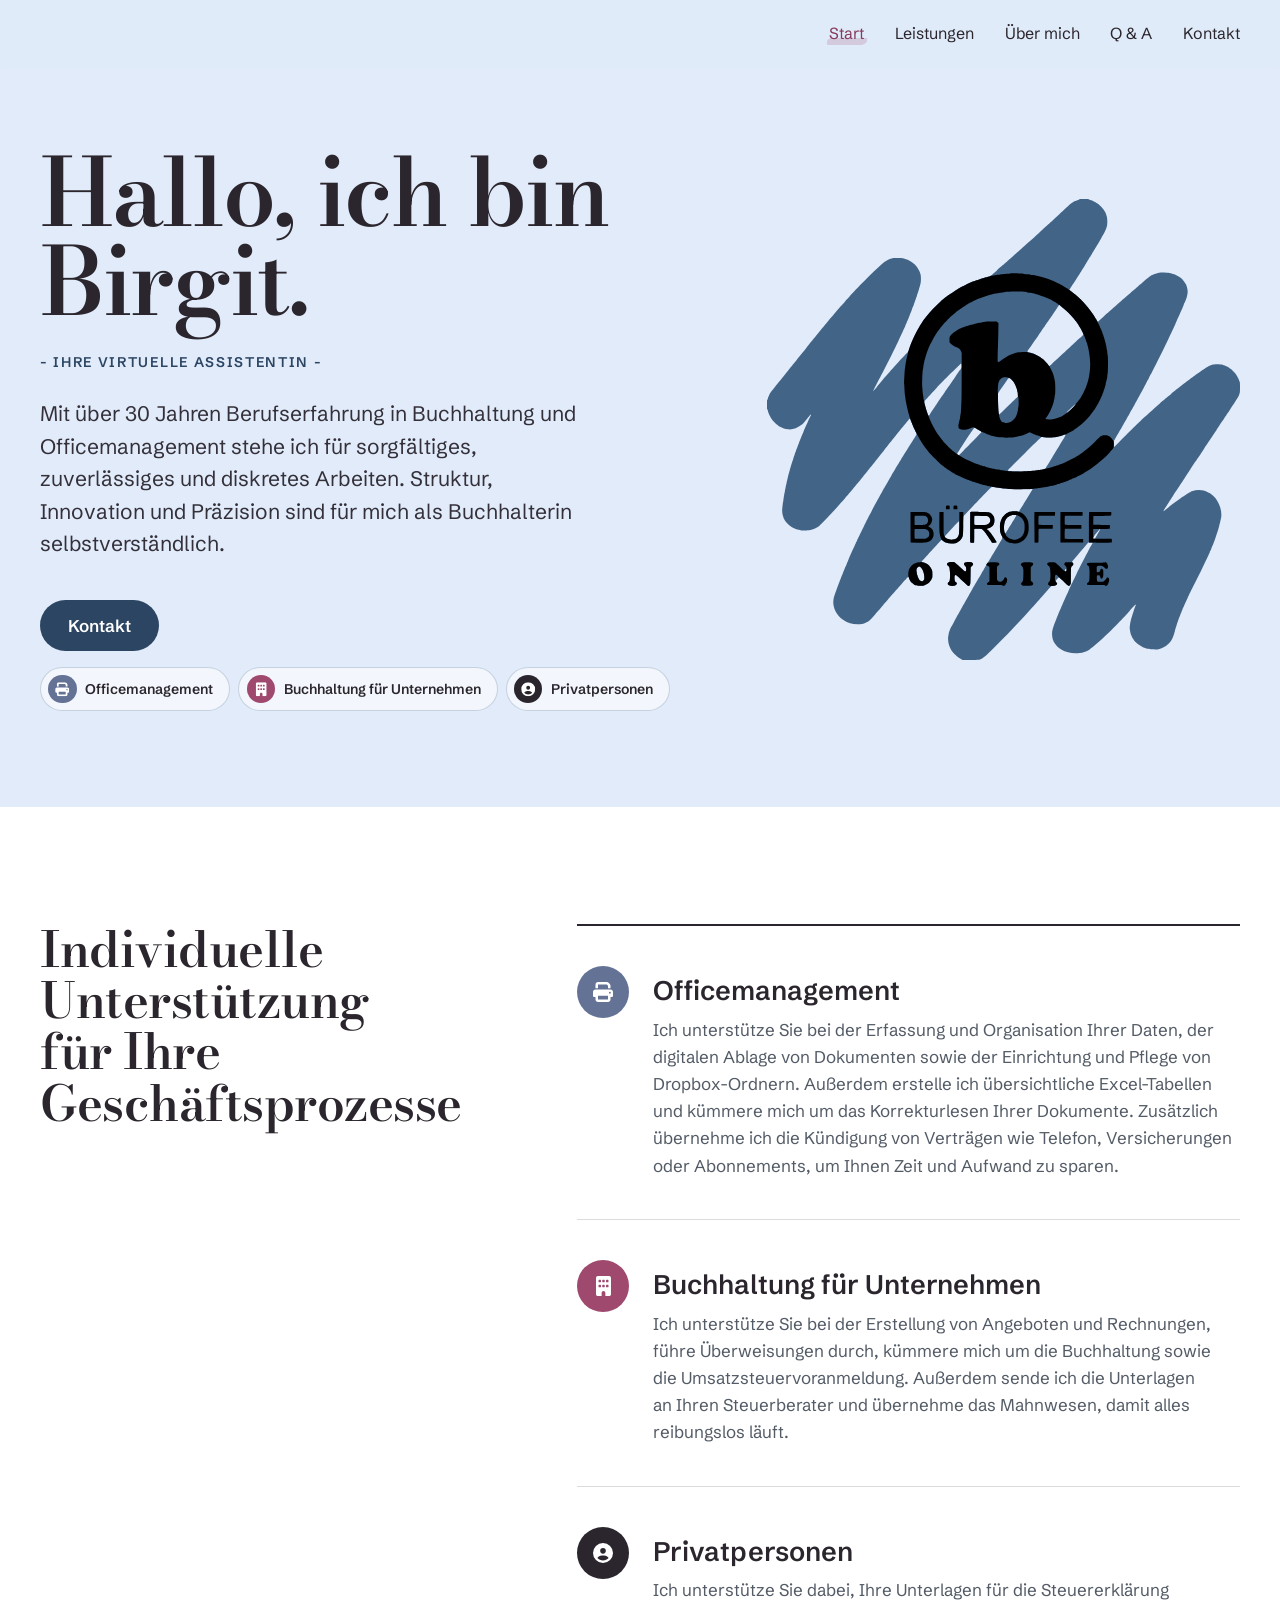
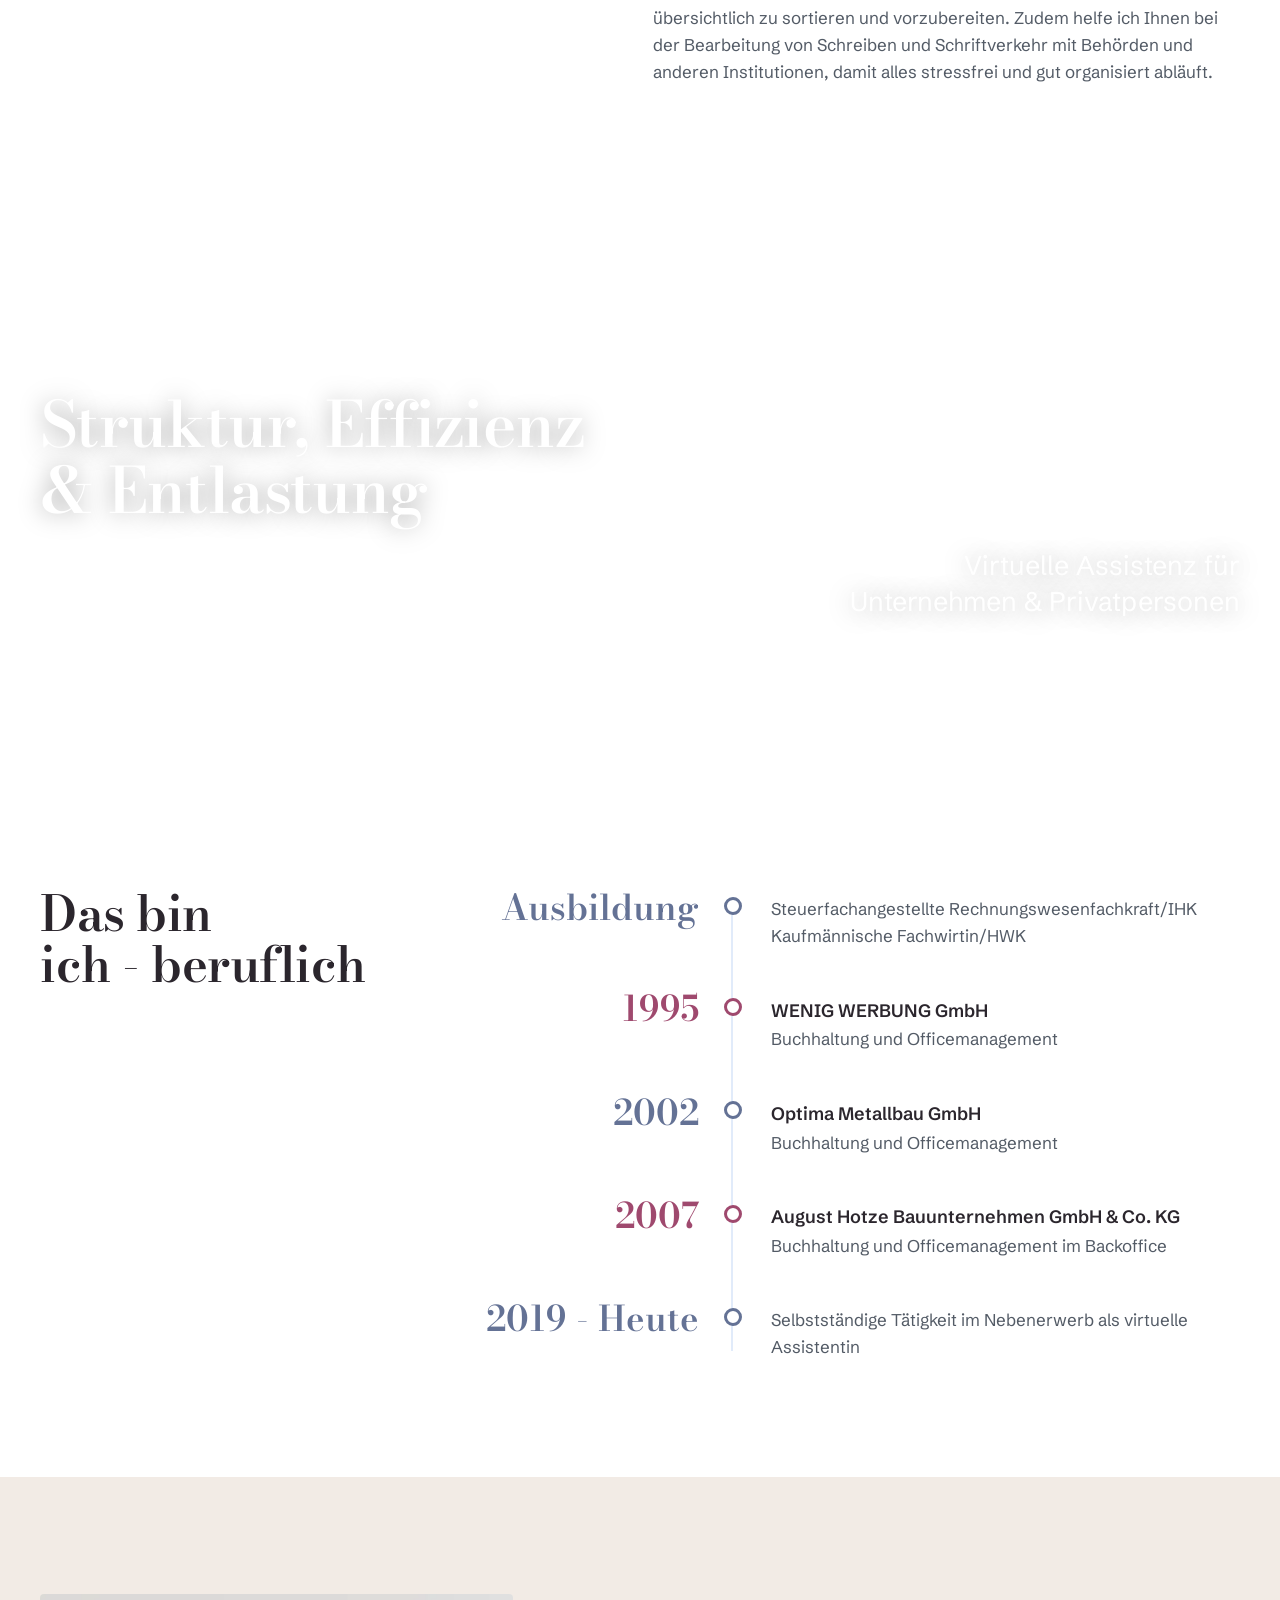
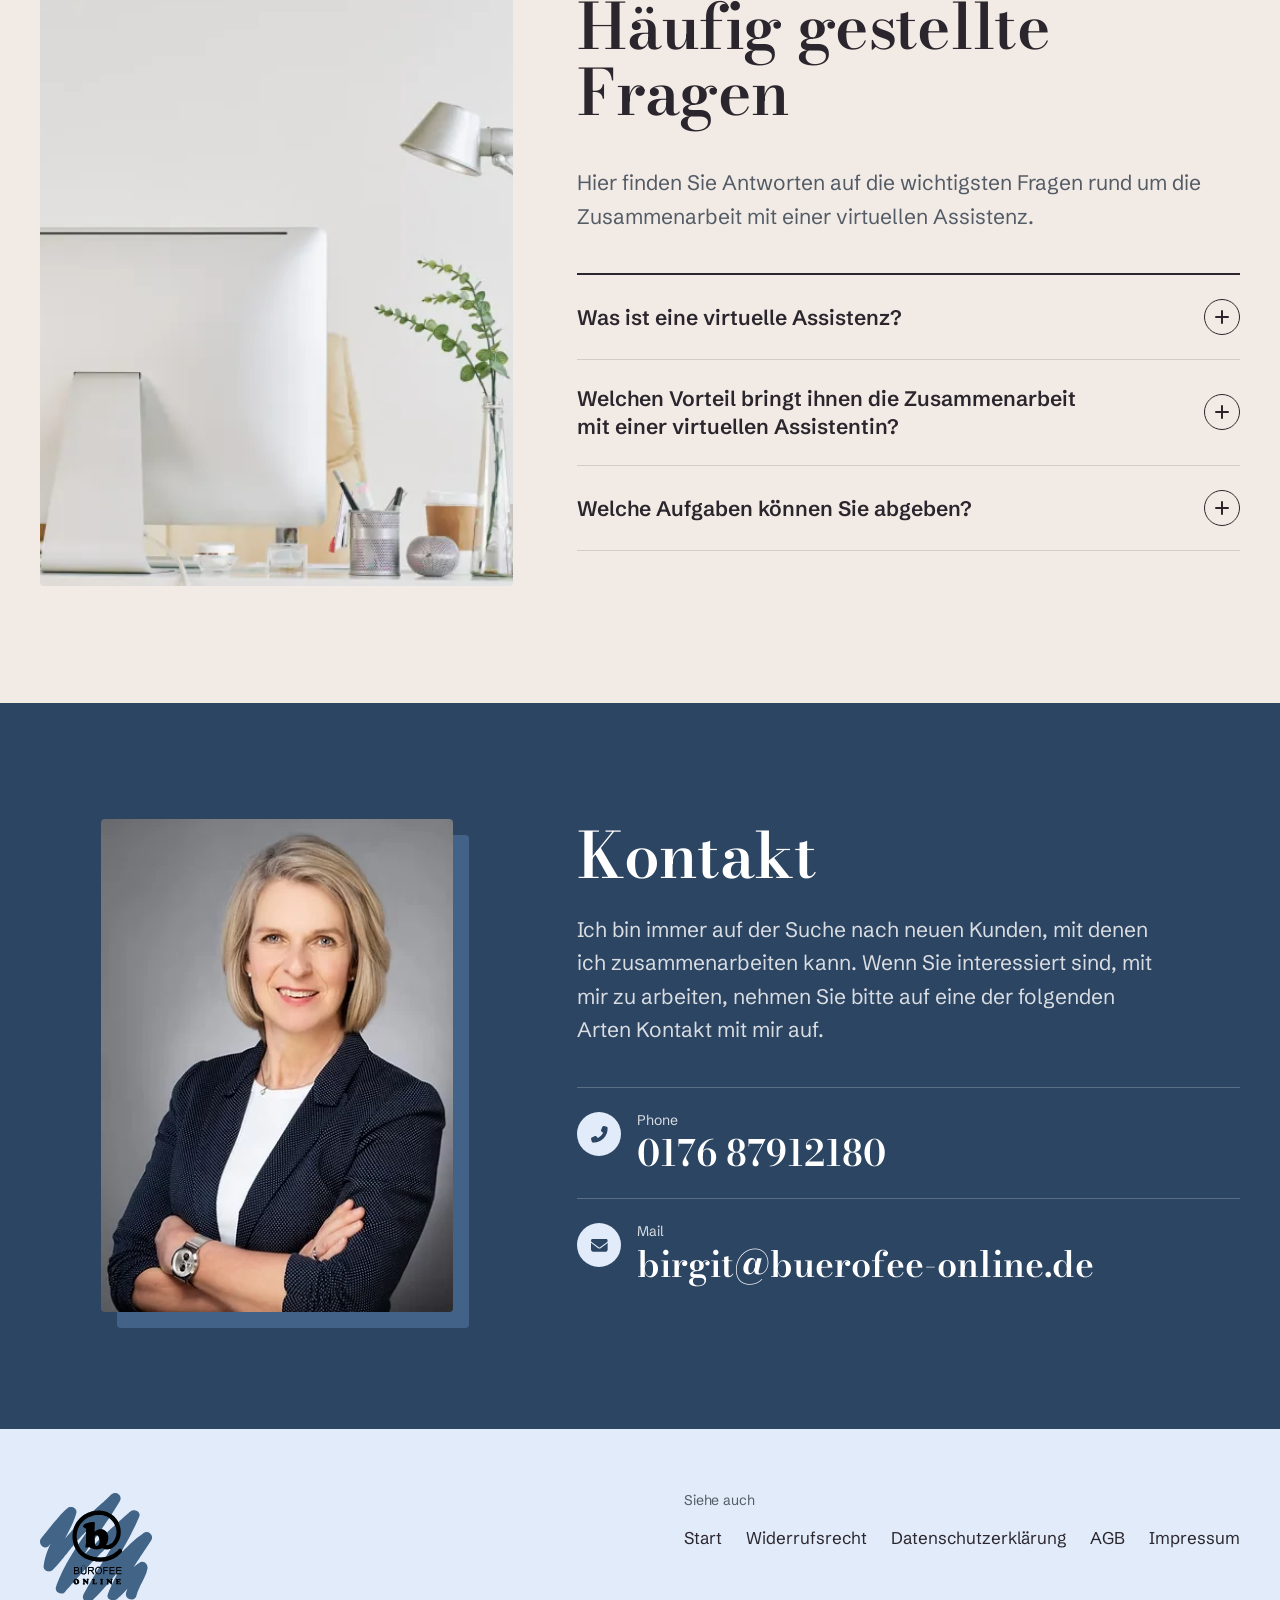
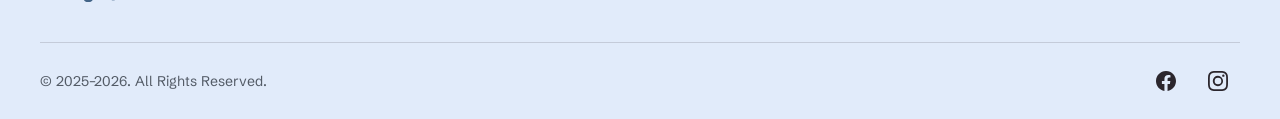
<file: index.html>
<!DOCTYPE html>
<html lang="de">
<head>
  <meta charset="utf-8">
  <meta name="viewport" content="width=device-width, initial-scale=1">
  <title>BÜROFEE - ONLINE</title>
  <meta name="description" content="bürofee online – Ihre virtuelle Assistenz für Büroorganisation, E-Mail-Management, Terminplanung und mehr. Effizient, zuverlässig und digital. Lassen Sie sich entlasten und gewinnen Sie wertvolle Zeit zurück!">
  <meta name="keywords" content="buerofee, bürofee, buerofee-online, bürofee-online, birgit zager, Oldenburg, Officemanagement, Buchhaltung, Privatpersonen, Struktur, Virtuelle Assistenz, Entlastung, Steuererklärung, Korrekturlesen, Einrichtung, Datenerfassung, Ablage, Steuerberater, Mahnwesen, Umsatzsteuervoranmeldung">
  <meta name="robots" content="index, follow">
  <meta name="author" content="Nicolas Preen">
  <meta name="theme-color" content="#e1ebfa">
  <link rel="canonical" href="https://buerofee-online.de/">
  <meta property="og:type" content="website">
  <meta property="og:locale" content="de_DE">
  <meta property="og:title" content="BÜROFEE - ONLINE">
  <meta property="og:description" content="bürofee online – Ihre virtuelle Assistenz für Büroorganisation, E-Mail-Management, Terminplanung und mehr. Effizient, zuverlässig und digital. Lassen Sie sich entlasten und gewinnen Sie wertvolle Zeit zurück!">
  <meta property="og:url" content="https://buerofee-online.de/">
  <meta property="og:image" content="https://buerofee-online.de/assets/img/logo-581.webp">
  <meta name="twitter:card" content="summary">
  <link rel="icon" href="ico/favicon.ico" sizes="any">
  <link rel="icon" type="image/png" sizes="32x32" href="ico/favicon-32x32.png">
  <link rel="icon" type="image/png" sizes="16x16" href="ico/favicon-16x16.png">
  <link rel="apple-touch-icon" sizes="180x180" href="ico/apple-touch-icon.png">
  <link rel="manifest" href="manifest.webmanifest">
  <link rel="stylesheet" href="css/main.css?v=413f9b0a">
  <script src="js/main.js?v=50b15113" defer></script>
  <script type="application/ld+json">{"@context":"https://schema.org","@type":"ProfessionalService","name":"Bürofee-Online","url":"https://buerofee-online.de/","image":"https://buerofee-online.de/assets/img/logo-581.webp","description":"Virtuelle Assistenz für Büroorganisation, E-Mail-Management, Terminplanung und mehr.","founder":{"@type":"Person","name":"Birgit Zager"},"email":"birgit@buerofee-online.de","telephone":"+49 176 87912180","address":{"@type":"PostalAddress","streetAddress":"Azaleenweg 4","postalCode":"26188","addressLocality":"Edewecht/Friedrichsfehn","addressCountry":"DE"},"sameAs":["https://www.facebook.com/buerofeeonline","https://www.instagram.com/buerofeeonline"]}</script>
</head>
<body class="page-home">
  <svg class="sprite" xmlns="http://www.w3.org/2000/svg" aria-hidden="true" focusable="false"><!-- Icons: Font Awesome Free 6.7.2 (CC BY 4.0, fontawesome.com/license/free); Facebook/Instagram: Bootstrap Icons (MIT) --><symbol id="i-bars" viewBox="0 0 448 512"><path d="M0 96C0 78.3 14.3 64 32 64l384 0c17.7 0 32 14.3 32 32s-14.3 32-32 32L32 128C14.3 128 0 113.7 0 96zM0 256c0-17.7 14.3-32 32-32l384 0c17.7 0 32 14.3 32 32s-14.3 32-32 32L32 288c-17.7 0-32-14.3-32-32zM448 416c0 17.7-14.3 32-32 32L32 448c-17.7 0-32-14.3-32-32s14.3-32 32-32l384 0c17.7 0 32 14.3 32 32z"/></symbol><symbol id="i-print" viewBox="0 0 512 512"><path d="M128 0C92.7 0 64 28.7 64 64l0 96 64 0 0-96 226.7 0L384 93.3l0 66.7 64 0 0-66.7c0-17-6.7-33.3-18.7-45.3L400 18.7C388 6.7 371.7 0 354.7 0L128 0zM384 352l0 32 0 64-256 0 0-64 0-16 0-16 256 0zm64 32l32 0c17.7 0 32-14.3 32-32l0-96c0-35.3-28.7-64-64-64L64 192c-35.3 0-64 28.7-64 64l0 96c0 17.7 14.3 32 32 32l32 0 0 64c0 35.3 28.7 64 64 64l256 0c35.3 0 64-28.7 64-64l0-64zM432 248a24 24 0 1 1 0 48 24 24 0 1 1 0-48z"/></symbol><symbol id="i-building" viewBox="0 0 384 512"><path d="M48 0C21.5 0 0 21.5 0 48L0 464c0 26.5 21.5 48 48 48l96 0 0-80c0-26.5 21.5-48 48-48s48 21.5 48 48l0 80 96 0c26.5 0 48-21.5 48-48l0-416c0-26.5-21.5-48-48-48L48 0zM64 240c0-8.8 7.2-16 16-16l32 0c8.8 0 16 7.2 16 16l0 32c0 8.8-7.2 16-16 16l-32 0c-8.8 0-16-7.2-16-16l0-32zm112-16l32 0c8.8 0 16 7.2 16 16l0 32c0 8.8-7.2 16-16 16l-32 0c-8.8 0-16-7.2-16-16l0-32c0-8.8 7.2-16 16-16zm80 16c0-8.8 7.2-16 16-16l32 0c8.8 0 16 7.2 16 16l0 32c0 8.8-7.2 16-16 16l-32 0c-8.8 0-16-7.2-16-16l0-32zM80 96l32 0c8.8 0 16 7.2 16 16l0 32c0 8.8-7.2 16-16 16l-32 0c-8.8 0-16-7.2-16-16l0-32c0-8.8 7.2-16 16-16zm80 16c0-8.8 7.2-16 16-16l32 0c8.8 0 16 7.2 16 16l0 32c0 8.8-7.2 16-16 16l-32 0c-8.8 0-16-7.2-16-16l0-32zM272 96l32 0c8.8 0 16 7.2 16 16l0 32c0 8.8-7.2 16-16 16l-32 0c-8.8 0-16-7.2-16-16l0-32c0-8.8 7.2-16 16-16z"/></symbol><symbol id="i-circle-user" viewBox="0 0 512 512"><path d="M399 384.2C376.9 345.8 335.4 320 288 320l-64 0c-47.4 0-88.9 25.8-111 64.2c35.2 39.2 86.2 63.8 143 63.8s107.8-24.7 143-63.8zM0 256a256 256 0 1 1 512 0A256 256 0 1 1 0 256zm256 16a72 72 0 1 0 0-144 72 72 0 1 0 0 144z"/></symbol><symbol id="i-phone-flip" viewBox="0 0 512 512"><path d="M347.1 24.6c7.7-18.6 28-28.5 47.4-23.2l88 24C499.9 30.2 512 46 512 64c0 247.4-200.6 448-448 448c-18 0-33.8-12.1-38.6-29.5l-24-88c-5.3-19.4 4.6-39.7 23.2-47.4l96-40c16.3-6.8 35.2-2.1 46.3 11.6L207.3 368c70.4-33.3 127.4-90.3 160.7-160.7L318.7 167c-13.7-11.2-18.4-30-11.6-46.3l40-96z"/></symbol><symbol id="i-envelope" viewBox="0 0 512 512"><path d="M48 64C21.5 64 0 85.5 0 112c0 15.1 7.1 29.3 19.2 38.4L236.8 313.6c11.4 8.5 27 8.5 38.4 0L492.8 150.4c12.1-9.1 19.2-23.3 19.2-38.4c0-26.5-21.5-48-48-48L48 64zM0 176L0 384c0 35.3 28.7 64 64 64l384 0c35.3 0 64-28.7 64-64l0-208L294.4 339.2c-22.8 17.1-54 17.1-76.8 0L0 176z"/></symbol><symbol id="i-angle-up" viewBox="0 0 448 512"><path d="M201.4 137.4c12.5-12.5 32.8-12.5 45.3 0l160 160c12.5 12.5 12.5 32.8 0 45.3s-32.8 12.5-45.3 0L224 205.3 86.6 342.6c-12.5 12.5-32.8 12.5-45.3 0s-12.5-32.8 0-45.3l160-160z"/></symbol><symbol id="i-facebook" viewBox="0 0 16 16"><path d="M16 8.049c0-4.446-3.582-8.05-8-8.05C3.58 0-.002 3.603-.002 8.05c0 4.017 2.926 7.347 6.75 7.951v-5.625h-2.03V8.05H6.75V6.275c0-2.017 1.195-3.131 3.022-3.131.876 0 1.791.157 1.791.157v1.98h-1.009c-.993 0-1.303.621-1.303 1.258v1.51h2.218l-.354 2.326H9.25V16c3.824-.604 6.75-3.934 6.75-7.951z"/></symbol><symbol id="i-instagram" viewBox="0 0 16 16"><path d="M8 0C5.829 0 5.556.01 4.703.048 3.85.088 3.269.222 2.76.42a3.917 3.917 0 0 0-1.417.923A3.927 3.927 0 0 0 .42 2.76C.222 3.268.087 3.85.048 4.7.01 5.555 0 5.827 0 8.001c0 2.172.01 2.444.048 3.297.04.852.174 1.433.372 1.942.205.526.478.972.923 1.417.444.445.89.719 1.416.923.51.198 1.09.333 1.942.372C5.555 15.99 5.827 16 8 16s2.444-.01 3.298-.048c.851-.04 1.434-.174 1.943-.372a3.916 3.916 0 0 0 1.416-.923c.445-.445.718-.891.923-1.417.197-.509.332-1.09.372-1.942C15.99 10.445 16 10.173 16 8s-.01-2.445-.048-3.299c-.04-.851-.175-1.433-.372-1.941a3.926 3.926 0 0 0-.923-1.417A3.911 3.911 0 0 0 13.24.42c-.51-.198-1.092-.333-1.943-.372C10.443.01 10.172 0 7.998 0h.003zm-.717 1.442h.718c2.136 0 2.389.007 3.232.046.78.035 1.204.166 1.486.275.373.145.64.319.92.599.28.28.453.546.598.92.11.281.24.705.275 1.485.039.843.047 1.096.047 3.231s-.008 2.389-.047 3.232c-.035.78-.166 1.203-.275 1.485a2.47 2.47 0 0 1-.599.919c-.28.28-.546.453-.92.598-.28.11-.704.24-1.485.276-.843.038-1.096.047-3.232.047s-2.39-.009-3.233-.047c-.78-.036-1.203-.166-1.485-.276a2.478 2.478 0 0 1-.92-.598 2.48 2.48 0 0 1-.6-.92c-.109-.281-.24-.705-.275-1.485-.038-.843-.046-1.096-.046-3.233 0-2.136.008-2.388.046-3.231.036-.78.166-1.204.276-1.486.145-.373.319-.64.599-.92.28-.28.546-.453.92-.598.282-.11.705-.24 1.485-.276.738-.034 1.024-.044 2.515-.045v.002zm4.988 1.328a.96.96 0 1 0 0 1.92.96.96 0 0 0 0-1.92zm-4.27 1.122a4.109 4.109 0 1 0 0 8.217 4.109 4.109 0 0 0 0-8.217zm0 1.441a2.667 2.667 0 1 1 0 5.334 2.667 2.667 0 0 1 0-5.334z"/></symbol></svg>
  <a class="skip-link" href="#main">Zum Inhalt springen</a>
  <button type="button" id="scrollToTopButton" class="to-top" aria-label="Nach oben"><svg class="icon icon--angle-up" aria-hidden="true" focusable="false"><use href="#i-angle-up"></use></svg></button>
  <header class="site-header" id="topbar">
    <div class="wrap site-header__inner">
      <a class="brand" href="index.html"><img class="brand__logo" src="assets/img/logo.svg" width="581" height="566" alt="Logo von buerofee-online" fetchpriority="low" decoding="async"></a>
      <nav class="navbar" aria-label="Hauptnavigation">
        <button class="navbar__toggler" type="button" data-offcanvas-open aria-controls="offcanvasNavbar" aria-expanded="false" aria-label="Menü öffnen"><svg class="icon icon--bars" aria-hidden="true" focusable="false"><use href="#i-bars"></use></svg></button>
        <div class="offcanvas" id="offcanvasNavbar">
          <div class="offcanvas__header">
            <p class="offcanvas__title" id="offcanvasNavbarLabel">Menü</p>
            <button type="button" class="offcanvas__close" data-offcanvas-close aria-label="Schließen"></button>
          </div>
          <div class="offcanvas__body">
            <ul class="nav-list">
              <li><a class="nav-list__link is-active" href="#heroSection">Start</a></li>
              <li><a class="nav-list__link" href="#servicesSection">Leistungen</a></li>
              <li><a class="nav-list__link" href="#timelineSection">Über mich</a></li>
              <li><a class="nav-list__link" href="#questionsSection">Q &amp; A</a></li>
              <li><a class="nav-list__link" href="#contactSection">Kontakt</a></li>
            </ul>
          </div>
        </div>
      </nav>
    </div>
  </header>
  <main id="main">
    <section id="heroSection" class="hero" tabindex="-1">
      <div class="wrap hero__grid">
        <div class="hero__text">
          <h1 class="hero__title"><span class="hero__line"><span class="tw-word"><span class="tw tw-0">H</span><span class="tw tw-1">a</span><span class="tw tw-2">l</span><span class="tw tw-3">l</span><span class="tw tw-4">o</span><span class="tw tw-5">,</span></span> <span class="tw-word"><span class="tw tw-6">i</span><span class="tw tw-7">c</span><span class="tw tw-8">h</span></span> <span class="tw-word"><span class="tw tw-9">b</span><span class="tw tw-10">i</span><span class="tw tw-11">n</span></span></span> <span class="hero__line"><span class="tw-word"><span class="tw tw-12">B</span><span class="tw tw-13">i</span><span class="tw tw-14">r</span><span class="tw tw-15">g</span><span class="tw tw-16">i</span><span class="tw tw-17">t</span><span class="tw tw-18">.</span></span></span></h1>
          <p class="hero__lead">- IHRE VIRTUELLE ASSISTENTIN -</p>
          <p class="hero__intro">
            Mit über 30 Jahren Berufserfahrung in Buchhaltung und Officemanagement
            stehe ich für sorgfältiges, zuverlässiges und diskretes Arbeiten.
            Struktur, Innovation und Präzision sind für mich als Buchhalterin
            selbstverständlich.
          </p>
          <div class="hero__actions">
            <a class="button" href="#contactSection">Kontakt</a>
            <ul class="overview" aria-label="Leistungen">
              <li><a class="overview__link overview__link--slate" href="#leistung-office"><svg class="icon icon--print" aria-hidden="true" focusable="false"><use href="#i-print"></use></svg><span>Officemanagement</span></a></li>
              <li><a class="overview__link overview__link--plum" href="#leistung-buchhaltung"><svg class="icon icon--building" aria-hidden="true" focusable="false"><use href="#i-building"></use></svg><span>Buchhaltung für Unternehmen</span></a></li>
              <li><a class="overview__link overview__link--ink" href="#leistung-privat"><svg class="icon icon--circle-user" aria-hidden="true" focusable="false"><use href="#i-circle-user"></use></svg><span>Privatpersonen</span></a></li>
            </ul>
          </div>
        </div>
        <div class="hero__media">
          <img class="hero__logo" src="assets/img/logo.svg" width="581" height="566" alt="Logo von buerofee-online" fetchpriority="high">
        </div>
      </div>
    </section>
    <section id="servicesSection" class="services" tabindex="-1">
      <div class="wrap services__grid">
        <h2 class="section-title services__title hyphens" lang="de" data-reveal>
          Individuelle Unterstützung für Ihre Geschäftsprozesse
        </h2>
        <div class="ledger">
          <article class="ledger__row" id="leistung-office" tabindex="-1" data-reveal>
            <div class="ledger__icon ledger__icon--slate"><svg class="icon icon--print" aria-hidden="true" focusable="false"><use href="#i-print"></use></svg></div>
            <h3 class="ledger__title">Officemanagement</h3>
            <p class="ledger__text">
              Ich unterstütze Sie bei der Erfassung und Organisation Ihrer Daten, der digitalen Ablage von
Dokumenten sowie der Einrichtung und Pflege von Dropbox-Ordnern. Außerdem erstelle ich
übersichtliche Excel-Tabellen und kümmere mich um das Korrekturlesen Ihrer Dokumente.
Zusätzlich übernehme ich die Kündigung von Verträgen wie Telefon, Versicherungen oder
Abonnements, um Ihnen Zeit und Aufwand zu sparen.
            </p>
          </article>
          <article class="ledger__row" id="leistung-buchhaltung" tabindex="-1" data-reveal>
            <div class="ledger__icon ledger__icon--plum"><svg class="icon icon--building" aria-hidden="true" focusable="false"><use href="#i-building"></use></svg></div>
            <h3 class="ledger__title">Buchhaltung für Unternehmen</h3>
            <p class="ledger__text">
              Ich unterstütze Sie bei der Erstellung von Angeboten und Rechnungen, führe
Überweisungen durch, kümmere mich um die Buchhaltung sowie die
Umsatzsteuervoranmeldung. Außerdem sende ich die Unterlagen an Ihren
Steuerberater und übernehme das Mahnwesen, damit alles reibungslos läuft.
            </p>
          </article>
          <article class="ledger__row" id="leistung-privat" tabindex="-1" data-reveal>
            <div class="ledger__icon ledger__icon--ink"><svg class="icon icon--circle-user" aria-hidden="true" focusable="false"><use href="#i-circle-user"></use></svg></div>
            <h3 class="ledger__title">Privatpersonen</h3>
            <p class="ledger__text">
              Ich unterstütze Sie dabei, Ihre Unterlagen für die Steuererklärung übersichtlich zu
sortieren und vorzubereiten. Zudem helfe ich Ihnen bei der Bearbeitung von
Schreiben und Schriftverkehr mit Behörden und anderen Institutionen, damit alles
stressfrei und gut organisiert abläuft.
            </p>
          </article>
        </div>
      </div>
    </section>
    <section class="band">
      <div class="wrap band__inner">
        <h2 class="band__title" data-reveal>
          Struktur, Effizienz &amp; Entlastung
        </h2>
        <h2 class="band__title band__title--sub" data-reveal>
          Virtuelle Assistenz für
          Unternehmen &amp; Privatpersonen
        </h2>
      </div>
    </section>
    <section id="timelineSection" class="about" tabindex="-1">
      <div class="wrap about__grid">
        <h2 class="section-title about__title hyphens" lang="de" data-reveal>
          Das bin ich&nbsp;- beruflich
        </h2>
        <ul class="timeline" data-reveal="line">
        <li class="timeline__item timeline__item--slate" data-reveal>
          <div class="timeline__date">Ausbildung</div>
          <div class="timeline__content">
            <div class="timeline__descr">
              Steuerfachangestellte Rechnungswesenfachkraft/IHK<br>
              Kaufmännische Fachwirtin/HWK
            </div>
          </div>
        </li>
        <li class="timeline__item timeline__item--plum" data-reveal>
          <div class="timeline__date">1995</div>
          <div class="timeline__content">
            <div class="timeline__title">WENIG WERBUNG GmbH</div>
            <div class="timeline__descr">
              Buchhaltung und Officemanagement
            </div>
          </div>
        </li>
        <li class="timeline__item timeline__item--slate" data-reveal>
          <div class="timeline__date">2002</div>
          <div class="timeline__content">
            <div class="timeline__title">Optima Metallbau GmbH</div>
            <div class="timeline__descr">
              Buchhaltung und Officemanagement
            </div>
          </div>
        </li>
        <li class="timeline__item timeline__item--plum" data-reveal>
          <div class="timeline__date">2007</div>
          <div class="timeline__content">
            <div class="timeline__title">August Hotze Bauunternehmen GmbH &amp; Co. KG</div>
            <div class="timeline__descr">
              Buchhaltung und Officemanagement im Backoffice
            </div>
          </div>
        </li>
        <li class="timeline__item timeline__item--slate" data-reveal>
          <div class="timeline__date">2019 - Heute</div>
          <div class="timeline__content">
            <div class="timeline__descr">
              Selbstständige Tätigkeit im Nebenerwerb als virtuelle Assistentin
            </div>
          </div>
        </li>
        </ul>
      </div>
    </section>
    <section id="questionsSection" class="faq" tabindex="-1">
      <div class="wrap faq__grid">
        <figure class="faq__media" data-reveal>
          <img class="faq__img" src="assets/img/desk-1600.webp" srcset="assets/img/desk-480.webp 480w, assets/img/desk-800.webp 800w, assets/img/desk-1200.webp 1200w, assets/img/desk-1600.webp 1600w" sizes="(min-width: 992px) 38vw, calc(100vw - 2rem)" width="2418" height="1614" alt="Schreibtisch Stock Image" loading="lazy" decoding="async">
        </figure>
        <div class="faq__body">
          <h2 class="section-title">
            Häufig gestellte Fragen
          </h2>
          <p class="faq__lead">
            Hier finden Sie Antworten auf die wichtigsten Fragen rund um
            die Zusammenarbeit mit einer virtuellen Assistenz.
          </p>
          <div class="accordion" data-accordion>
            <div class="accordion__item">
              <h3 class="accordion__header">
                <button class="accordion__button" type="button" data-accordion-button aria-expanded="false" aria-controls="collapseOne">
                  <span class="accordion__q">Was ist eine virtuelle Assistenz?</span><span class="accordion__sign" aria-hidden="true"></span>
                </button>
              </h3>
              <div id="collapseOne" class="accordion__panel">
                <div class="accordion__body">
                  <p>
                    Meine Zusammenarbeit mit Kunden findet vollständig online statt. Als Ihre persönliche
Assistentin biete ich Ihnen flexible und effiziente Unterstützung, indem ich moderne Tools
wie Dropbox für den Dokumentenaustausch, FaceTime oder Skype für Meetings sowie E-
Mail für eine schnelle Kommunikation nutze. Besonders im Bereich der Finanzbuchführung
und des Officemanagements kann ich Ihnen viel Arbeit abnehmen und Sie gezielt entlasten.
Durch den Einsatz digitaler Lösungen bleibt unsere Zusammenarbeit stets flexibel und
unabhängig vom Standort.
                  </p>
                </div>
              </div>
            </div>
            <div class="accordion__item">
              <h3 class="accordion__header">
                <button class="accordion__button" type="button" data-accordion-button aria-expanded="false" aria-controls="collapseTwo">
                  <span class="accordion__q">Welchen Vorteil bringt ihnen die Zusammenarbeit mit
                  einer virtuellen Assistentin?</span><span class="accordion__sign" aria-hidden="true"></span>
                </button>
              </h3>
              <div id="collapseTwo" class="accordion__panel">
                <div class="accordion__body">
                  <p>
                    Wenn Ihre To-Do-Liste immer länger wird und Sie das
                    Gefühl haben, nie wirklich fertig zu werden, ist es
                    Zeit, Aufgaben gezielt zu delegieren. Die
                    Zusammenarbeit mit einer virtuellen Assistentin
                    bietet Ihnen zahlreiche Vorteile: Sie gewinnen
                    wertvolle Zeit zurück, können sich auf Ihr
                    Kerngeschäft konzentrieren und profitieren von
                    flexibler, bedarfsgerechter Unterstützung – ganz
                    ohne feste Verträge oder zusätzliche Personalkosten.
                    Ich übernehme zeitintensive administrative Aufgaben,
                    damit Sie sich wieder auf das Wesentliche
                    fokussieren können.
                  </p>
                </div>
              </div>
            </div>
            <div class="accordion__item">
              <h3 class="accordion__header">
                <button class="accordion__button" type="button" data-accordion-button aria-expanded="false" aria-controls="collapseThree">
                  <span class="accordion__q">Welche Aufgaben können Sie abgeben?</span><span class="accordion__sign" aria-hidden="true"></span>
                </button>
              </h3>
              <div id="collapseThree" class="accordion__panel">
                <div class="accordion__body">
                  <p>
                    Eine einfache Methode ist, eine Liste aller
                    täglichen Aufgaben zu erstellen und gezielt jene
                    auszuwählen, die Sie delegieren können – vor allem
                    die, die Ihnen keinen Spaß machen und unnötig Zeit
                    sowie Energie kosten. Genau hier komme ich ins
                    Spiel. Ich übernehme für Sie zeitintensive Aufgaben
                    wie den Rechnungsversand, die Belegbuchung oder die
                    Überprüfung von Zahlungseingängen. So gewinnen Sie
                    wertvolle Stunden für Ihr Kerngeschäft – sei es die
                    Kundenbetreuung oder die Neukundengewinnung.
                  </p>
                </div>
              </div>
            </div>
          </div>
        </div>
      </div>
    </section>
    <section id="contactSection" class="contact" tabindex="-1">
      <div class="wrap contact__grid">
        <div class="contact__image" aria-hidden="true" data-reveal></div>
        <div class="contact__body" data-reveal>
          <h2 class="section-title contact__title">Kontakt</h2>
          <p class="contact__text">
            Ich bin immer auf der Suche nach neuen Kunden, mit denen ich zusammenarbeiten kann. Wenn Sie interessiert
            sind, mit mir zu arbeiten, nehmen Sie bitte auf eine der folgenden Arten Kontakt mit mir auf.
          </p>
          <div class="contact__item">
            <div class="contact__icon"><svg class="icon icon--phone-flip" aria-hidden="true" focusable="false"><use href="#i-phone-flip"></use></svg></div>
            <div>
              <h3 class="contact__label">Phone</h3>
              <a class="contact__link" href="tel:017687912180">0176 87912180</a>
            </div>
          </div>
          <div class="contact__item">
            <div class="contact__icon"><svg class="icon icon--envelope" aria-hidden="true" focusable="false"><use href="#i-envelope"></use></svg></div>
            <div>
              <h3 class="contact__label">Mail</h3>
              <a class="contact__link contact__link--mail"
                href="mailto:birgit@buerofee-online.de?subject=Anfrage%20Virtuelle%20Assistenz&amp;body=Guten%20Tag,%0D%0A%0D%0Aich%20interessiere%20mich%20für%20Ihre%20Dienstleistungen%20als%20virtuelle%20Assistentin.%20Bitte%20kontaktieren%20Sie%20mich%20für%20weitere%20Details.%0D%0A%0D%0AMit%20freundlichen%20Grüßen,%0D%0A[Ihr%20Name]">birgit@buerofee-online.de</a>
            </div>
          </div>
        </div>
      </div>
    </section>
  </main>
  <footer class="site-footer">
    <div class="wrap footer__main">
      <a class="footer__logo-link" href="index.html"><img class="footer__logo" src="assets/img/logo.svg" width="581" height="566" alt="Logo von buerofee-online" loading="lazy" decoding="async"></a>
      <div class="footer__nav">
        <h2 class="footer__title">Siehe auch</h2>
        <ul class="footer__list">
            <li><a href="index.html" class="footer__link">Start</a></li>
            <li><a href="widerrufsrecht.html" class="footer__link">Widerrufsrecht</a></li>
            <li><a href="datenschutz.html" class="footer__link">Datenschutzerklärung</a></li>
            <li><a href="agb.html" class="footer__link">AGB</a></li>
            <li><a href="impressum.html" class="footer__link">Impressum</a></li>
        </ul>
      </div>
    </div>
    <div class="wrap footer__bar">
      <p class="footer__copy">© 2025–2026. All Rights Reserved.</p>
      <ul class="social">
        <li><a class="social__link" href="https://www.facebook.com/buerofeeonline" target="_blank" rel="noopener noreferrer" aria-label="Facebook"><svg class="icon icon--social" aria-hidden="true" focusable="false"><use href="#i-facebook"></use></svg></a></li>
        <li><a class="social__link" href="https://www.instagram.com/buerofeeonline" target="_blank" rel="noopener noreferrer" aria-label="Instagram"><svg class="icon icon--social" aria-hidden="true" focusable="false"><use href="#i-instagram"></use></svg></a></li>
      </ul>
    </div>
  </footer>
</body>
</html>
</file>
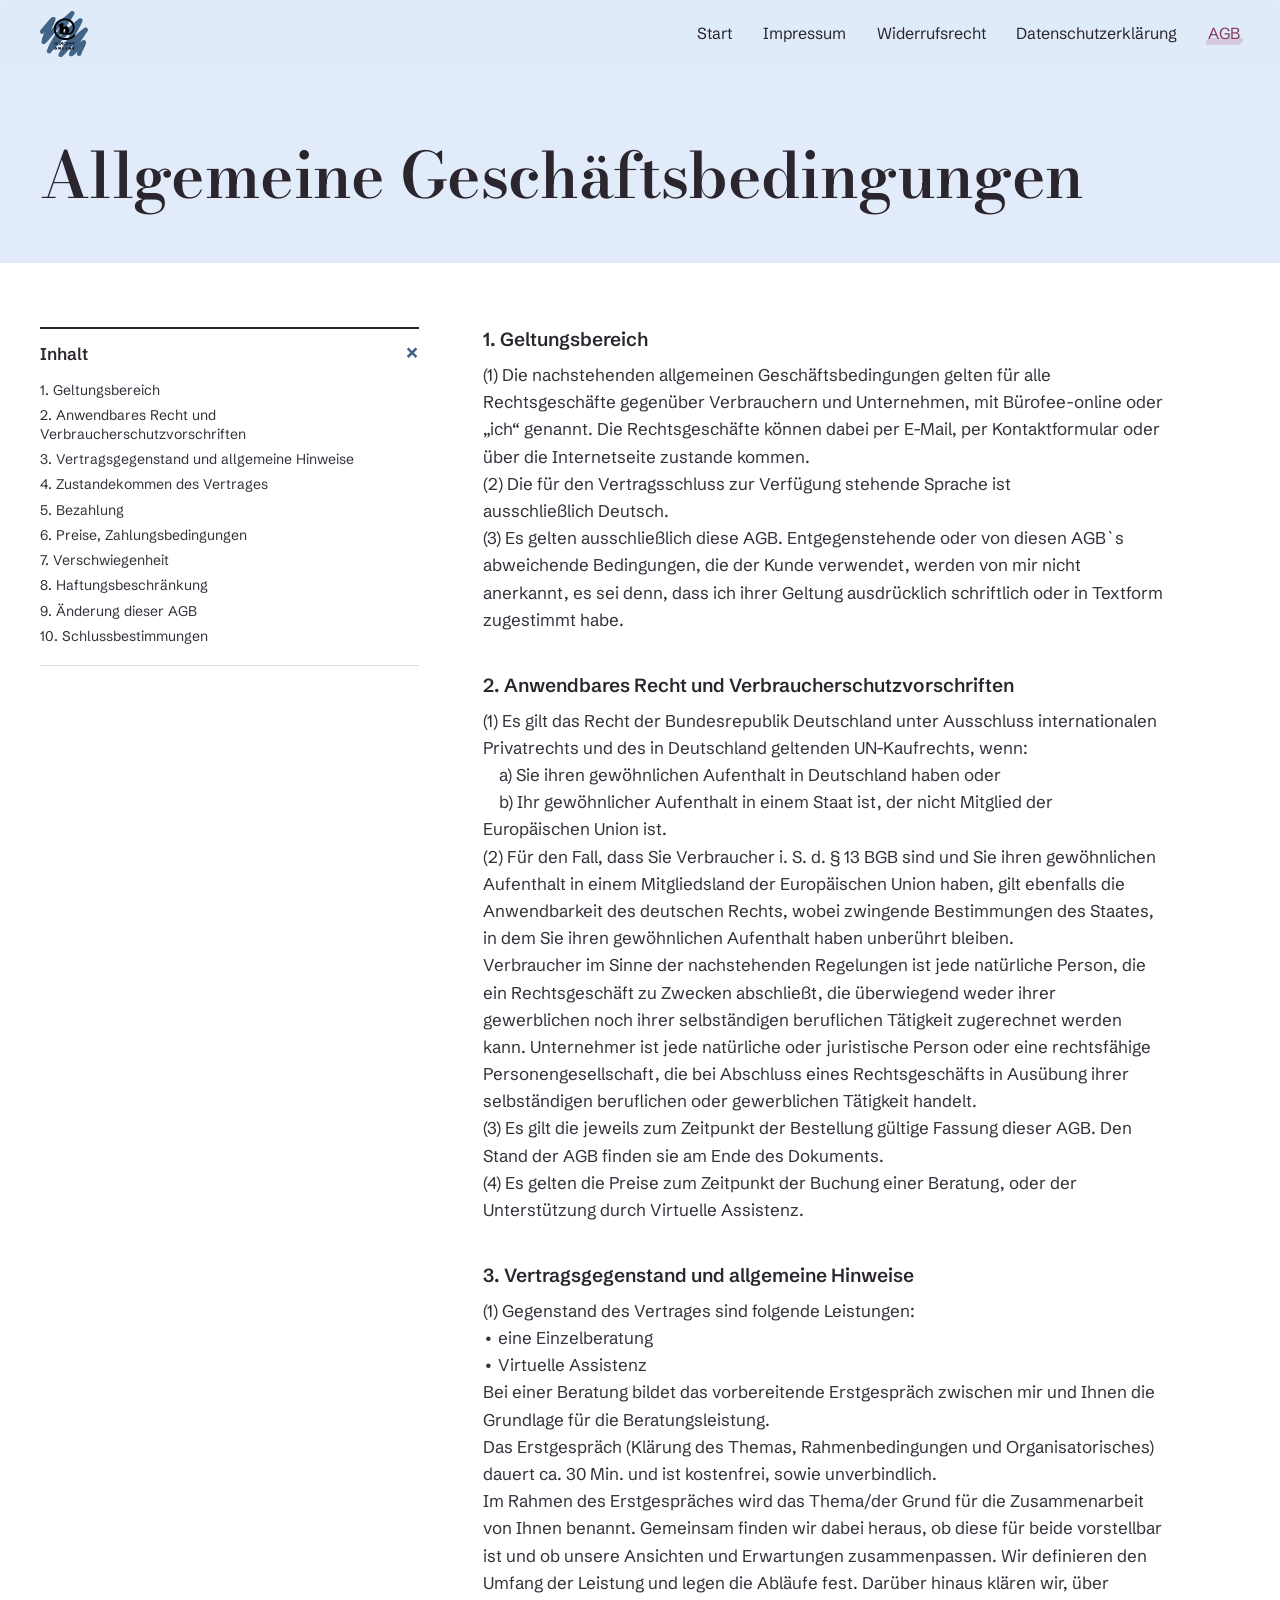
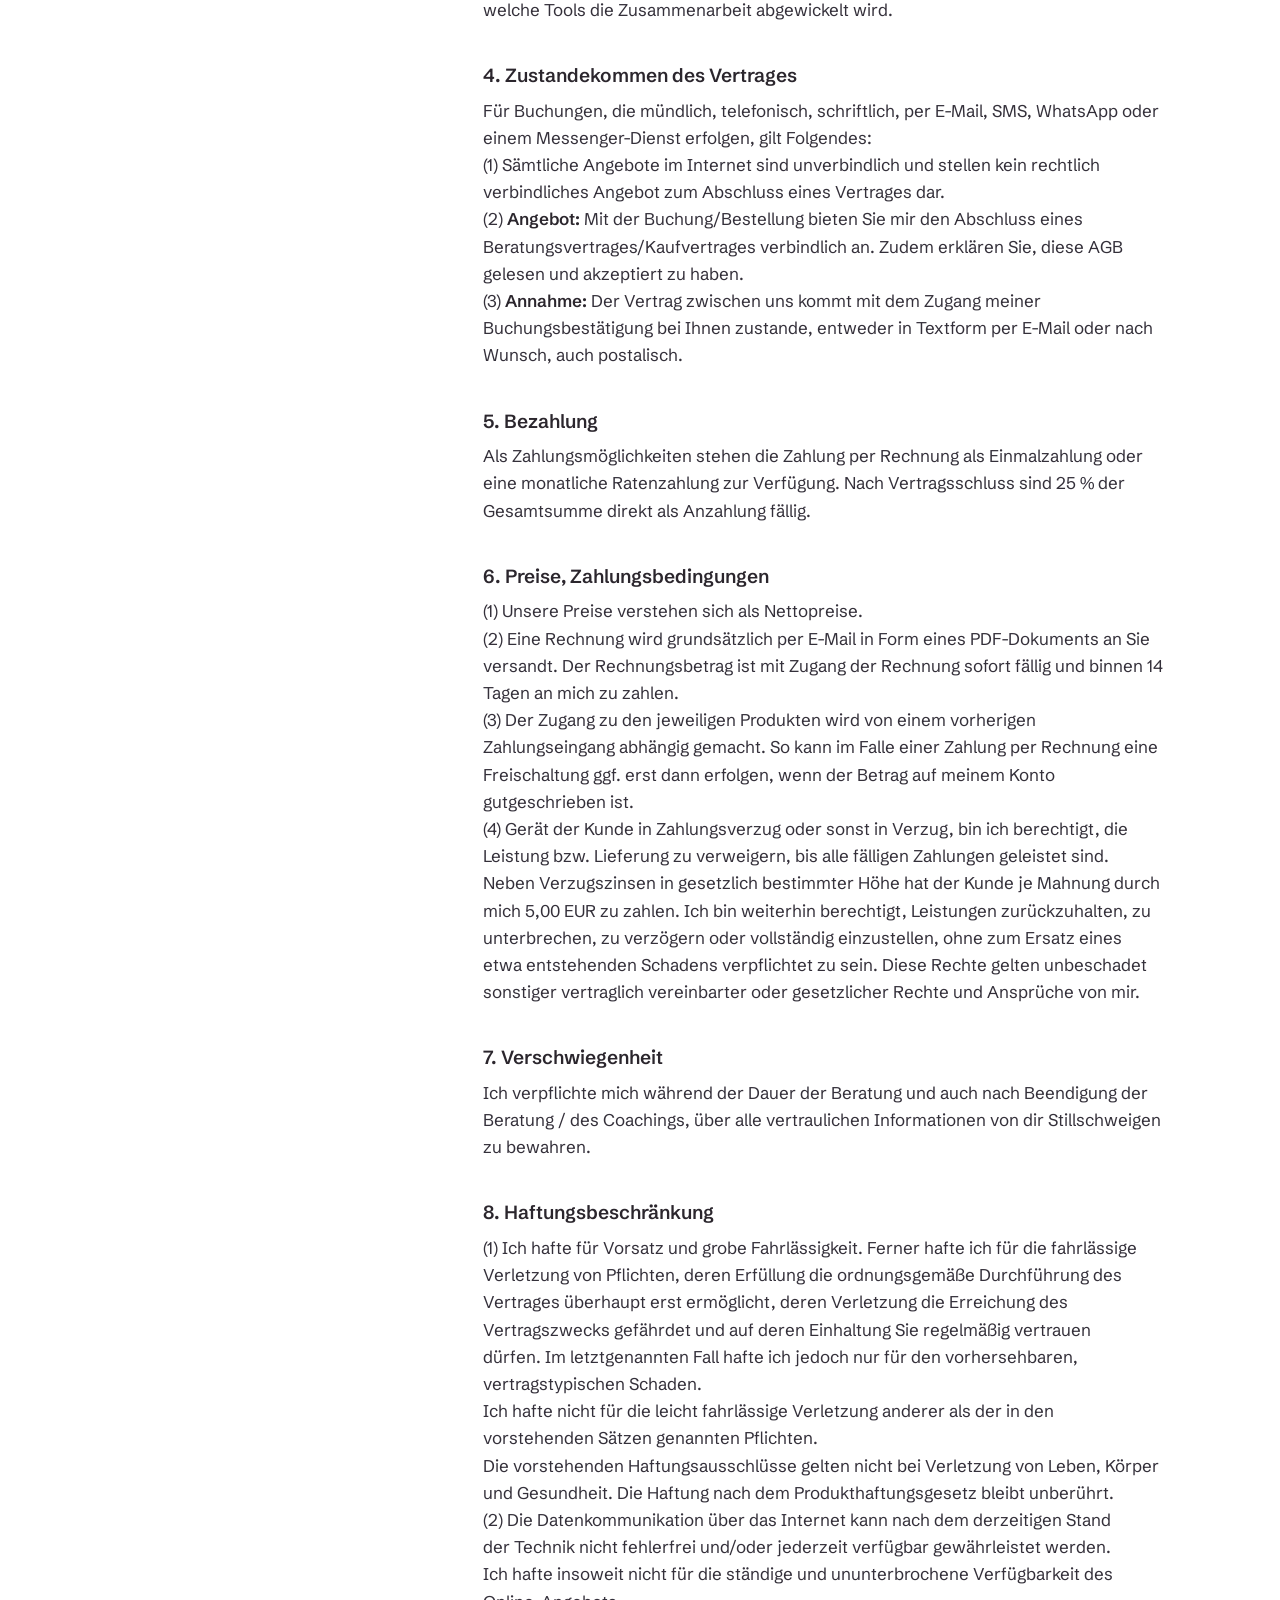
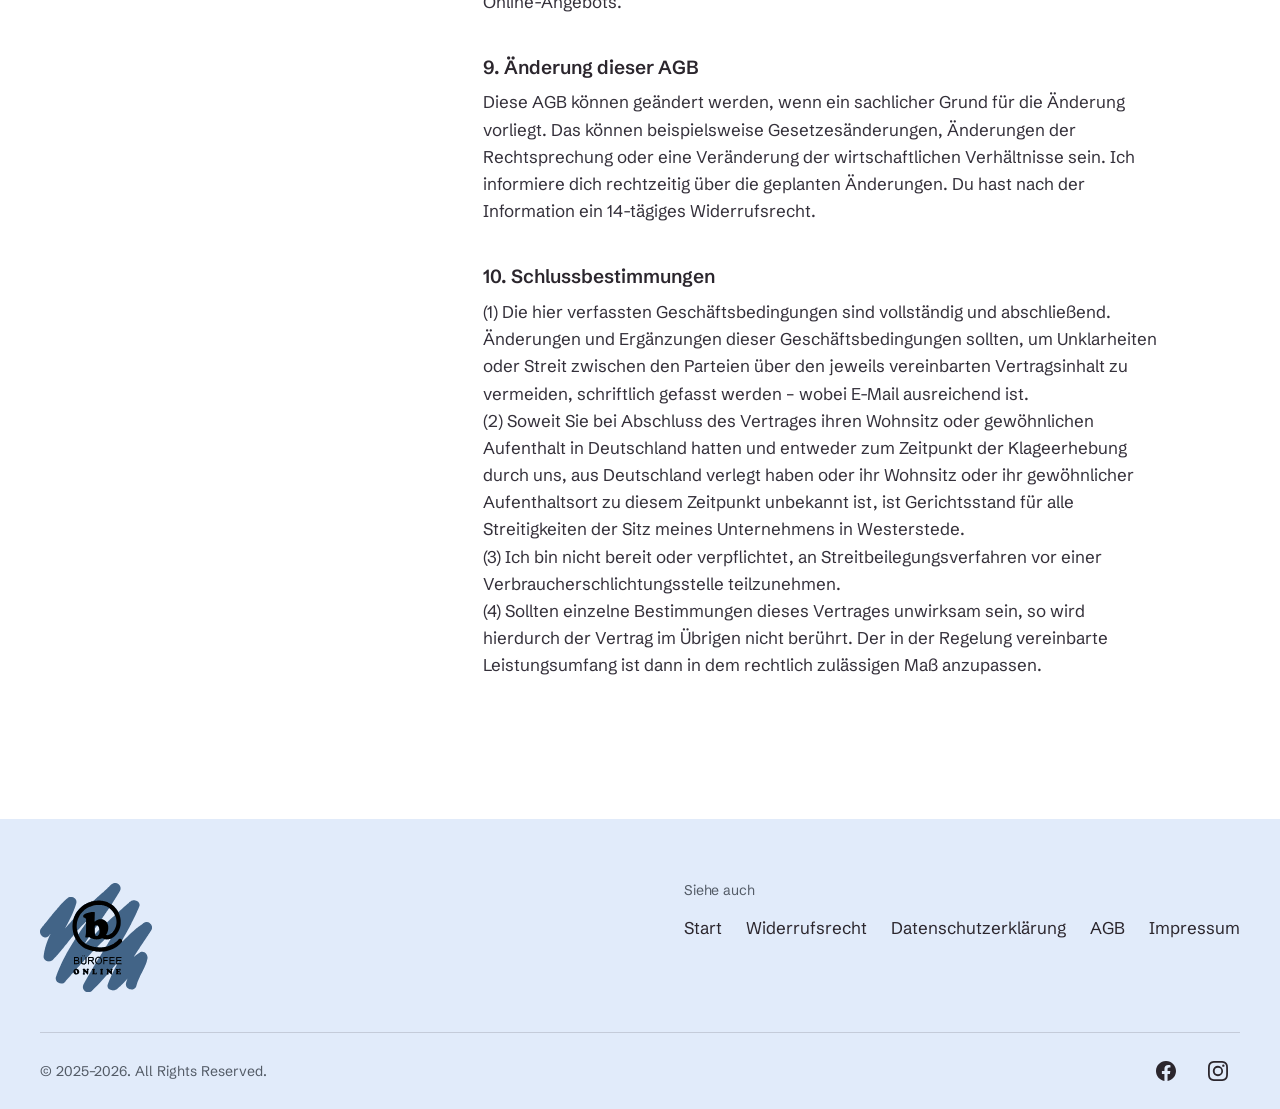
<file: agb.html>
<!DOCTYPE html>
<html lang="de">
<head>
  <meta charset="utf-8">
  <meta name="viewport" content="width=device-width, initial-scale=1">
  <title>BÜROFEE - ONLINE</title>
  <meta name="description" content="bürofee online – Ihre virtuelle Assistenz für Büroorganisation, E-Mail-Management, Terminplanung und mehr. Effizient, zuverlässig und digital. Lassen Sie sich entlasten und gewinnen Sie wertvolle Zeit zurück!">
  <meta name="keywords" content="buerofee, bürofee, buerofee-online, bürofee-online, birgit zager, Oldenburg, Officemanagement, Buchhaltung, Privatpersonen, Struktur, Virtuelle Assistenz, Entlastung, Steuererklärung, Korrekturlesen, Einrichtung, Datenerfassung, Ablage, Steuerberater, Mahnwesen, Umsatzsteuervoranmeldung">
  <meta name="robots" content="index, follow">
  <meta name="author" content="Nicolas Preen">
  <meta name="theme-color" content="#e1ebfa">
  <link rel="canonical" href="https://buerofee-online.de/agb.html">
  <meta property="og:type" content="website">
  <meta property="og:locale" content="de_DE">
  <meta property="og:title" content="BÜROFEE - ONLINE">
  <meta property="og:description" content="bürofee online – Ihre virtuelle Assistenz für Büroorganisation, E-Mail-Management, Terminplanung und mehr. Effizient, zuverlässig und digital. Lassen Sie sich entlasten und gewinnen Sie wertvolle Zeit zurück!">
  <meta property="og:url" content="https://buerofee-online.de/agb.html">
  <meta property="og:image" content="https://buerofee-online.de/assets/img/logo-581.webp">
  <meta name="twitter:card" content="summary">
  <link rel="icon" href="ico/favicon.ico" sizes="any">
  <link rel="icon" type="image/png" sizes="32x32" href="ico/favicon-32x32.png">
  <link rel="icon" type="image/png" sizes="16x16" href="ico/favicon-16x16.png">
  <link rel="apple-touch-icon" sizes="180x180" href="ico/apple-touch-icon.png">
  <link rel="manifest" href="manifest.webmanifest">
  <link rel="stylesheet" href="css/main.css?v=413f9b0a">
  <script src="js/main.js?v=50b15113" defer></script>
</head>
<body class="page-legal">
  <svg class="sprite" xmlns="http://www.w3.org/2000/svg" aria-hidden="true" focusable="false"><!-- Icons: Font Awesome Free 6.7.2 (CC BY 4.0, fontawesome.com/license/free); Facebook/Instagram: Bootstrap Icons (MIT) --><symbol id="i-bars" viewBox="0 0 448 512"><path d="M0 96C0 78.3 14.3 64 32 64l384 0c17.7 0 32 14.3 32 32s-14.3 32-32 32L32 128C14.3 128 0 113.7 0 96zM0 256c0-17.7 14.3-32 32-32l384 0c17.7 0 32 14.3 32 32s-14.3 32-32 32L32 288c-17.7 0-32-14.3-32-32zM448 416c0 17.7-14.3 32-32 32L32 448c-17.7 0-32-14.3-32-32s14.3-32 32-32l384 0c17.7 0 32 14.3 32 32z"/></symbol><symbol id="i-print" viewBox="0 0 512 512"><path d="M128 0C92.7 0 64 28.7 64 64l0 96 64 0 0-96 226.7 0L384 93.3l0 66.7 64 0 0-66.7c0-17-6.7-33.3-18.7-45.3L400 18.7C388 6.7 371.7 0 354.7 0L128 0zM384 352l0 32 0 64-256 0 0-64 0-16 0-16 256 0zm64 32l32 0c17.7 0 32-14.3 32-32l0-96c0-35.3-28.7-64-64-64L64 192c-35.3 0-64 28.7-64 64l0 96c0 17.7 14.3 32 32 32l32 0 0 64c0 35.3 28.7 64 64 64l256 0c35.3 0 64-28.7 64-64l0-64zM432 248a24 24 0 1 1 0 48 24 24 0 1 1 0-48z"/></symbol><symbol id="i-building" viewBox="0 0 384 512"><path d="M48 0C21.5 0 0 21.5 0 48L0 464c0 26.5 21.5 48 48 48l96 0 0-80c0-26.5 21.5-48 48-48s48 21.5 48 48l0 80 96 0c26.5 0 48-21.5 48-48l0-416c0-26.5-21.5-48-48-48L48 0zM64 240c0-8.8 7.2-16 16-16l32 0c8.8 0 16 7.2 16 16l0 32c0 8.8-7.2 16-16 16l-32 0c-8.8 0-16-7.2-16-16l0-32zm112-16l32 0c8.8 0 16 7.2 16 16l0 32c0 8.8-7.2 16-16 16l-32 0c-8.8 0-16-7.2-16-16l0-32c0-8.8 7.2-16 16-16zm80 16c0-8.8 7.2-16 16-16l32 0c8.8 0 16 7.2 16 16l0 32c0 8.8-7.2 16-16 16l-32 0c-8.8 0-16-7.2-16-16l0-32zM80 96l32 0c8.8 0 16 7.2 16 16l0 32c0 8.8-7.2 16-16 16l-32 0c-8.8 0-16-7.2-16-16l0-32c0-8.8 7.2-16 16-16zm80 16c0-8.8 7.2-16 16-16l32 0c8.8 0 16 7.2 16 16l0 32c0 8.8-7.2 16-16 16l-32 0c-8.8 0-16-7.2-16-16l0-32zM272 96l32 0c8.8 0 16 7.2 16 16l0 32c0 8.8-7.2 16-16 16l-32 0c-8.8 0-16-7.2-16-16l0-32c0-8.8 7.2-16 16-16z"/></symbol><symbol id="i-circle-user" viewBox="0 0 512 512"><path d="M399 384.2C376.9 345.8 335.4 320 288 320l-64 0c-47.4 0-88.9 25.8-111 64.2c35.2 39.2 86.2 63.8 143 63.8s107.8-24.7 143-63.8zM0 256a256 256 0 1 1 512 0A256 256 0 1 1 0 256zm256 16a72 72 0 1 0 0-144 72 72 0 1 0 0 144z"/></symbol><symbol id="i-phone-flip" viewBox="0 0 512 512"><path d="M347.1 24.6c7.7-18.6 28-28.5 47.4-23.2l88 24C499.9 30.2 512 46 512 64c0 247.4-200.6 448-448 448c-18 0-33.8-12.1-38.6-29.5l-24-88c-5.3-19.4 4.6-39.7 23.2-47.4l96-40c16.3-6.8 35.2-2.1 46.3 11.6L207.3 368c70.4-33.3 127.4-90.3 160.7-160.7L318.7 167c-13.7-11.2-18.4-30-11.6-46.3l40-96z"/></symbol><symbol id="i-envelope" viewBox="0 0 512 512"><path d="M48 64C21.5 64 0 85.5 0 112c0 15.1 7.1 29.3 19.2 38.4L236.8 313.6c11.4 8.5 27 8.5 38.4 0L492.8 150.4c12.1-9.1 19.2-23.3 19.2-38.4c0-26.5-21.5-48-48-48L48 64zM0 176L0 384c0 35.3 28.7 64 64 64l384 0c35.3 0 64-28.7 64-64l0-208L294.4 339.2c-22.8 17.1-54 17.1-76.8 0L0 176z"/></symbol><symbol id="i-angle-up" viewBox="0 0 448 512"><path d="M201.4 137.4c12.5-12.5 32.8-12.5 45.3 0l160 160c12.5 12.5 12.5 32.8 0 45.3s-32.8 12.5-45.3 0L224 205.3 86.6 342.6c-12.5 12.5-32.8 12.5-45.3 0s-12.5-32.8 0-45.3l160-160z"/></symbol><symbol id="i-facebook" viewBox="0 0 16 16"><path d="M16 8.049c0-4.446-3.582-8.05-8-8.05C3.58 0-.002 3.603-.002 8.05c0 4.017 2.926 7.347 6.75 7.951v-5.625h-2.03V8.05H6.75V6.275c0-2.017 1.195-3.131 3.022-3.131.876 0 1.791.157 1.791.157v1.98h-1.009c-.993 0-1.303.621-1.303 1.258v1.51h2.218l-.354 2.326H9.25V16c3.824-.604 6.75-3.934 6.75-7.951z"/></symbol><symbol id="i-instagram" viewBox="0 0 16 16"><path d="M8 0C5.829 0 5.556.01 4.703.048 3.85.088 3.269.222 2.76.42a3.917 3.917 0 0 0-1.417.923A3.927 3.927 0 0 0 .42 2.76C.222 3.268.087 3.85.048 4.7.01 5.555 0 5.827 0 8.001c0 2.172.01 2.444.048 3.297.04.852.174 1.433.372 1.942.205.526.478.972.923 1.417.444.445.89.719 1.416.923.51.198 1.09.333 1.942.372C5.555 15.99 5.827 16 8 16s2.444-.01 3.298-.048c.851-.04 1.434-.174 1.943-.372a3.916 3.916 0 0 0 1.416-.923c.445-.445.718-.891.923-1.417.197-.509.332-1.09.372-1.942C15.99 10.445 16 10.173 16 8s-.01-2.445-.048-3.299c-.04-.851-.175-1.433-.372-1.941a3.926 3.926 0 0 0-.923-1.417A3.911 3.911 0 0 0 13.24.42c-.51-.198-1.092-.333-1.943-.372C10.443.01 10.172 0 7.998 0h.003zm-.717 1.442h.718c2.136 0 2.389.007 3.232.046.78.035 1.204.166 1.486.275.373.145.64.319.92.599.28.28.453.546.598.92.11.281.24.705.275 1.485.039.843.047 1.096.047 3.231s-.008 2.389-.047 3.232c-.035.78-.166 1.203-.275 1.485a2.47 2.47 0 0 1-.599.919c-.28.28-.546.453-.92.598-.28.11-.704.24-1.485.276-.843.038-1.096.047-3.232.047s-2.39-.009-3.233-.047c-.78-.036-1.203-.166-1.485-.276a2.478 2.478 0 0 1-.92-.598 2.48 2.48 0 0 1-.6-.92c-.109-.281-.24-.705-.275-1.485-.038-.843-.046-1.096-.046-3.233 0-2.136.008-2.388.046-3.231.036-.78.166-1.204.276-1.486.145-.373.319-.64.599-.92.28-.28.546-.453.92-.598.282-.11.705-.24 1.485-.276.738-.034 1.024-.044 2.515-.045v.002zm4.988 1.328a.96.96 0 1 0 0 1.92.96.96 0 0 0 0-1.92zm-4.27 1.122a4.109 4.109 0 1 0 0 8.217 4.109 4.109 0 0 0 0-8.217zm0 1.441a2.667 2.667 0 1 1 0 5.334 2.667 2.667 0 0 1 0-5.334z"/></symbol></svg>
  <a class="skip-link" href="#main">Zum Inhalt springen</a>
  <button type="button" id="scrollToTopButton" class="to-top" aria-label="Nach oben"><svg class="icon icon--angle-up" aria-hidden="true" focusable="false"><use href="#i-angle-up"></use></svg></button>
  <header class="site-header" id="topbar">
    <div class="wrap site-header__inner">
      <a class="brand" href="index.html"><img class="brand__logo" src="assets/img/logo.svg" width="581" height="566" alt="Logo von buerofee-online" fetchpriority="low" decoding="async"></a>
      <nav class="navbar" aria-label="Hauptnavigation">
        <button class="navbar__toggler" type="button" data-offcanvas-open aria-controls="offcanvasNavbar" aria-expanded="false" aria-label="Menü öffnen"><svg class="icon icon--bars" aria-hidden="true" focusable="false"><use href="#i-bars"></use></svg></button>
        <div class="offcanvas" id="offcanvasNavbar">
          <div class="offcanvas__header">
            <p class="offcanvas__title" id="offcanvasNavbarLabel">Menü</p>
            <button type="button" class="offcanvas__close" data-offcanvas-close aria-label="Schließen"></button>
          </div>
          <div class="offcanvas__body">
            <ul class="nav-list">
              <li><a class="nav-list__link" href="index.html">Start</a></li>
              <li><a class="nav-list__link" href="impressum.html">Impressum</a></li>
              <li><a class="nav-list__link" href="widerrufsrecht.html">Widerrufsrecht</a></li>
              <li><a class="nav-list__link" href="datenschutz.html">Datenschutzerklärung</a></li>
              <li><a class="nav-list__link is-active" href="agb.html" aria-current="page">AGB</a></li>
            </ul>
          </div>
        </div>
      </nav>
    </div>
  </header>
  <main id="main">
    <section id="heroSection" class="page-hero">
      <div class="wrap">
        <h1 class="page-hero__title">Allgemeine Geschäftsbedingungen</h1>
      </div>
    </section>
    <section class="legal legal--toc">
      <div class="wrap legal__grid">
        <details class="toc" data-toc>
          <summary class="toc__summary">Inhalt</summary>
          <ol class="toc__list">
            <li><a class="toc__link" href="#abschnitt-1-geltungsbereich">1. Geltungsbereich</a></li>
            <li><a class="toc__link" href="#abschnitt-2-anwendbares-recht-und-verbraucherschutzvorschriften">2. Anwendbares Recht und Verbraucherschutzvorschriften</a></li>
            <li><a class="toc__link" href="#abschnitt-3-vertragsgegenstand-und-allgemeine-hinweise">3. Vertragsgegenstand und allgemeine Hinweise</a></li>
            <li><a class="toc__link" href="#abschnitt-4-zustandekommen-des-vertrages">4. Zustandekommen des Vertrages</a></li>
            <li><a class="toc__link" href="#abschnitt-5-bezahlung">5. Bezahlung</a></li>
            <li><a class="toc__link" href="#abschnitt-6-preise-zahlungsbedingungen">6. Preise, Zahlungsbedingungen</a></li>
            <li><a class="toc__link" href="#abschnitt-7-verschwiegenheit">7. Verschwiegenheit</a></li>
            <li><a class="toc__link" href="#abschnitt-8-haftungsbeschraenkung">8. Haftungsbeschränkung</a></li>
            <li><a class="toc__link" href="#abschnitt-9-aenderung-dieser-agb">9. Änderung dieser AGB</a></li>
            <li><a class="toc__link" href="#abschnitt-10-schlussbestimmungen">10. Schlussbestimmungen</a></li>
          </ol>
        </details>
        <div class="legal__inner">
                <h2 class="legal__h" id="abschnitt-1-geltungsbereich">1. Geltungsbereich</h2>
                <p>
                    (1) Die nachstehenden allgemeinen Geschäftsbedingungen gelten für alle Rechtsgeschäfte gegenüber
                    Verbrauchern und Unternehmen, mit Bürofee-online oder „ich“ genannt. Die Rechtsgeschäfte können
                    dabei per E-Mail, per Kontaktformular oder über die Internetseite zustande kommen.<br>
                    (2) Die für den Vertragsschluss zur Verfügung stehende Sprache ist ausschließlich Deutsch.<br>
                    (3) Es gelten ausschließlich diese AGB. Entgegenstehende oder von diesen AGB`s abweichende
                    Bedingungen, die der Kunde verwendet, werden von mir nicht anerkannt, es sei denn, dass ich ihrer
                    Geltung ausdrücklich schriftlich oder in Textform zugestimmt habe.</p>

                <h2 class="legal__h" id="abschnitt-2-anwendbares-recht-und-verbraucherschutzvorschriften">2. Anwendbares Recht und Verbraucherschutzvorschriften</h2>
                <p>
                    (1) Es gilt das Recht der Bundesrepublik Deutschland unter Ausschluss internationalen Privatrechts
                    und des in Deutschland geltenden UN-Kaufrechts, wenn:<br>
                    &nbsp;&nbsp;&nbsp;&nbsp;a) Sie ihren gewöhnlichen Aufenthalt in Deutschland haben oder<br>
                    &nbsp;&nbsp;&nbsp;&nbsp;b) Ihr gewöhnlicher Aufenthalt in einem Staat ist, der nicht Mitglied der
                    Europäischen Union ist.<br>
                    (2) Für den Fall, dass Sie Verbraucher i. S. d. § 13 BGB sind und Sie ihren gewöhnlichen Aufenthalt
                    in einem Mitgliedsland der Europäischen Union haben, gilt ebenfalls die Anwendbarkeit des deutschen
                    Rechts, wobei zwingende Bestimmungen des Staates, in dem Sie ihren gewöhnlichen Aufenthalt haben
                    unberührt bleiben.<br>
                    Verbraucher im Sinne der nachstehenden Regelungen ist jede natürliche Person, die ein Rechtsgeschäft
                    zu Zwecken abschließt, die überwiegend weder ihrer gewerblichen noch ihrer selbständigen beruflichen
                    Tätigkeit zugerechnet werden kann. Unternehmer ist jede natürliche oder juristische Person oder eine
                    rechtsfähige Personengesellschaft, die bei Abschluss eines Rechtsgeschäfts in Ausübung ihrer
                    selbständigen beruflichen oder gewerblichen Tätigkeit handelt.<br>
                    (3) Es gilt die jeweils zum Zeitpunkt der Bestellung gültige Fassung dieser AGB. Den Stand der AGB
                    finden sie am Ende des Dokuments.<br>
                    (4) Es gelten die Preise zum Zeitpunkt der Buchung einer Beratung, oder der Unterstützung durch
                    Virtuelle Assistenz.</p>

                <h2 class="legal__h" id="abschnitt-3-vertragsgegenstand-und-allgemeine-hinweise">3. Vertragsgegenstand und allgemeine Hinweise</h2>
                <p>
                    (1) Gegenstand des Vertrages sind folgende Leistungen:<br>
                    • eine Einzelberatung<br>
                    • Virtuelle Assistenz<br>
                    Bei einer Beratung bildet das vorbereitende Erstgespräch zwischen mir und Ihnen die Grundlage für
                    die Beratungsleistung.<br>
                    Das Erstgespräch (Klärung des Themas, Rahmenbedingungen und Organisatorisches) dauert ca. 30 Min.
                    und ist kostenfrei, sowie unverbindlich.<br>
                    Im Rahmen des Erstgespräches wird das Thema/der Grund für die Zusammenarbeit von Ihnen benannt.
                    Gemeinsam finden wir dabei heraus, ob diese für beide vorstellbar ist und ob unsere Ansichten und
                    Erwartungen zusammenpassen. Wir definieren den Umfang der Leistung und legen die Abläufe fest.
                    Darüber hinaus klären wir, über welche Tools die Zusammenarbeit abgewickelt wird.</p>

                <h2 class="legal__h" id="abschnitt-4-zustandekommen-des-vertrages">4. Zustandekommen des Vertrages</h2>
                <p>
                    Für Buchungen, die mündlich, telefonisch, schriftlich, per E-Mail, SMS, WhatsApp oder einem
                    Messenger-Dienst erfolgen, gilt Folgendes:<br>
                    (1) Sämtliche Angebote im Internet sind unverbindlich und stellen kein rechtlich verbindliches
                    Angebot zum Abschluss eines Vertrages dar.<br>
                    (2) <strong>Angebot:</strong> Mit der Buchung/Bestellung bieten Sie mir den Abschluss eines
                    Beratungsvertrages/Kaufvertrages verbindlich an. Zudem erklären Sie, diese AGB gelesen und
                    akzeptiert zu haben.<br>
                    (3) <strong>Annahme:</strong> Der Vertrag zwischen uns kommt mit dem Zugang meiner
                    Buchungsbestätigung bei Ihnen zustande, entweder in Textform per E-Mail oder nach Wunsch, auch
                    postalisch.</p>

                <h2 class="legal__h" id="abschnitt-5-bezahlung">5. Bezahlung</h2>
                <p>
                    Als Zahlungsmöglichkeiten stehen die Zahlung per Rechnung als Einmalzahlung oder eine monatliche
                    Ratenzahlung zur Verfügung. Nach Vertragsschluss sind 25 % der Gesamtsumme direkt als Anzahlung
                    fällig.</p>

                <h2 class="legal__h" id="abschnitt-6-preise-zahlungsbedingungen">6. Preise, Zahlungsbedingungen</h2>
                <p>
                    (1) Unsere Preise verstehen sich als Nettopreise.<br>
                    (2) Eine Rechnung wird grundsätzlich per E-Mail in Form eines PDF-Dokuments an Sie versandt. Der
                    Rechnungsbetrag ist mit Zugang der Rechnung sofort fällig und binnen 14 Tagen an mich zu zahlen.<br>
                    (3) Der Zugang zu den jeweiligen Produkten wird von einem vorherigen Zahlungseingang abhängig
                    gemacht. So kann im Falle einer Zahlung per Rechnung eine Freischaltung ggf. erst dann erfolgen,
                    wenn der Betrag auf meinem Konto gutgeschrieben ist.<br>
                    (4) Gerät der Kunde in Zahlungsverzug oder sonst in Verzug, bin ich berechtigt, die Leistung bzw.
                    Lieferung zu verweigern, bis alle fälligen Zahlungen geleistet sind. Neben Verzugszinsen in
                    gesetzlich bestimmter Höhe hat der Kunde je Mahnung durch mich 5,00 EUR zu zahlen. Ich bin weiterhin
                    berechtigt, Leistungen zurückzuhalten, zu unterbrechen, zu verzögern oder vollständig einzustellen,
                    ohne zum Ersatz eines etwa entstehenden Schadens verpflichtet zu sein. Diese Rechte gelten
                    unbeschadet sonstiger vertraglich vereinbarter oder gesetzlicher Rechte und Ansprüche von mir.</p>

                <h2 class="legal__h" id="abschnitt-7-verschwiegenheit">7. Verschwiegenheit</h2>
                <p>
                    Ich verpflichte mich während der Dauer der Beratung und auch nach Beendigung der Beratung / des
                    Coachings, über alle vertraulichen Informationen von dir Stillschweigen zu bewahren.</p>

                <h2 class="legal__h" id="abschnitt-8-haftungsbeschraenkung">8. Haftungsbeschränkung</h2>
                <p>
                    (1) Ich hafte für Vorsatz und grobe Fahrlässigkeit. Ferner hafte ich für die fahrlässige Verletzung
                    von Pflichten, deren Erfüllung die ordnungsgemäße Durchführung des Vertrages überhaupt erst
                    ermöglicht, deren Verletzung die Erreichung des Vertragszwecks gefährdet und auf deren Einhaltung
                    Sie regelmäßig vertrauen dürfen. Im letztgenannten Fall hafte ich jedoch nur für den vorhersehbaren,
                    vertragstypischen Schaden.<br>
                    Ich hafte nicht für die leicht fahrlässige Verletzung anderer als der in den vorstehenden Sätzen
                    genannten Pflichten.<br>
                    Die vorstehenden Haftungsausschlüsse gelten nicht bei Verletzung von Leben, Körper und Gesundheit.
                    Die Haftung nach dem Produkthaftungsgesetz bleibt unberührt.<br>
                    (2) Die Datenkommunikation über das Internet kann nach dem derzeitigen Stand der Technik nicht
                    fehlerfrei und/oder jederzeit verfügbar gewährleistet werden. Ich hafte insoweit nicht für die
                    ständige und ununterbrochene Verfügbarkeit des Online-Angebots.</p>

                <h2 class="legal__h" id="abschnitt-9-aenderung-dieser-agb">9. Änderung dieser AGB</h2>
                <p>
                    Diese AGB können geändert werden, wenn ein sachlicher Grund für die Änderung vorliegt. Das können
                    beispielsweise Gesetzesänderungen, Änderungen der Rechtsprechung oder eine Veränderung der
                    wirtschaftlichen Verhältnisse sein. Ich informiere dich rechtzeitig über die geplanten Änderungen.
                    Du hast nach der Information ein 14-tägiges Widerrufsrecht.</p>

                <h2 class="legal__h" id="abschnitt-10-schlussbestimmungen">10. Schlussbestimmungen</h2>
                <p>
                    (1) Die hier verfassten Geschäftsbedingungen sind vollständig und abschließend. Änderungen und
                    Ergänzungen dieser Geschäftsbedingungen sollten, um Unklarheiten oder Streit zwischen den Parteien
                    über den jeweils vereinbarten Vertragsinhalt zu vermeiden, schriftlich gefasst werden – wobei E-Mail
                    ausreichend ist.<br>
                    (2) Soweit Sie bei Abschluss des Vertrages ihren Wohnsitz oder gewöhnlichen Aufenthalt in
                    Deutschland hatten und entweder zum Zeitpunkt der Klageerhebung durch uns, aus Deutschland verlegt
                    haben oder ihr Wohnsitz oder ihr gewöhnlicher Aufenthaltsort zu diesem Zeitpunkt unbekannt ist, ist
                    Gerichtsstand für alle Streitigkeiten der Sitz meines Unternehmens in Westerstede.<br>
                    (3) Ich bin nicht bereit oder verpflichtet, an Streitbeilegungsverfahren vor einer
                    Verbraucherschlichtungsstelle teilzunehmen.<br>
                    (4) Sollten einzelne Bestimmungen dieses Vertrages unwirksam sein, so wird hierdurch der Vertrag im
                    Übrigen nicht berührt. Der in der Regelung vereinbarte Leistungsumfang ist dann in dem rechtlich
                    zulässigen Maß anzupassen.</p>
        </div>
      </div>
    </section>
  </main>
  <footer class="site-footer">
    <div class="wrap footer__main">
      <a class="footer__logo-link" href="index.html"><img class="footer__logo" src="assets/img/logo.svg" width="581" height="566" alt="Logo von buerofee-online" loading="lazy" decoding="async"></a>
      <div class="footer__nav">
        <h2 class="footer__title">Siehe auch</h2>
        <ul class="footer__list">
            <li><a href="index.html" class="footer__link">Start</a></li>
            <li><a href="widerrufsrecht.html" class="footer__link">Widerrufsrecht</a></li>
            <li><a href="datenschutz.html" class="footer__link">Datenschutzerklärung</a></li>
            <li><a href="agb.html" class="footer__link">AGB</a></li>
            <li><a href="impressum.html" class="footer__link">Impressum</a></li>
        </ul>
      </div>
    </div>
    <div class="wrap footer__bar">
      <p class="footer__copy">© 2025–2026. All Rights Reserved.</p>
      <ul class="social">
        <li><a class="social__link" href="https://www.facebook.com/buerofeeonline" target="_blank" rel="noopener noreferrer" aria-label="Facebook"><svg class="icon icon--social" aria-hidden="true" focusable="false"><use href="#i-facebook"></use></svg></a></li>
        <li><a class="social__link" href="https://www.instagram.com/buerofeeonline" target="_blank" rel="noopener noreferrer" aria-label="Instagram"><svg class="icon icon--social" aria-hidden="true" focusable="false"><use href="#i-instagram"></use></svg></a></li>
      </ul>
    </div>
  </footer>
</body>
</html>
</file>
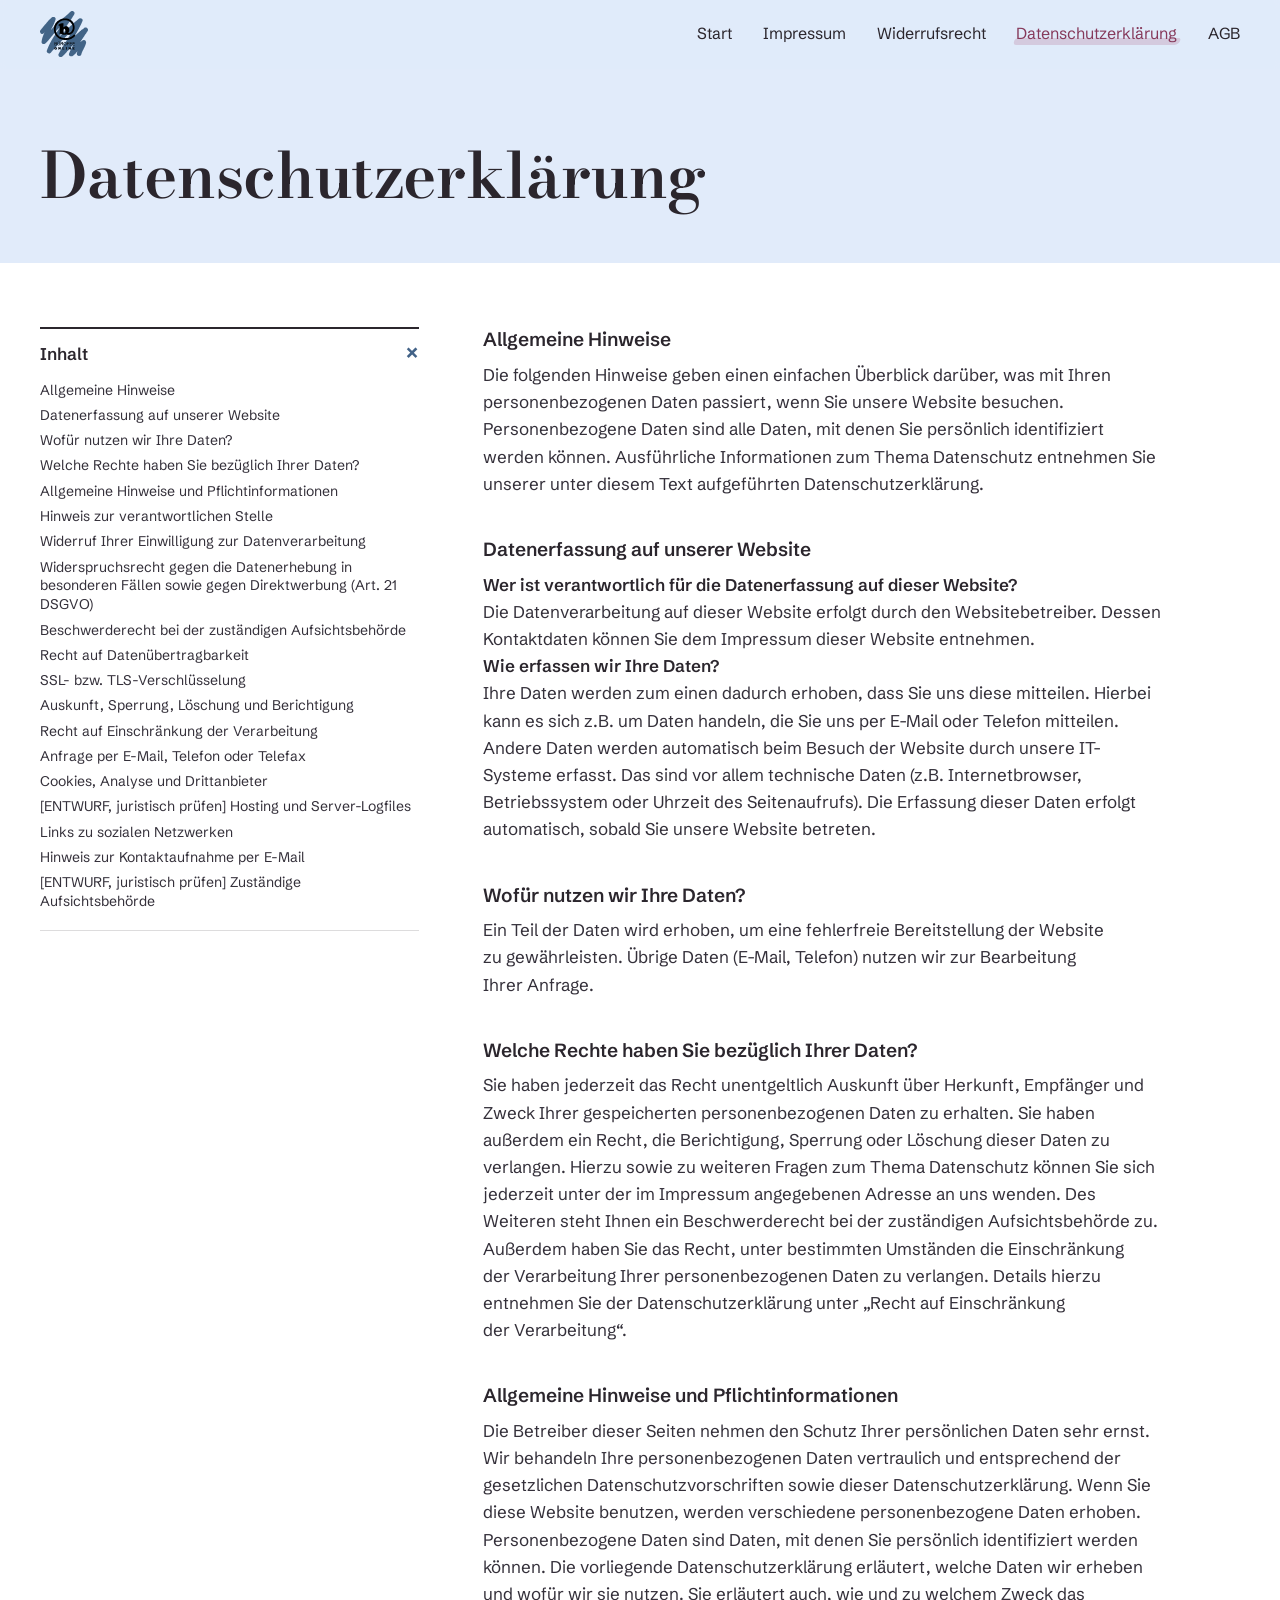
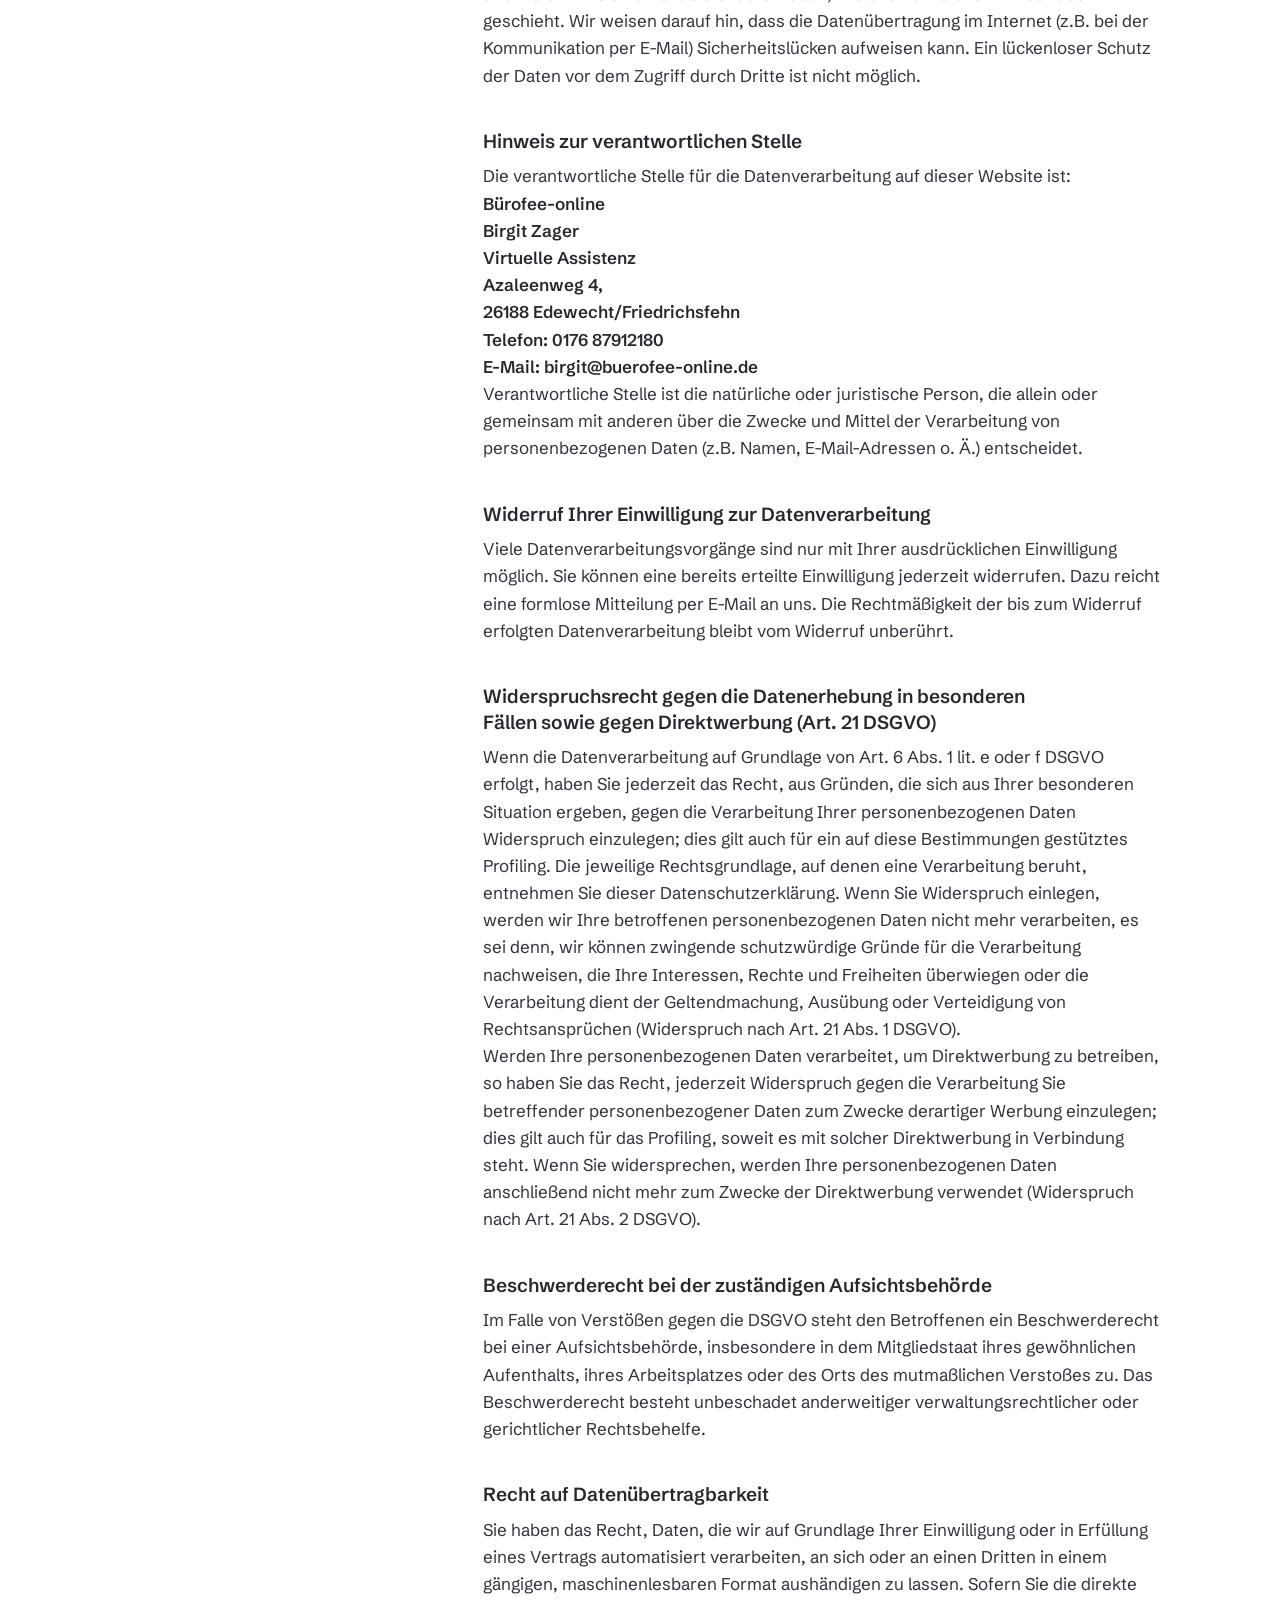
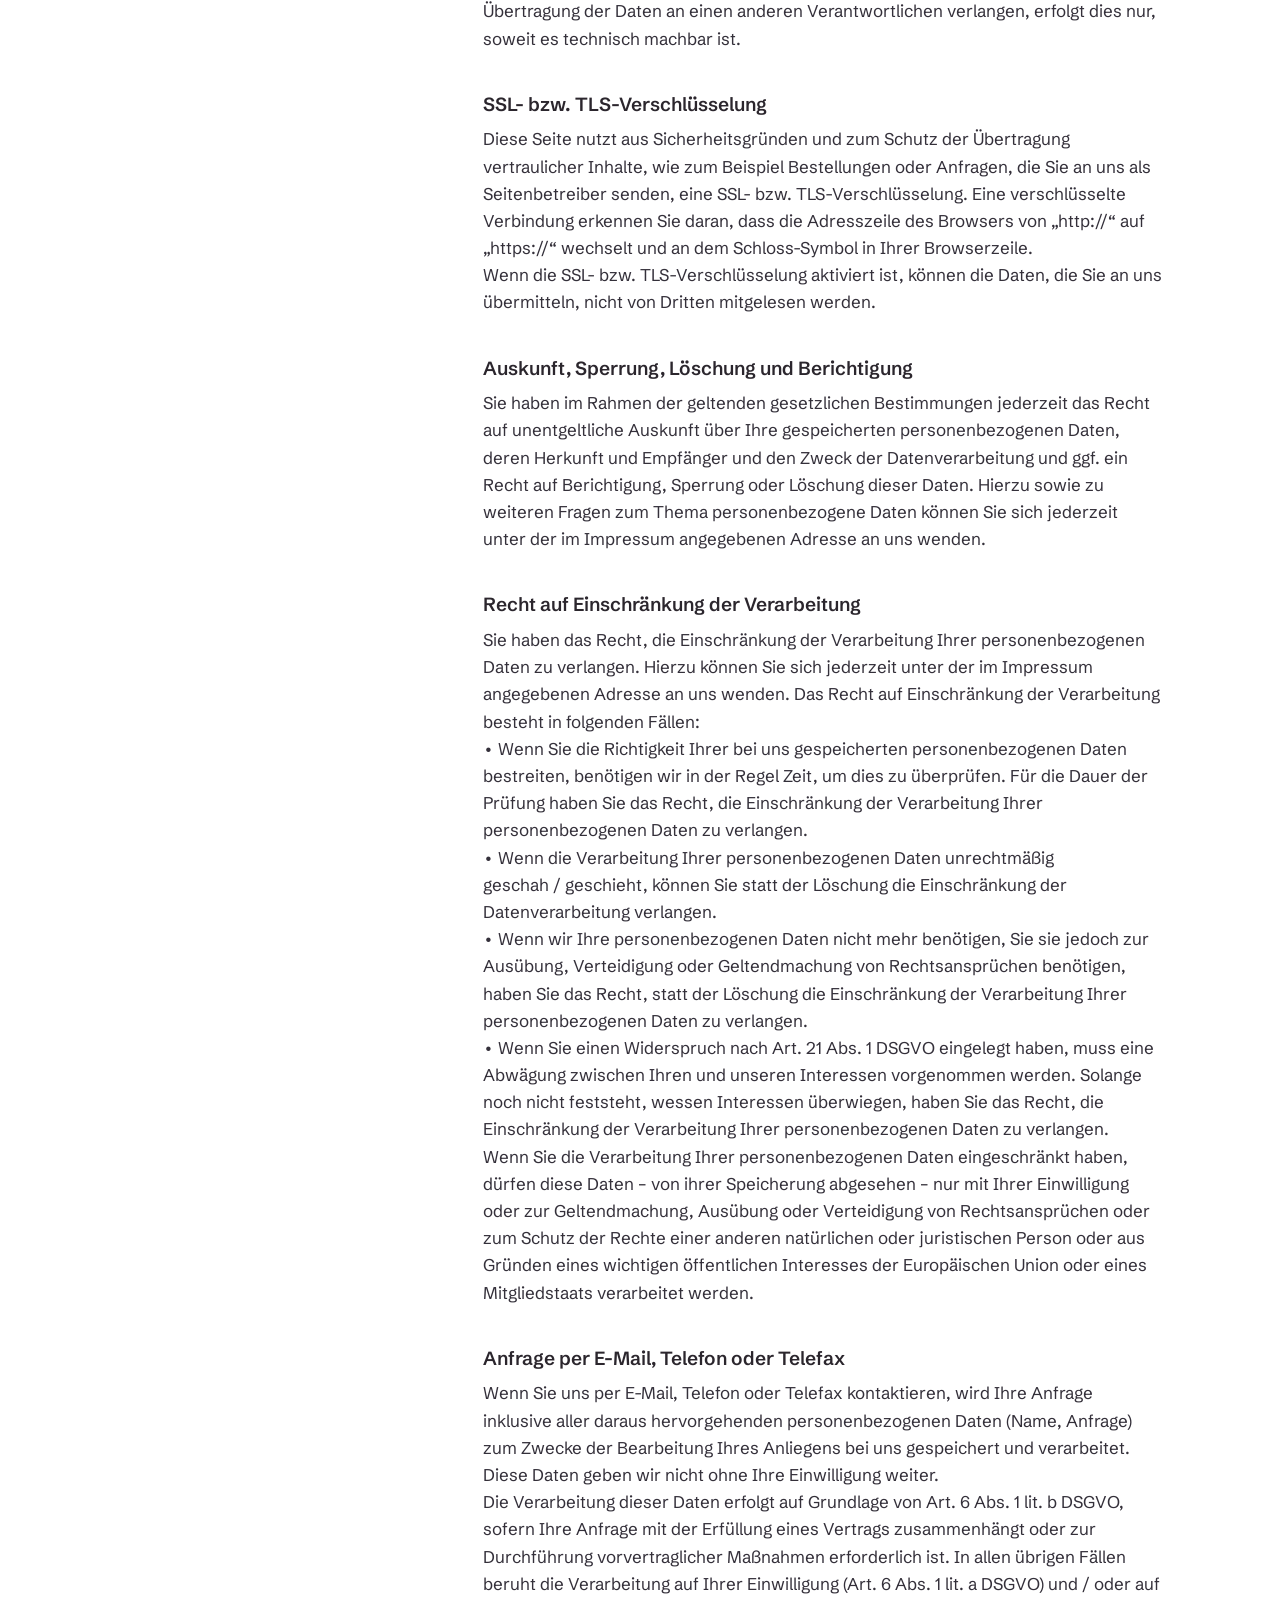
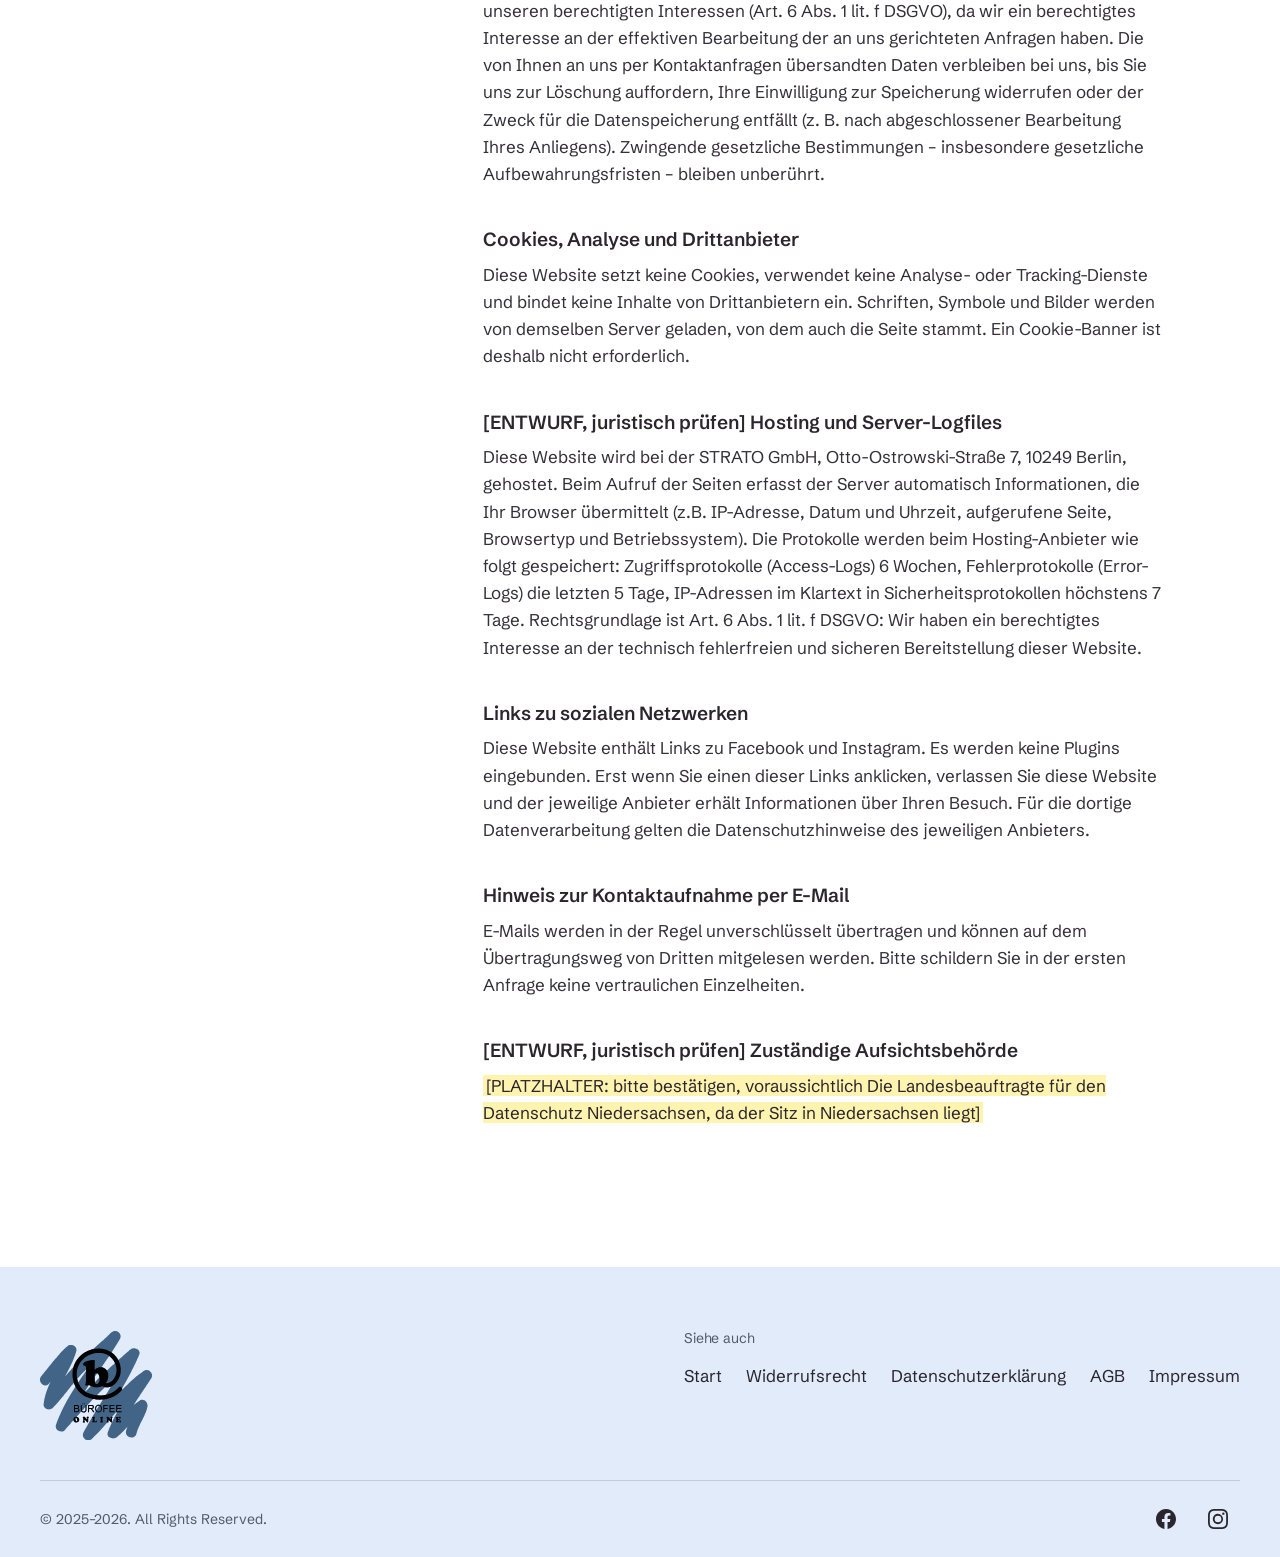
<file: datenschutz.html>
<!DOCTYPE html>
<html lang="de">
<head>
  <meta charset="utf-8">
  <meta name="viewport" content="width=device-width, initial-scale=1">
  <title>BÜROFEE - ONLINE</title>
  <meta name="description" content="bürofee online – Ihre virtuelle Assistenz für Büroorganisation, E-Mail-Management, Terminplanung und mehr. Effizient, zuverlässig und digital. Lassen Sie sich entlasten und gewinnen Sie wertvolle Zeit zurück!">
  <meta name="keywords" content="buerofee, bürofee, buerofee-online, bürofee-online, birgit zager, Oldenburg, Officemanagement, Buchhaltung, Privatpersonen, Struktur, Virtuelle Assistenz, Entlastung, Steuererklärung, Korrekturlesen, Einrichtung, Datenerfassung, Ablage, Steuerberater, Mahnwesen, Umsatzsteuervoranmeldung">
  <meta name="robots" content="noindex">
  <meta name="author" content="Nicolas Preen">
  <meta name="theme-color" content="#e1ebfa">
  <link rel="canonical" href="https://buerofee-online.de/datenschutz.html">
  <meta property="og:type" content="website">
  <meta property="og:locale" content="de_DE">
  <meta property="og:title" content="BÜROFEE - ONLINE">
  <meta property="og:description" content="bürofee online – Ihre virtuelle Assistenz für Büroorganisation, E-Mail-Management, Terminplanung und mehr. Effizient, zuverlässig und digital. Lassen Sie sich entlasten und gewinnen Sie wertvolle Zeit zurück!">
  <meta property="og:url" content="https://buerofee-online.de/datenschutz.html">
  <meta property="og:image" content="https://buerofee-online.de/assets/img/logo-581.webp">
  <meta name="twitter:card" content="summary">
  <link rel="icon" href="ico/favicon.ico" sizes="any">
  <link rel="icon" type="image/png" sizes="32x32" href="ico/favicon-32x32.png">
  <link rel="icon" type="image/png" sizes="16x16" href="ico/favicon-16x16.png">
  <link rel="apple-touch-icon" sizes="180x180" href="ico/apple-touch-icon.png">
  <link rel="manifest" href="manifest.webmanifest">
  <link rel="stylesheet" href="css/main.css?v=413f9b0a">
  <script src="js/main.js?v=50b15113" defer></script>
</head>
<body class="page-legal">
  <svg class="sprite" xmlns="http://www.w3.org/2000/svg" aria-hidden="true" focusable="false"><!-- Icons: Font Awesome Free 6.7.2 (CC BY 4.0, fontawesome.com/license/free); Facebook/Instagram: Bootstrap Icons (MIT) --><symbol id="i-bars" viewBox="0 0 448 512"><path d="M0 96C0 78.3 14.3 64 32 64l384 0c17.7 0 32 14.3 32 32s-14.3 32-32 32L32 128C14.3 128 0 113.7 0 96zM0 256c0-17.7 14.3-32 32-32l384 0c17.7 0 32 14.3 32 32s-14.3 32-32 32L32 288c-17.7 0-32-14.3-32-32zM448 416c0 17.7-14.3 32-32 32L32 448c-17.7 0-32-14.3-32-32s14.3-32 32-32l384 0c17.7 0 32 14.3 32 32z"/></symbol><symbol id="i-print" viewBox="0 0 512 512"><path d="M128 0C92.7 0 64 28.7 64 64l0 96 64 0 0-96 226.7 0L384 93.3l0 66.7 64 0 0-66.7c0-17-6.7-33.3-18.7-45.3L400 18.7C388 6.7 371.7 0 354.7 0L128 0zM384 352l0 32 0 64-256 0 0-64 0-16 0-16 256 0zm64 32l32 0c17.7 0 32-14.3 32-32l0-96c0-35.3-28.7-64-64-64L64 192c-35.3 0-64 28.7-64 64l0 96c0 17.7 14.3 32 32 32l32 0 0 64c0 35.3 28.7 64 64 64l256 0c35.3 0 64-28.7 64-64l0-64zM432 248a24 24 0 1 1 0 48 24 24 0 1 1 0-48z"/></symbol><symbol id="i-building" viewBox="0 0 384 512"><path d="M48 0C21.5 0 0 21.5 0 48L0 464c0 26.5 21.5 48 48 48l96 0 0-80c0-26.5 21.5-48 48-48s48 21.5 48 48l0 80 96 0c26.5 0 48-21.5 48-48l0-416c0-26.5-21.5-48-48-48L48 0zM64 240c0-8.8 7.2-16 16-16l32 0c8.8 0 16 7.2 16 16l0 32c0 8.8-7.2 16-16 16l-32 0c-8.8 0-16-7.2-16-16l0-32zm112-16l32 0c8.8 0 16 7.2 16 16l0 32c0 8.8-7.2 16-16 16l-32 0c-8.8 0-16-7.2-16-16l0-32c0-8.8 7.2-16 16-16zm80 16c0-8.8 7.2-16 16-16l32 0c8.8 0 16 7.2 16 16l0 32c0 8.8-7.2 16-16 16l-32 0c-8.8 0-16-7.2-16-16l0-32zM80 96l32 0c8.8 0 16 7.2 16 16l0 32c0 8.8-7.2 16-16 16l-32 0c-8.8 0-16-7.2-16-16l0-32c0-8.8 7.2-16 16-16zm80 16c0-8.8 7.2-16 16-16l32 0c8.8 0 16 7.2 16 16l0 32c0 8.8-7.2 16-16 16l-32 0c-8.8 0-16-7.2-16-16l0-32zM272 96l32 0c8.8 0 16 7.2 16 16l0 32c0 8.8-7.2 16-16 16l-32 0c-8.8 0-16-7.2-16-16l0-32c0-8.8 7.2-16 16-16z"/></symbol><symbol id="i-circle-user" viewBox="0 0 512 512"><path d="M399 384.2C376.9 345.8 335.4 320 288 320l-64 0c-47.4 0-88.9 25.8-111 64.2c35.2 39.2 86.2 63.8 143 63.8s107.8-24.7 143-63.8zM0 256a256 256 0 1 1 512 0A256 256 0 1 1 0 256zm256 16a72 72 0 1 0 0-144 72 72 0 1 0 0 144z"/></symbol><symbol id="i-phone-flip" viewBox="0 0 512 512"><path d="M347.1 24.6c7.7-18.6 28-28.5 47.4-23.2l88 24C499.9 30.2 512 46 512 64c0 247.4-200.6 448-448 448c-18 0-33.8-12.1-38.6-29.5l-24-88c-5.3-19.4 4.6-39.7 23.2-47.4l96-40c16.3-6.8 35.2-2.1 46.3 11.6L207.3 368c70.4-33.3 127.4-90.3 160.7-160.7L318.7 167c-13.7-11.2-18.4-30-11.6-46.3l40-96z"/></symbol><symbol id="i-envelope" viewBox="0 0 512 512"><path d="M48 64C21.5 64 0 85.5 0 112c0 15.1 7.1 29.3 19.2 38.4L236.8 313.6c11.4 8.5 27 8.5 38.4 0L492.8 150.4c12.1-9.1 19.2-23.3 19.2-38.4c0-26.5-21.5-48-48-48L48 64zM0 176L0 384c0 35.3 28.7 64 64 64l384 0c35.3 0 64-28.7 64-64l0-208L294.4 339.2c-22.8 17.1-54 17.1-76.8 0L0 176z"/></symbol><symbol id="i-angle-up" viewBox="0 0 448 512"><path d="M201.4 137.4c12.5-12.5 32.8-12.5 45.3 0l160 160c12.5 12.5 12.5 32.8 0 45.3s-32.8 12.5-45.3 0L224 205.3 86.6 342.6c-12.5 12.5-32.8 12.5-45.3 0s-12.5-32.8 0-45.3l160-160z"/></symbol><symbol id="i-facebook" viewBox="0 0 16 16"><path d="M16 8.049c0-4.446-3.582-8.05-8-8.05C3.58 0-.002 3.603-.002 8.05c0 4.017 2.926 7.347 6.75 7.951v-5.625h-2.03V8.05H6.75V6.275c0-2.017 1.195-3.131 3.022-3.131.876 0 1.791.157 1.791.157v1.98h-1.009c-.993 0-1.303.621-1.303 1.258v1.51h2.218l-.354 2.326H9.25V16c3.824-.604 6.75-3.934 6.75-7.951z"/></symbol><symbol id="i-instagram" viewBox="0 0 16 16"><path d="M8 0C5.829 0 5.556.01 4.703.048 3.85.088 3.269.222 2.76.42a3.917 3.917 0 0 0-1.417.923A3.927 3.927 0 0 0 .42 2.76C.222 3.268.087 3.85.048 4.7.01 5.555 0 5.827 0 8.001c0 2.172.01 2.444.048 3.297.04.852.174 1.433.372 1.942.205.526.478.972.923 1.417.444.445.89.719 1.416.923.51.198 1.09.333 1.942.372C5.555 15.99 5.827 16 8 16s2.444-.01 3.298-.048c.851-.04 1.434-.174 1.943-.372a3.916 3.916 0 0 0 1.416-.923c.445-.445.718-.891.923-1.417.197-.509.332-1.09.372-1.942C15.99 10.445 16 10.173 16 8s-.01-2.445-.048-3.299c-.04-.851-.175-1.433-.372-1.941a3.926 3.926 0 0 0-.923-1.417A3.911 3.911 0 0 0 13.24.42c-.51-.198-1.092-.333-1.943-.372C10.443.01 10.172 0 7.998 0h.003zm-.717 1.442h.718c2.136 0 2.389.007 3.232.046.78.035 1.204.166 1.486.275.373.145.64.319.92.599.28.28.453.546.598.92.11.281.24.705.275 1.485.039.843.047 1.096.047 3.231s-.008 2.389-.047 3.232c-.035.78-.166 1.203-.275 1.485a2.47 2.47 0 0 1-.599.919c-.28.28-.546.453-.92.598-.28.11-.704.24-1.485.276-.843.038-1.096.047-3.232.047s-2.39-.009-3.233-.047c-.78-.036-1.203-.166-1.485-.276a2.478 2.478 0 0 1-.92-.598 2.48 2.48 0 0 1-.6-.92c-.109-.281-.24-.705-.275-1.485-.038-.843-.046-1.096-.046-3.233 0-2.136.008-2.388.046-3.231.036-.78.166-1.204.276-1.486.145-.373.319-.64.599-.92.28-.28.546-.453.92-.598.282-.11.705-.24 1.485-.276.738-.034 1.024-.044 2.515-.045v.002zm4.988 1.328a.96.96 0 1 0 0 1.92.96.96 0 0 0 0-1.92zm-4.27 1.122a4.109 4.109 0 1 0 0 8.217 4.109 4.109 0 0 0 0-8.217zm0 1.441a2.667 2.667 0 1 1 0 5.334 2.667 2.667 0 0 1 0-5.334z"/></symbol></svg>
  <a class="skip-link" href="#main">Zum Inhalt springen</a>
  <button type="button" id="scrollToTopButton" class="to-top" aria-label="Nach oben"><svg class="icon icon--angle-up" aria-hidden="true" focusable="false"><use href="#i-angle-up"></use></svg></button>
  <header class="site-header" id="topbar">
    <div class="wrap site-header__inner">
      <a class="brand" href="index.html"><img class="brand__logo" src="assets/img/logo.svg" width="581" height="566" alt="Logo von buerofee-online" fetchpriority="low" decoding="async"></a>
      <nav class="navbar" aria-label="Hauptnavigation">
        <button class="navbar__toggler" type="button" data-offcanvas-open aria-controls="offcanvasNavbar" aria-expanded="false" aria-label="Menü öffnen"><svg class="icon icon--bars" aria-hidden="true" focusable="false"><use href="#i-bars"></use></svg></button>
        <div class="offcanvas" id="offcanvasNavbar">
          <div class="offcanvas__header">
            <p class="offcanvas__title" id="offcanvasNavbarLabel">Menü</p>
            <button type="button" class="offcanvas__close" data-offcanvas-close aria-label="Schließen"></button>
          </div>
          <div class="offcanvas__body">
            <ul class="nav-list">
              <li><a class="nav-list__link" href="index.html">Start</a></li>
              <li><a class="nav-list__link" href="impressum.html">Impressum</a></li>
              <li><a class="nav-list__link" href="widerrufsrecht.html">Widerrufsrecht</a></li>
              <li><a class="nav-list__link is-active" href="datenschutz.html" aria-current="page">Datenschutzerklärung</a></li>
              <li><a class="nav-list__link" href="agb.html">AGB</a></li>
            </ul>
          </div>
        </div>
      </nav>
    </div>
  </header>
  <main id="main">
    <section id="heroSection" class="page-hero">
      <div class="wrap">
        <h1 class="page-hero__title">Datenschutzerklärung</h1>
      </div>
    </section>
    <section class="legal legal--toc">
      <div class="wrap legal__grid">
        <details class="toc" data-toc>
          <summary class="toc__summary">Inhalt</summary>
          <ol class="toc__list">
            <li><a class="toc__link" href="#abschnitt-allgemeine-hinweise">Allgemeine Hinweise</a></li>
            <li><a class="toc__link" href="#abschnitt-datenerfassung-auf-unserer-website">Datenerfassung auf unserer Website</a></li>
            <li><a class="toc__link" href="#abschnitt-wofuer-nutzen-wir-ihre-daten">Wofür nutzen wir Ihre Daten?</a></li>
            <li><a class="toc__link" href="#abschnitt-welche-rechte-haben-sie-bezueglich-ihrer-daten">Welche Rechte haben Sie bezüglich Ihrer Daten?</a></li>
            <li><a class="toc__link" href="#abschnitt-allgemeine-hinweise-und-pflichtinformationen">Allgemeine Hinweise und Pflichtinformationen</a></li>
            <li><a class="toc__link" href="#abschnitt-hinweis-zur-verantwortlichen-stelle">Hinweis zur verantwortlichen Stelle</a></li>
            <li><a class="toc__link" href="#abschnitt-widerruf-ihrer-einwilligung-zur-datenverarbeitung">Widerruf Ihrer Einwilligung zur Datenverarbeitung</a></li>
            <li><a class="toc__link" href="#abschnitt-widerspruchsrecht-gegen-die-datenerhebung-in-besonderen-faellen-sowie-gegen-direktwerbung-art-21-dsgvo">Widerspruchsrecht gegen die Datenerhebung in besonderen Fällen sowie gegen Direktwerbung
                        (Art. 21 DSGVO)</a></li>
            <li><a class="toc__link" href="#abschnitt-beschwerderecht-bei-der-zustaendigen-aufsichtsbehoerde">Beschwerderecht bei der zuständigen Aufsichtsbehörde</a></li>
            <li><a class="toc__link" href="#abschnitt-recht-auf-datenuebertragbarkeit">Recht auf Datenübertragbarkeit</a></li>
            <li><a class="toc__link" href="#abschnitt-ssl-bzw-tls-verschluesselung">SSL- bzw. TLS-Verschlüsselung</a></li>
            <li><a class="toc__link" href="#abschnitt-auskunft-sperrung-loeschung-und-berichtigung">Auskunft, Sperrung, Löschung und Berichtigung</a></li>
            <li><a class="toc__link" href="#abschnitt-recht-auf-einschraenkung-der-verarbeitung">Recht auf Einschränkung der Verarbeitung</a></li>
            <li><a class="toc__link" href="#abschnitt-anfrage-per-e-mail-telefon-oder-telefax">Anfrage per E-Mail, Telefon oder Telefax</a></li>
            <li><a class="toc__link" href="#abschnitt-cookies-analyse-und-drittanbieter">Cookies, Analyse und Drittanbieter</a></li>
            <li><a class="toc__link" href="#abschnitt-hosting-und-server-logfiles">[ENTWURF, juristisch prüfen] Hosting und Server-Logfiles</a></li>
            <li><a class="toc__link" href="#abschnitt-links-zu-sozialen-netzwerken">Links zu sozialen Netzwerken</a></li>
            <li><a class="toc__link" href="#abschnitt-hinweis-zur-kontaktaufnahme-per-e-mail">Hinweis zur Kontaktaufnahme per E-Mail</a></li>
            <li><a class="toc__link" href="#abschnitt-zustaendige-aufsichtsbehoerde">[ENTWURF, juristisch prüfen] Zuständige Aufsichtsbehörde</a></li>
          </ol>
        </details>
        <div class="legal__inner">
                <h2 class="legal__h" id="abschnitt-allgemeine-hinweise">Allgemeine Hinweise</h2>
                <p>
                    Die folgenden Hinweise geben einen einfachen Überblick darüber, was mit Ihren personenbezogenen
                    Daten passiert, wenn Sie unsere Website besuchen. Personenbezogene Daten sind alle Daten, mit denen
                    Sie persönlich identifiziert werden können. Ausführliche Informationen zum Thema Datenschutz
                    entnehmen Sie unserer unter diesem Text aufgeführten Datenschutzerklärung.</p>

                <h2 class="legal__h" id="abschnitt-datenerfassung-auf-unserer-website">Datenerfassung auf unserer Website</h2>
                <p>
                    <strong>Wer ist verantwortlich für die Datenerfassung auf dieser Website?</strong><br>
                    Die Datenverarbeitung auf dieser Website erfolgt durch den Websitebetreiber. Dessen Kontaktdaten
                    können Sie dem Impressum dieser Website entnehmen.<br>
                    <strong>Wie erfassen wir Ihre Daten?</strong><br>
                    Ihre Daten werden zum einen dadurch erhoben, dass Sie uns diese mitteilen. Hierbei kann es sich z.B.
                    um Daten handeln, die Sie uns per E-Mail oder Telefon mitteilen. Andere Daten werden automatisch beim
                    Besuch der Website durch unsere IT-Systeme erfasst. Das sind vor allem technische Daten (z.B.
                    Internetbrowser, Betriebssystem oder Uhrzeit des Seitenaufrufs). Die Erfassung dieser Daten erfolgt
                    automatisch, sobald Sie unsere Website betreten.
                </p>

                <h2 class="legal__h" id="abschnitt-wofuer-nutzen-wir-ihre-daten">Wofür nutzen wir Ihre Daten?</h2>
                <p>
                    Ein Teil der Daten wird erhoben, um eine fehlerfreie Bereitstellung der Website zu gewährleisten. Übrige Daten (E-Mail, Telefon) nutzen wir zur Bearbeitung Ihrer Anfrage.
                   </p>

                <h2 class="legal__h" id="abschnitt-welche-rechte-haben-sie-bezueglich-ihrer-daten">Welche Rechte haben Sie bezüglich Ihrer Daten?</h2>
                <p>
                    Sie haben jederzeit das Recht unentgeltlich Auskunft über Herkunft, Empfänger und Zweck Ihrer
                    gespeicherten personenbezogenen Daten zu erhalten. Sie haben außerdem ein Recht, die Berichtigung,
                    Sperrung oder Löschung dieser Daten zu verlangen. Hierzu sowie zu weiteren Fragen zum Thema
                    Datenschutz können Sie sich jederzeit unter der im Impressum angegebenen Adresse an uns wenden. Des
                    Weiteren steht Ihnen ein Beschwerderecht bei der zuständigen Aufsichtsbehörde zu. Außerdem haben Sie
                    das Recht, unter bestimmten Umständen die Einschränkung der Verarbeitung Ihrer personenbezogenen
                    Daten zu verlangen. Details hierzu entnehmen Sie der Datenschutzerklärung unter „Recht auf
                    Einschränkung der Verarbeitung“.</p>

                <h2 class="legal__h" id="abschnitt-allgemeine-hinweise-und-pflichtinformationen">Allgemeine Hinweise und Pflichtinformationen</h2>
                <p>
                    Die Betreiber dieser Seiten nehmen den Schutz Ihrer persönlichen Daten sehr ernst. Wir behandeln
                    Ihre personenbezogenen Daten vertraulich und entsprechend der gesetzlichen Datenschutzvorschriften
                    sowie dieser Datenschutzerklärung. Wenn Sie diese Website benutzen, werden verschiedene
                    personenbezogene Daten erhoben. Personenbezogene Daten sind Daten, mit denen Sie persönlich
                    identifiziert werden können. Die vorliegende Datenschutzerklärung erläutert, welche Daten wir
                    erheben und wofür wir sie nutzen. Sie erläutert auch, wie und zu welchem Zweck das geschieht. Wir
                    weisen darauf hin, dass die Datenübertragung im Internet (z.B. bei der Kommunikation per E-Mail)
                    Sicherheitslücken aufweisen kann. Ein lückenloser Schutz der Daten vor dem Zugriff durch Dritte ist
                    nicht möglich.</p>

                <h2 class="legal__h" id="abschnitt-hinweis-zur-verantwortlichen-stelle">Hinweis zur verantwortlichen Stelle</h2>
                <p>
                    Die verantwortliche Stelle für die Datenverarbeitung auf dieser Website ist:<br>
                    <strong>Bürofee-online<br>
                        Birgit Zager<br>
                        Virtuelle Assistenz<br>
                        Azaleenweg 4,<br>
                        26188 Edewecht/Friedrichsfehn<br>
                        Telefon: 0176 87912180<br>
                        E-Mail: birgit@buerofee-online.de</strong><br>
                    Verantwortliche Stelle ist die natürliche oder juristische Person, die allein oder gemeinsam mit
                    anderen über die Zwecke und Mittel der Verarbeitung von personenbezogenen Daten (z.B. Namen,
                    E-Mail-Adressen o. Ä.) entscheidet.
                </p>

                <h2 class="legal__h" id="abschnitt-widerruf-ihrer-einwilligung-zur-datenverarbeitung">Widerruf Ihrer Einwilligung zur Datenverarbeitung</h2>
                <p>
                    Viele Datenverarbeitungsvorgänge sind nur mit Ihrer ausdrücklichen Einwilligung möglich. Sie können
                    eine bereits erteilte Einwilligung jederzeit widerrufen. Dazu reicht eine formlose Mitteilung per
                    E-Mail an uns. Die Rechtmäßigkeit der bis zum Widerruf erfolgten Datenverarbeitung bleibt vom
                    Widerruf unberührt.</p>

                <h2 class="legal__h" id="abschnitt-widerspruchsrecht-gegen-die-datenerhebung-in-besonderen-faellen-sowie-gegen-direktwerbung-art-21-dsgvo">Widerspruchsrecht gegen die Datenerhebung in besonderen Fällen sowie gegen Direktwerbung
                        (Art. 21 DSGVO)</h2>
                <p>
                    Wenn die Datenverarbeitung auf Grundlage von Art. 6 Abs. 1 lit. e oder f DSGVO erfolgt, haben Sie
                    jederzeit das Recht, aus Gründen, die sich aus Ihrer besonderen Situation ergeben, gegen die
                    Verarbeitung Ihrer personenbezogenen Daten Widerspruch einzulegen; dies gilt auch für ein auf diese
                    Bestimmungen gestütztes Profiling. Die jeweilige Rechtsgrundlage, auf denen eine Verarbeitung
                    beruht, entnehmen Sie dieser Datenschutzerklärung. Wenn Sie Widerspruch einlegen, werden wir Ihre
                    betroffenen personenbezogenen Daten nicht mehr verarbeiten, es sei denn, wir können zwingende
                    schutzwürdige Gründe für die Verarbeitung nachweisen, die Ihre Interessen, Rechte und Freiheiten
                    überwiegen oder die Verarbeitung dient der Geltendmachung, Ausübung oder Verteidigung von
                    Rechtsansprüchen (Widerspruch nach Art. 21 Abs. 1 DSGVO).<br>
                    Werden Ihre personenbezogenen Daten verarbeitet, um Direktwerbung zu betreiben, so haben Sie das
                    Recht, jederzeit Widerspruch gegen die Verarbeitung Sie betreffender personenbezogener Daten zum
                    Zwecke derartiger Werbung einzulegen; dies gilt auch für das Profiling, soweit es mit solcher
                    Direktwerbung in Verbindung steht. Wenn Sie widersprechen, werden Ihre personenbezogenen Daten
                    anschließend nicht mehr zum Zwecke der Direktwerbung verwendet (Widerspruch nach Art. 21 Abs. 2
                    DSGVO).</p>

                <h2 class="legal__h" id="abschnitt-beschwerderecht-bei-der-zustaendigen-aufsichtsbehoerde">Beschwerderecht bei der zuständigen Aufsichtsbehörde</h2>
                <p>
                    Im Falle von Verstößen gegen die DSGVO steht den Betroffenen ein Beschwerderecht bei einer
                    Aufsichtsbehörde, insbesondere in dem Mitgliedstaat ihres gewöhnlichen Aufenthalts, ihres
                    Arbeitsplatzes oder des Orts des mutmaßlichen Verstoßes zu. Das Beschwerderecht besteht unbeschadet
                    anderweitiger verwaltungsrechtlicher oder gerichtlicher Rechtsbehelfe.</p>

                <h2 class="legal__h" id="abschnitt-recht-auf-datenuebertragbarkeit">Recht auf Datenübertragbarkeit</h2>
                <p>
                    Sie haben das Recht, Daten, die wir auf Grundlage Ihrer Einwilligung oder in Erfüllung eines
                    Vertrags automatisiert verarbeiten, an sich oder an einen Dritten in einem gängigen,
                    maschinenlesbaren Format aushändigen zu lassen. Sofern Sie die direkte Übertragung der Daten an
                    einen anderen Verantwortlichen verlangen, erfolgt dies nur, soweit es technisch machbar ist.</p>

                <h2 class="legal__h" id="abschnitt-ssl-bzw-tls-verschluesselung">SSL- bzw. TLS-Verschlüsselung</h2>
                <p>
                    Diese Seite nutzt aus Sicherheitsgründen und zum Schutz der Übertragung vertraulicher Inhalte, wie
                    zum Beispiel Bestellungen oder Anfragen, die Sie an uns als Seitenbetreiber senden, eine SSL- bzw.
                    TLS-Verschlüsselung. Eine verschlüsselte Verbindung erkennen Sie daran, dass die Adresszeile des
                    Browsers von „http://“ auf „https://“ wechselt und an dem Schloss-Symbol in Ihrer Browserzeile.<br>
                    Wenn die SSL- bzw. TLS-Verschlüsselung aktiviert ist, können die Daten, die Sie an uns übermitteln,
                    nicht von Dritten mitgelesen werden.</p>

                <h2 class="legal__h" id="abschnitt-auskunft-sperrung-loeschung-und-berichtigung">Auskunft, Sperrung, Löschung und Berichtigung</h2>
                <p>
                    Sie haben im Rahmen der geltenden gesetzlichen Bestimmungen jederzeit das Recht auf unentgeltliche
                    Auskunft über Ihre gespeicherten personenbezogenen Daten, deren Herkunft und Empfänger und den Zweck
                    der Datenverarbeitung und ggf. ein Recht auf Berichtigung, Sperrung oder Löschung dieser Daten.
                    Hierzu sowie zu weiteren Fragen zum Thema personenbezogene Daten können Sie sich jederzeit unter der
                    im Impressum angegebenen Adresse an uns wenden.</p>

                <h2 class="legal__h" id="abschnitt-recht-auf-einschraenkung-der-verarbeitung">Recht auf Einschränkung der Verarbeitung</h2>
                <p>
                    Sie haben das Recht, die Einschränkung der Verarbeitung Ihrer personenbezogenen Daten zu verlangen.
                    Hierzu können Sie sich jederzeit unter der im Impressum angegebenen Adresse an uns wenden. Das Recht
                    auf Einschränkung der Verarbeitung besteht in folgenden Fällen:<br>
                    • Wenn Sie die Richtigkeit Ihrer bei uns gespeicherten personenbezogenen Daten bestreiten, benötigen
                    wir in der Regel Zeit, um dies zu überprüfen. Für die Dauer der Prüfung haben Sie das Recht, die
                    Einschränkung der Verarbeitung Ihrer personenbezogenen Daten zu verlangen.<br>
                    • Wenn die Verarbeitung Ihrer personenbezogenen Daten unrechtmäßig geschah / geschieht, können Sie
                    statt der Löschung die Einschränkung der Datenverarbeitung verlangen.<br>
                    • Wenn wir Ihre personenbezogenen Daten nicht mehr benötigen, Sie sie jedoch zur Ausübung,
                    Verteidigung oder Geltendmachung von Rechtsansprüchen benötigen, haben Sie das Recht, statt der
                    Löschung die Einschränkung der Verarbeitung Ihrer personenbezogenen Daten zu verlangen.<br>
                    • Wenn Sie einen Widerspruch nach Art. 21 Abs. 1 DSGVO eingelegt haben, muss eine Abwägung zwischen
                    Ihren und unseren Interessen vorgenommen werden. Solange noch nicht feststeht, wessen Interessen
                    überwiegen, haben Sie das Recht, die Einschränkung der Verarbeitung Ihrer personenbezogenen Daten zu
                    verlangen.<br>
                    Wenn Sie die Verarbeitung Ihrer personenbezogenen Daten eingeschränkt haben, dürfen diese Daten –
                    von ihrer Speicherung abgesehen – nur mit Ihrer Einwilligung oder zur Geltendmachung, Ausübung oder
                    Verteidigung von Rechtsansprüchen oder zum Schutz der Rechte einer anderen natürlichen oder
                    juristischen Person oder aus Gründen eines wichtigen öffentlichen Interesses der Europäischen Union
                    oder eines Mitgliedstaats verarbeitet werden.</p>

                <h2 class="legal__h" id="abschnitt-anfrage-per-e-mail-telefon-oder-telefax">Anfrage per E-Mail, Telefon oder Telefax</h2>
                <p>
                    Wenn Sie uns per E-Mail, Telefon oder Telefax kontaktieren, wird Ihre Anfrage inklusive aller daraus
                    hervorgehenden personenbezogenen Daten (Name, Anfrage) zum Zwecke der Bearbeitung Ihres Anliegens
                    bei uns gespeichert und verarbeitet. Diese Daten geben wir nicht ohne Ihre Einwilligung weiter.<br>
                    Die Verarbeitung dieser Daten erfolgt auf Grundlage von Art. 6 Abs. 1 lit. b DSGVO, sofern Ihre
                    Anfrage mit der Erfüllung eines Vertrags zusammenhängt oder zur Durchführung vorvertraglicher
                    Maßnahmen erforderlich ist. In allen übrigen Fällen beruht die Verarbeitung auf Ihrer Einwilligung
                    (Art. 6 Abs. 1 lit. a DSGVO) und / oder auf unseren berechtigten Interessen (Art. 6 Abs. 1 lit. f
                    DSGVO), da wir ein berechtigtes Interesse an der effektiven Bearbeitung der an uns gerichteten
                    Anfragen haben. Die von Ihnen an uns per Kontaktanfragen übersandten Daten verbleiben bei uns, bis
                    Sie uns zur Löschung auffordern, Ihre Einwilligung zur Speicherung widerrufen oder der Zweck für die
                    Datenspeicherung entfällt (z. B. nach abgeschlossener Bearbeitung Ihres Anliegens). Zwingende
                    gesetzliche Bestimmungen – insbesondere gesetzliche Aufbewahrungsfristen – bleiben unberührt.</p>

                <h2 class="legal__h" id="abschnitt-cookies-analyse-und-drittanbieter">Cookies, Analyse und Drittanbieter</h2>
                <p>
                    Diese Website setzt keine Cookies, verwendet keine Analyse- oder Tracking-Dienste und bindet keine
                    Inhalte von Drittanbietern ein. Schriften, Symbole und Bilder werden von demselben Server geladen,
                    von dem auch die Seite stammt. Ein Cookie-Banner ist deshalb nicht erforderlich.</p>

                <h2 class="legal__h" id="abschnitt-hosting-und-server-logfiles">[ENTWURF, juristisch prüfen] Hosting und Server-Logfiles</h2>
                <p>
                    Diese Website wird bei der STRATO GmbH, Otto-Ostrowski-Straße 7, 10249 Berlin, gehostet.
                    Beim Aufruf der Seiten erfasst der Server automatisch Informationen, die Ihr Browser übermittelt
                    (z.B. IP-Adresse, Datum und Uhrzeit, aufgerufene Seite, Browsertyp und Betriebssystem).
                    Die Protokolle werden beim Hosting-Anbieter wie folgt gespeichert: Zugriffsprotokolle (Access-Logs)
                    6 Wochen, Fehlerprotokolle (Error-Logs) die letzten 5 Tage, IP-Adressen im Klartext in
                    Sicherheitsprotokollen höchstens 7 Tage.
                    Rechtsgrundlage ist Art. 6 Abs. 1 lit. f DSGVO: Wir haben ein berechtigtes Interesse an der
                    technisch fehlerfreien und sicheren Bereitstellung dieser Website.</p>

                <h2 class="legal__h" id="abschnitt-links-zu-sozialen-netzwerken">Links zu sozialen Netzwerken</h2>
                <p>
                    Diese Website enthält Links zu Facebook und Instagram. Es werden keine Plugins eingebunden. Erst
                    wenn Sie einen dieser Links anklicken, verlassen Sie diese Website und der jeweilige Anbieter
                    erhält Informationen über Ihren Besuch. Für die dortige Datenverarbeitung gelten die
                    Datenschutzhinweise des jeweiligen Anbieters.</p>

                <h2 class="legal__h" id="abschnitt-hinweis-zur-kontaktaufnahme-per-e-mail">Hinweis zur Kontaktaufnahme per E-Mail</h2>
                <p>
                    E-Mails werden in der Regel unverschlüsselt übertragen und können auf dem Übertragungsweg von
                    Dritten mitgelesen werden. Bitte schildern Sie in der ersten Anfrage keine vertraulichen Einzelheiten.</p>

                <h2 class="legal__h" id="abschnitt-zustaendige-aufsichtsbehoerde">[ENTWURF, juristisch prüfen] Zuständige Aufsichtsbehörde</h2>
                <p>
                    <mark>[PLATZHALTER: bitte bestätigen, voraussichtlich Die Landesbeauftragte für den Datenschutz
                    Niedersachsen, da der Sitz in Niedersachsen liegt]</mark></p>
        </div>
      </div>
    </section>
  </main>
  <footer class="site-footer">
    <div class="wrap footer__main">
      <a class="footer__logo-link" href="index.html"><img class="footer__logo" src="assets/img/logo.svg" width="581" height="566" alt="Logo von buerofee-online" loading="lazy" decoding="async"></a>
      <div class="footer__nav">
        <h2 class="footer__title">Siehe auch</h2>
        <ul class="footer__list">
            <li><a href="index.html" class="footer__link">Start</a></li>
            <li><a href="widerrufsrecht.html" class="footer__link">Widerrufsrecht</a></li>
            <li><a href="datenschutz.html" class="footer__link">Datenschutzerklärung</a></li>
            <li><a href="agb.html" class="footer__link">AGB</a></li>
            <li><a href="impressum.html" class="footer__link">Impressum</a></li>
        </ul>
      </div>
    </div>
    <div class="wrap footer__bar">
      <p class="footer__copy">© 2025–2026. All Rights Reserved.</p>
      <ul class="social">
        <li><a class="social__link" href="https://www.facebook.com/buerofeeonline" target="_blank" rel="noopener noreferrer" aria-label="Facebook"><svg class="icon icon--social" aria-hidden="true" focusable="false"><use href="#i-facebook"></use></svg></a></li>
        <li><a class="social__link" href="https://www.instagram.com/buerofeeonline" target="_blank" rel="noopener noreferrer" aria-label="Instagram"><svg class="icon icon--social" aria-hidden="true" focusable="false"><use href="#i-instagram"></use></svg></a></li>
      </ul>
    </div>
  </footer>
</body>
</html>
</file>
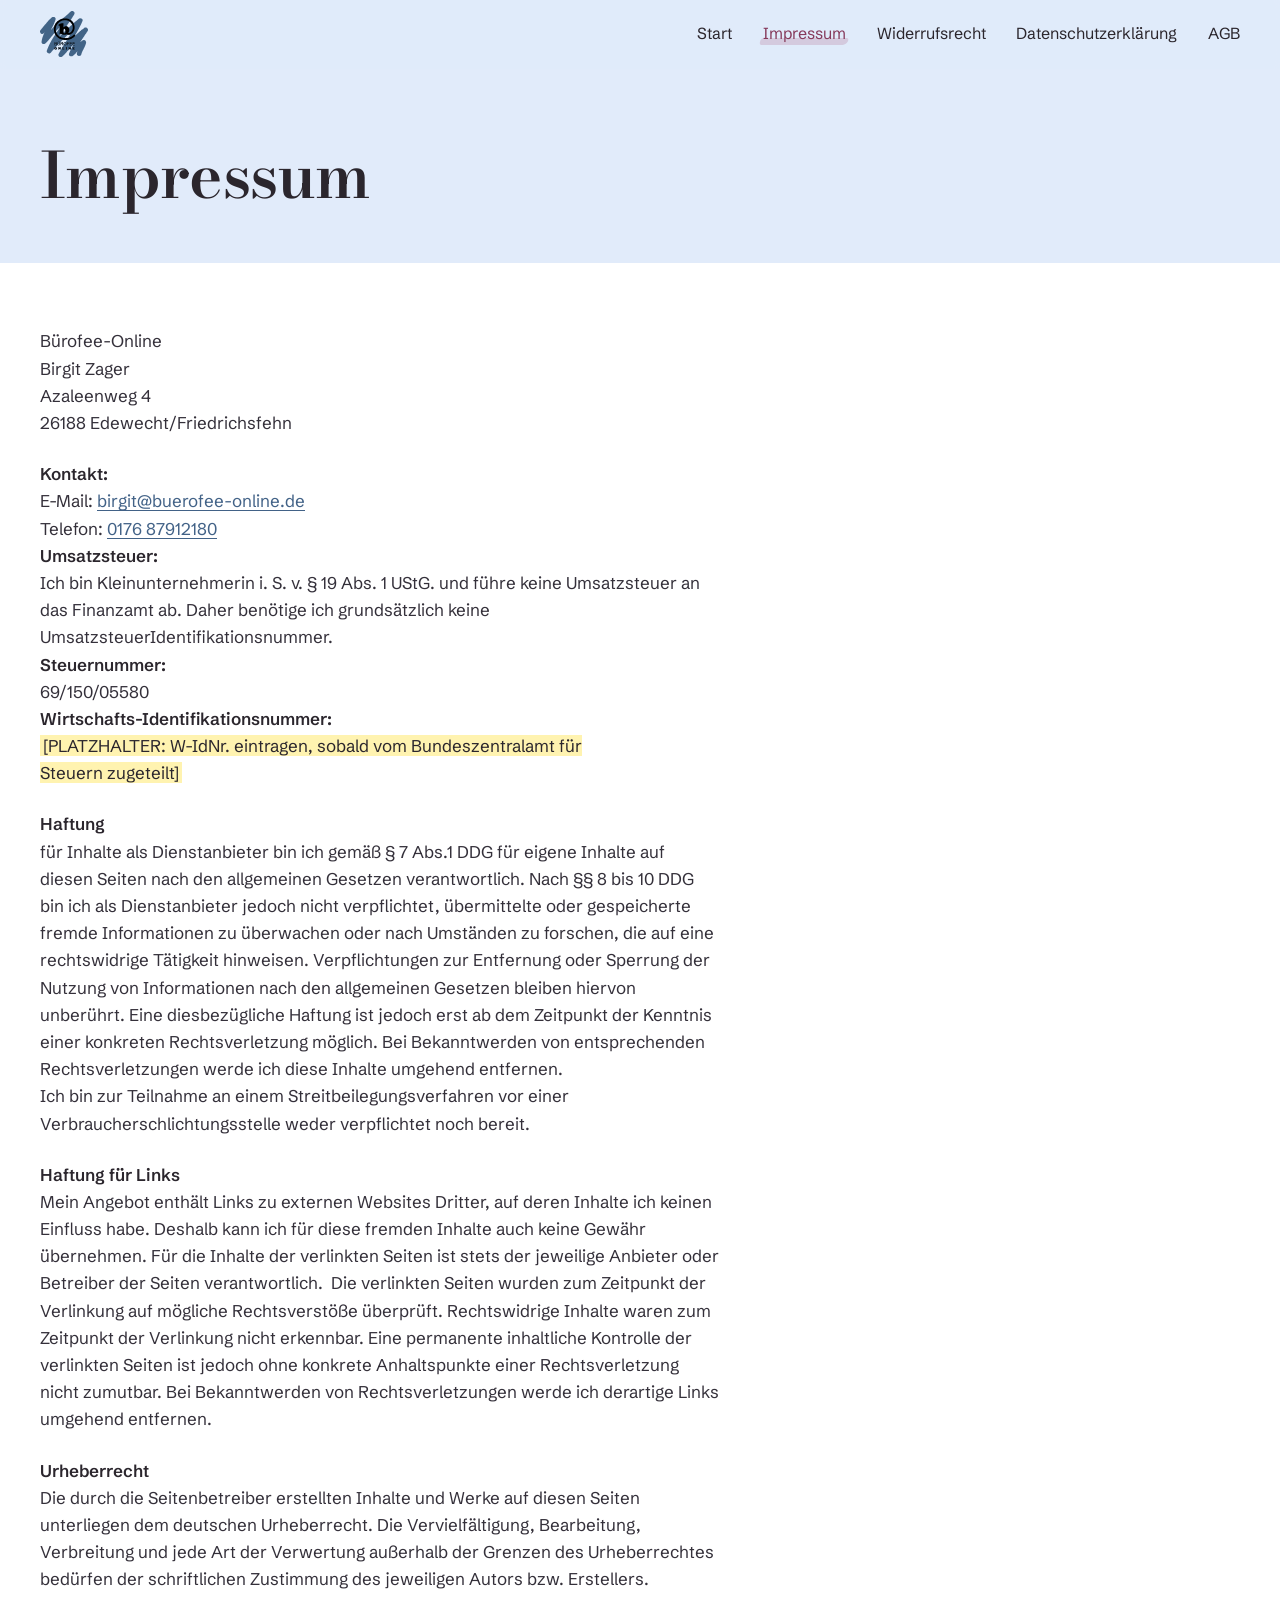
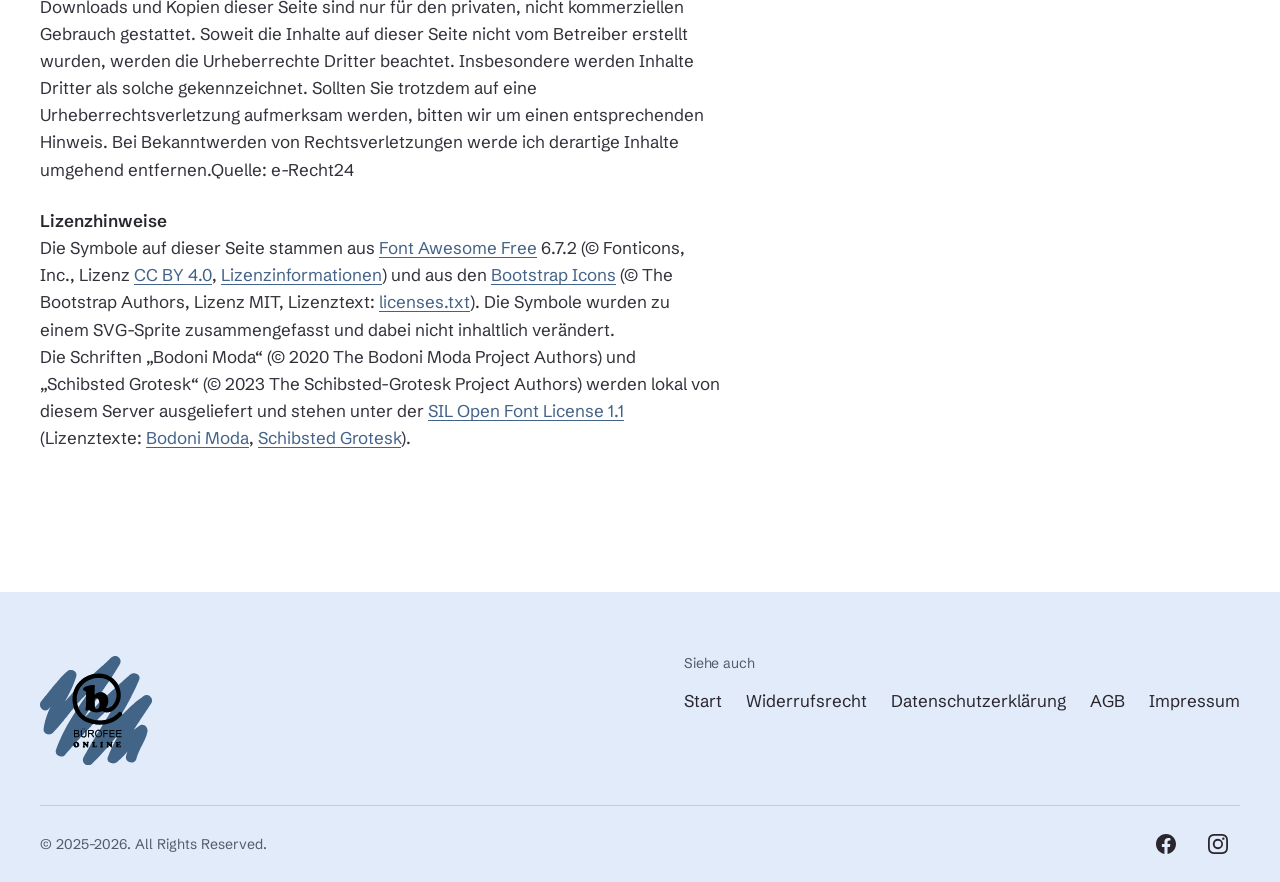
<file: impressum.html>
<!DOCTYPE html>
<html lang="de">
<head>
  <meta charset="utf-8">
  <meta name="viewport" content="width=device-width, initial-scale=1">
  <title>BÜROFEE - ONLINE</title>
  <meta name="description" content="bürofee online – Ihre virtuelle Assistenz für Büroorganisation, E-Mail-Management, Terminplanung und mehr. Effizient, zuverlässig und digital. Lassen Sie sich entlasten und gewinnen Sie wertvolle Zeit zurück!">
  <meta name="keywords" content="buerofee, bürofee, buerofee-online, bürofee-online, birgit zager, Oldenburg, Officemanagement, Buchhaltung, Privatpersonen, Struktur, Virtuelle Assistenz, Entlastung, Steuererklärung, Korrekturlesen, Einrichtung, Datenerfassung, Ablage, Steuerberater, Mahnwesen, Umsatzsteuervoranmeldung">
  <meta name="robots" content="index, follow">
  <meta name="author" content="Nicolas Preen">
  <meta name="theme-color" content="#e1ebfa">
  <link rel="canonical" href="https://buerofee-online.de/impressum.html">
  <meta property="og:type" content="website">
  <meta property="og:locale" content="de_DE">
  <meta property="og:title" content="BÜROFEE - ONLINE">
  <meta property="og:description" content="bürofee online – Ihre virtuelle Assistenz für Büroorganisation, E-Mail-Management, Terminplanung und mehr. Effizient, zuverlässig und digital. Lassen Sie sich entlasten und gewinnen Sie wertvolle Zeit zurück!">
  <meta property="og:url" content="https://buerofee-online.de/impressum.html">
  <meta property="og:image" content="https://buerofee-online.de/assets/img/logo-581.webp">
  <meta name="twitter:card" content="summary">
  <link rel="icon" href="ico/favicon.ico" sizes="any">
  <link rel="icon" type="image/png" sizes="32x32" href="ico/favicon-32x32.png">
  <link rel="icon" type="image/png" sizes="16x16" href="ico/favicon-16x16.png">
  <link rel="apple-touch-icon" sizes="180x180" href="ico/apple-touch-icon.png">
  <link rel="manifest" href="manifest.webmanifest">
  <link rel="stylesheet" href="css/main.css?v=413f9b0a">
  <script src="js/main.js?v=50b15113" defer></script>
</head>
<body class="page-legal">
  <svg class="sprite" xmlns="http://www.w3.org/2000/svg" aria-hidden="true" focusable="false"><!-- Icons: Font Awesome Free 6.7.2 (CC BY 4.0, fontawesome.com/license/free); Facebook/Instagram: Bootstrap Icons (MIT) --><symbol id="i-bars" viewBox="0 0 448 512"><path d="M0 96C0 78.3 14.3 64 32 64l384 0c17.7 0 32 14.3 32 32s-14.3 32-32 32L32 128C14.3 128 0 113.7 0 96zM0 256c0-17.7 14.3-32 32-32l384 0c17.7 0 32 14.3 32 32s-14.3 32-32 32L32 288c-17.7 0-32-14.3-32-32zM448 416c0 17.7-14.3 32-32 32L32 448c-17.7 0-32-14.3-32-32s14.3-32 32-32l384 0c17.7 0 32 14.3 32 32z"/></symbol><symbol id="i-print" viewBox="0 0 512 512"><path d="M128 0C92.7 0 64 28.7 64 64l0 96 64 0 0-96 226.7 0L384 93.3l0 66.7 64 0 0-66.7c0-17-6.7-33.3-18.7-45.3L400 18.7C388 6.7 371.7 0 354.7 0L128 0zM384 352l0 32 0 64-256 0 0-64 0-16 0-16 256 0zm64 32l32 0c17.7 0 32-14.3 32-32l0-96c0-35.3-28.7-64-64-64L64 192c-35.3 0-64 28.7-64 64l0 96c0 17.7 14.3 32 32 32l32 0 0 64c0 35.3 28.7 64 64 64l256 0c35.3 0 64-28.7 64-64l0-64zM432 248a24 24 0 1 1 0 48 24 24 0 1 1 0-48z"/></symbol><symbol id="i-building" viewBox="0 0 384 512"><path d="M48 0C21.5 0 0 21.5 0 48L0 464c0 26.5 21.5 48 48 48l96 0 0-80c0-26.5 21.5-48 48-48s48 21.5 48 48l0 80 96 0c26.5 0 48-21.5 48-48l0-416c0-26.5-21.5-48-48-48L48 0zM64 240c0-8.8 7.2-16 16-16l32 0c8.8 0 16 7.2 16 16l0 32c0 8.8-7.2 16-16 16l-32 0c-8.8 0-16-7.2-16-16l0-32zm112-16l32 0c8.8 0 16 7.2 16 16l0 32c0 8.8-7.2 16-16 16l-32 0c-8.8 0-16-7.2-16-16l0-32c0-8.8 7.2-16 16-16zm80 16c0-8.8 7.2-16 16-16l32 0c8.8 0 16 7.2 16 16l0 32c0 8.8-7.2 16-16 16l-32 0c-8.8 0-16-7.2-16-16l0-32zM80 96l32 0c8.8 0 16 7.2 16 16l0 32c0 8.8-7.2 16-16 16l-32 0c-8.8 0-16-7.2-16-16l0-32c0-8.8 7.2-16 16-16zm80 16c0-8.8 7.2-16 16-16l32 0c8.8 0 16 7.2 16 16l0 32c0 8.8-7.2 16-16 16l-32 0c-8.8 0-16-7.2-16-16l0-32zM272 96l32 0c8.8 0 16 7.2 16 16l0 32c0 8.8-7.2 16-16 16l-32 0c-8.8 0-16-7.2-16-16l0-32c0-8.8 7.2-16 16-16z"/></symbol><symbol id="i-circle-user" viewBox="0 0 512 512"><path d="M399 384.2C376.9 345.8 335.4 320 288 320l-64 0c-47.4 0-88.9 25.8-111 64.2c35.2 39.2 86.2 63.8 143 63.8s107.8-24.7 143-63.8zM0 256a256 256 0 1 1 512 0A256 256 0 1 1 0 256zm256 16a72 72 0 1 0 0-144 72 72 0 1 0 0 144z"/></symbol><symbol id="i-phone-flip" viewBox="0 0 512 512"><path d="M347.1 24.6c7.7-18.6 28-28.5 47.4-23.2l88 24C499.9 30.2 512 46 512 64c0 247.4-200.6 448-448 448c-18 0-33.8-12.1-38.6-29.5l-24-88c-5.3-19.4 4.6-39.7 23.2-47.4l96-40c16.3-6.8 35.2-2.1 46.3 11.6L207.3 368c70.4-33.3 127.4-90.3 160.7-160.7L318.7 167c-13.7-11.2-18.4-30-11.6-46.3l40-96z"/></symbol><symbol id="i-envelope" viewBox="0 0 512 512"><path d="M48 64C21.5 64 0 85.5 0 112c0 15.1 7.1 29.3 19.2 38.4L236.8 313.6c11.4 8.5 27 8.5 38.4 0L492.8 150.4c12.1-9.1 19.2-23.3 19.2-38.4c0-26.5-21.5-48-48-48L48 64zM0 176L0 384c0 35.3 28.7 64 64 64l384 0c35.3 0 64-28.7 64-64l0-208L294.4 339.2c-22.8 17.1-54 17.1-76.8 0L0 176z"/></symbol><symbol id="i-angle-up" viewBox="0 0 448 512"><path d="M201.4 137.4c12.5-12.5 32.8-12.5 45.3 0l160 160c12.5 12.5 12.5 32.8 0 45.3s-32.8 12.5-45.3 0L224 205.3 86.6 342.6c-12.5 12.5-32.8 12.5-45.3 0s-12.5-32.8 0-45.3l160-160z"/></symbol><symbol id="i-facebook" viewBox="0 0 16 16"><path d="M16 8.049c0-4.446-3.582-8.05-8-8.05C3.58 0-.002 3.603-.002 8.05c0 4.017 2.926 7.347 6.75 7.951v-5.625h-2.03V8.05H6.75V6.275c0-2.017 1.195-3.131 3.022-3.131.876 0 1.791.157 1.791.157v1.98h-1.009c-.993 0-1.303.621-1.303 1.258v1.51h2.218l-.354 2.326H9.25V16c3.824-.604 6.75-3.934 6.75-7.951z"/></symbol><symbol id="i-instagram" viewBox="0 0 16 16"><path d="M8 0C5.829 0 5.556.01 4.703.048 3.85.088 3.269.222 2.76.42a3.917 3.917 0 0 0-1.417.923A3.927 3.927 0 0 0 .42 2.76C.222 3.268.087 3.85.048 4.7.01 5.555 0 5.827 0 8.001c0 2.172.01 2.444.048 3.297.04.852.174 1.433.372 1.942.205.526.478.972.923 1.417.444.445.89.719 1.416.923.51.198 1.09.333 1.942.372C5.555 15.99 5.827 16 8 16s2.444-.01 3.298-.048c.851-.04 1.434-.174 1.943-.372a3.916 3.916 0 0 0 1.416-.923c.445-.445.718-.891.923-1.417.197-.509.332-1.09.372-1.942C15.99 10.445 16 10.173 16 8s-.01-2.445-.048-3.299c-.04-.851-.175-1.433-.372-1.941a3.926 3.926 0 0 0-.923-1.417A3.911 3.911 0 0 0 13.24.42c-.51-.198-1.092-.333-1.943-.372C10.443.01 10.172 0 7.998 0h.003zm-.717 1.442h.718c2.136 0 2.389.007 3.232.046.78.035 1.204.166 1.486.275.373.145.64.319.92.599.28.28.453.546.598.92.11.281.24.705.275 1.485.039.843.047 1.096.047 3.231s-.008 2.389-.047 3.232c-.035.78-.166 1.203-.275 1.485a2.47 2.47 0 0 1-.599.919c-.28.28-.546.453-.92.598-.28.11-.704.24-1.485.276-.843.038-1.096.047-3.232.047s-2.39-.009-3.233-.047c-.78-.036-1.203-.166-1.485-.276a2.478 2.478 0 0 1-.92-.598 2.48 2.48 0 0 1-.6-.92c-.109-.281-.24-.705-.275-1.485-.038-.843-.046-1.096-.046-3.233 0-2.136.008-2.388.046-3.231.036-.78.166-1.204.276-1.486.145-.373.319-.64.599-.92.28-.28.546-.453.92-.598.282-.11.705-.24 1.485-.276.738-.034 1.024-.044 2.515-.045v.002zm4.988 1.328a.96.96 0 1 0 0 1.92.96.96 0 0 0 0-1.92zm-4.27 1.122a4.109 4.109 0 1 0 0 8.217 4.109 4.109 0 0 0 0-8.217zm0 1.441a2.667 2.667 0 1 1 0 5.334 2.667 2.667 0 0 1 0-5.334z"/></symbol></svg>
  <a class="skip-link" href="#main">Zum Inhalt springen</a>
  <button type="button" id="scrollToTopButton" class="to-top" aria-label="Nach oben"><svg class="icon icon--angle-up" aria-hidden="true" focusable="false"><use href="#i-angle-up"></use></svg></button>
  <header class="site-header" id="topbar">
    <div class="wrap site-header__inner">
      <a class="brand" href="index.html"><img class="brand__logo" src="assets/img/logo.svg" width="581" height="566" alt="Logo von buerofee-online" fetchpriority="low" decoding="async"></a>
      <nav class="navbar" aria-label="Hauptnavigation">
        <button class="navbar__toggler" type="button" data-offcanvas-open aria-controls="offcanvasNavbar" aria-expanded="false" aria-label="Menü öffnen"><svg class="icon icon--bars" aria-hidden="true" focusable="false"><use href="#i-bars"></use></svg></button>
        <div class="offcanvas" id="offcanvasNavbar">
          <div class="offcanvas__header">
            <p class="offcanvas__title" id="offcanvasNavbarLabel">Menü</p>
            <button type="button" class="offcanvas__close" data-offcanvas-close aria-label="Schließen"></button>
          </div>
          <div class="offcanvas__body">
            <ul class="nav-list">
              <li><a class="nav-list__link" href="index.html">Start</a></li>
              <li><a class="nav-list__link is-active" href="impressum.html" aria-current="page">Impressum</a></li>
              <li><a class="nav-list__link" href="widerrufsrecht.html">Widerrufsrecht</a></li>
              <li><a class="nav-list__link" href="datenschutz.html">Datenschutzerklärung</a></li>
              <li><a class="nav-list__link" href="agb.html">AGB</a></li>
            </ul>
          </div>
        </div>
      </nav>
    </div>
  </header>
  <main id="main">
    <section id="heroSection" class="page-hero">
      <div class="wrap">
        <h1 class="page-hero__title">Impressum</h1>
      </div>
    </section>
    <section class="legal">
      <div class="wrap legal__grid">
        <div class="legal__inner">
                <p>
                    Bürofee-Online<br>
                    Birgit Zager<br>
                    Azaleenweg 4<br>
                    26188 Edewecht/Friedrichsfehn<br>
                </p>
                <p>
                    <strong>Kontakt:</strong><br>
                    E-Mail: <a href="mailto:birgit@buerofee-online.de">birgit@buerofee-online.de</a><br>
                    Telefon: <a href="tel:0176 87912180">0176 87912180</a><br>
                    <strong>​Umsatzsteuer:</strong><br>
                    Ich bin Kleinunternehmerin i. S. v. § 19 Abs. 1 UStG. und führe keine Umsatzsteuer an das Finanzamt
                    ab.
                    Daher benötige ich grundsätzlich keine UmsatzsteuerIdentifikationsnummer.<br>
                    <strong>​Steuernummer:</strong><br>
                    69/150/05580<br>
                    <strong>Wirtschafts-Identifikationsnummer:</strong><br>
                    <mark>[PLATZHALTER: W-IdNr. eintragen, sobald vom Bundeszentralamt für Steuern zugeteilt]</mark><br>
                </p>
                <p>
                    <strong>Haftung</strong><br>
                    für Inhalte als Dienstanbieter bin ich gemäß § 7 Abs.1 DDG für eigene Inhalte auf diesen Seiten nach
                    den
                    allgemeinen Gesetzen verantwortlich. Nach §§ 8 bis 10 DDG bin ich als Dienstanbieter jedoch nicht
                    verpflichtet,
                    übermittelte oder gespeicherte fremde Informationen zu überwachen oder nach Umständen zu forschen,
                    die auf
                    eine rechtswidrige Tätigkeit hinweisen.
                    Verpflichtungen zur Entfernung oder Sperrung der Nutzung von Informationen nach den allgemeinen
                    Gesetzen
                    bleiben hiervon unberührt.
                    Eine diesbezügliche Haftung ist jedoch erst ab dem Zeitpunkt der Kenntnis einer konkreten
                    Rechtsverletzung
                    möglich. Bei Bekanntwerden von entsprechenden Rechtsverletzungen werde ich diese Inhalte umgehend
                    entfernen.<br>
                    ​
                    Ich bin zur Teilnahme an einem Streitbeilegungsverfahren vor einer Verbraucherschlichtungsstelle
                    weder
                    verpflichtet noch bereit.
                </p>
                <p>
                    <strong>Haftung für Links</strong><br>
                    Mein Angebot enthält Links zu externen Websites Dritter, auf deren Inhalte ich keinen Einfluss habe.
                    Deshalb kann ich für diese fremden Inhalte auch keine Gewähr übernehmen. Für die Inhalte der
                    verlinkten
                    Seiten ist stets der jeweilige Anbieter oder Betreiber der Seiten verantwortlich. 
                    Die verlinkten Seiten wurden zum Zeitpunkt der Verlinkung auf mögliche Rechtsverstöße überprüft.
                    Rechtswidrige Inhalte waren zum Zeitpunkt der Verlinkung nicht erkennbar. Eine permanente
                    inhaltliche
                    Kontrolle der verlinkten Seiten ist jedoch ohne konkrete Anhaltspunkte einer Rechtsverletzung nicht
                    zumutbar.
                    Bei Bekanntwerden von Rechtsverletzungen werde ich derartige Links umgehend entfernen.
                </p>
                <p>
                    <strong>Urheberrecht</strong><br>
                    Die durch die Seitenbetreiber erstellten Inhalte und Werke auf diesen Seiten unterliegen dem
                    deutschen
                    Urheberrecht. Die Vervielfältigung, Bearbeitung, Verbreitung und jede Art der Verwertung außerhalb
                    der
                    Grenzen des Urheberrechtes bedürfen der schriftlichen Zustimmung des jeweiligen Autors bzw.
                    Erstellers.
                    Downloads und Kopien dieser Seite sind nur für den privaten, nicht kommerziellen Gebrauch gestattet.
                    Soweit
                    die Inhalte auf dieser Seite nicht vom Betreiber erstellt wurden, werden die Urheberrechte Dritter
                    beachtet.
                    Insbesondere werden Inhalte Dritter als solche gekennzeichnet. Sollten Sie trotzdem auf eine
                    Urheberrechtsverletzung aufmerksam werden, bitten wir um einen entsprechenden Hinweis. Bei
                    Bekanntwerden
                    von Rechtsverletzungen werde ich derartige Inhalte umgehend entfernen.
                    ​Quelle: e-Recht24
                </p>
                <p>
                    <strong>Lizenzhinweise</strong><br>
                    Die Symbole auf dieser Seite stammen aus
                    <a href="https://fontawesome.com" target="_blank" rel="noopener noreferrer">Font Awesome Free</a> 6.7.2
                    (© Fonticons, Inc., Lizenz
                    <a href="https://creativecommons.org/licenses/by/4.0/deed.de" target="_blank" rel="noopener noreferrer">CC BY 4.0</a>,
                    <a href="https://fontawesome.com/license/free" target="_blank" rel="noopener noreferrer">Lizenzinformationen</a>)
                    und aus den <a href="https://icons.getbootstrap.com" target="_blank" rel="noopener noreferrer">Bootstrap Icons</a>
                    (© The Bootstrap Authors, Lizenz MIT, Lizenztext: <a href="licenses.txt">licenses.txt</a>).
                    Die Symbole wurden zu einem SVG-Sprite zusammengefasst und dabei nicht inhaltlich verändert.<br>
                    Die Schriften „Bodoni Moda“ (© 2020 The Bodoni Moda Project Authors) und „Schibsted Grotesk“
                    (© 2023 The Schibsted-Grotesk Project Authors) werden lokal von diesem Server ausgeliefert und stehen unter der
                    <a href="https://openfontlicense.org" target="_blank" rel="noopener noreferrer">SIL Open Font License 1.1</a>
                    (Lizenztexte: <a href="assets/fonts/OFL-Bodoni-Moda.txt">Bodoni Moda</a>,
                    <a href="assets/fonts/OFL-Schibsted-Grotesk.txt">Schibsted Grotesk</a>).
                </p>
        </div>
      </div>
    </section>
  </main>
  <footer class="site-footer">
    <div class="wrap footer__main">
      <a class="footer__logo-link" href="index.html"><img class="footer__logo" src="assets/img/logo.svg" width="581" height="566" alt="Logo von buerofee-online" loading="lazy" decoding="async"></a>
      <div class="footer__nav">
        <h2 class="footer__title">Siehe auch</h2>
        <ul class="footer__list">
            <li><a href="index.html" class="footer__link">Start</a></li>
            <li><a href="widerrufsrecht.html" class="footer__link">Widerrufsrecht</a></li>
            <li><a href="datenschutz.html" class="footer__link">Datenschutzerklärung</a></li>
            <li><a href="agb.html" class="footer__link">AGB</a></li>
            <li><a href="impressum.html" class="footer__link">Impressum</a></li>
        </ul>
      </div>
    </div>
    <div class="wrap footer__bar">
      <p class="footer__copy">© 2025–2026. All Rights Reserved.</p>
      <ul class="social">
        <li><a class="social__link" href="https://www.facebook.com/buerofeeonline" target="_blank" rel="noopener noreferrer" aria-label="Facebook"><svg class="icon icon--social" aria-hidden="true" focusable="false"><use href="#i-facebook"></use></svg></a></li>
        <li><a class="social__link" href="https://www.instagram.com/buerofeeonline" target="_blank" rel="noopener noreferrer" aria-label="Instagram"><svg class="icon icon--social" aria-hidden="true" focusable="false"><use href="#i-instagram"></use></svg></a></li>
      </ul>
    </div>
  </footer>
</body>
</html>
</file>
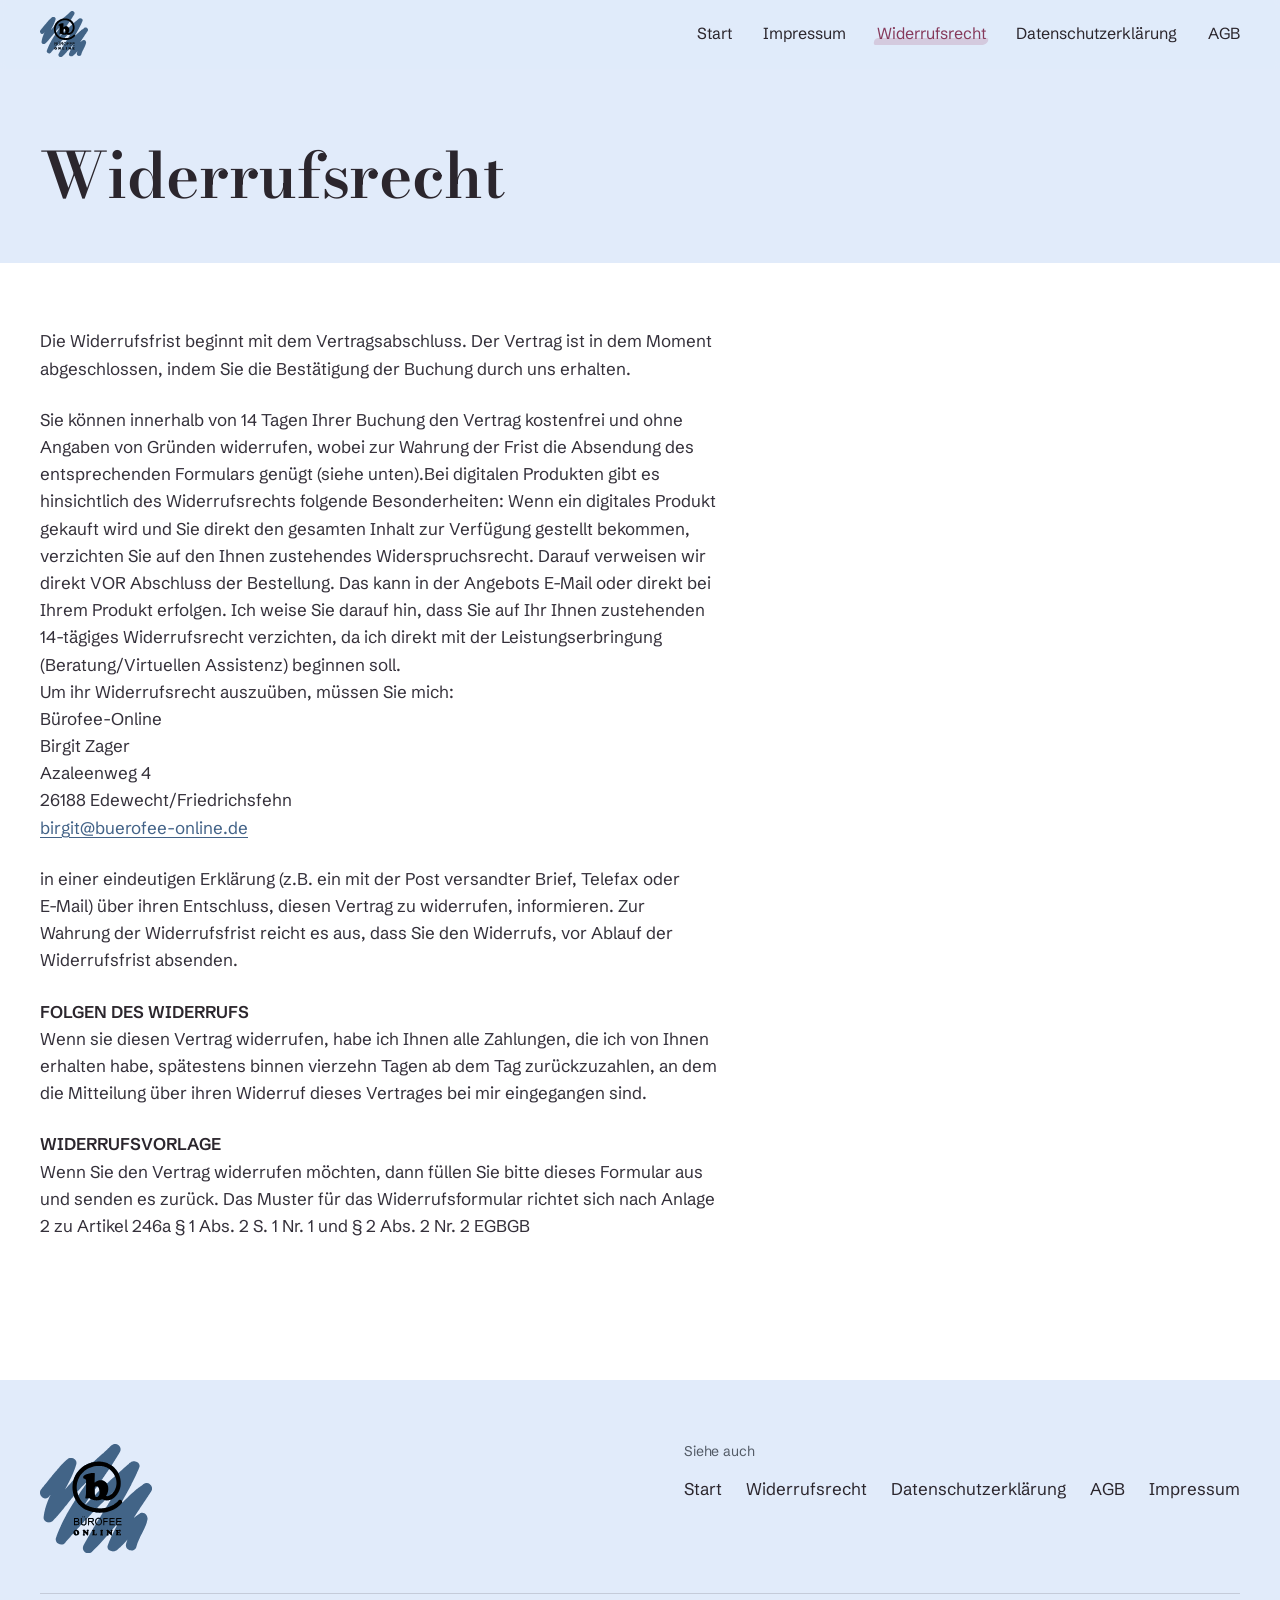
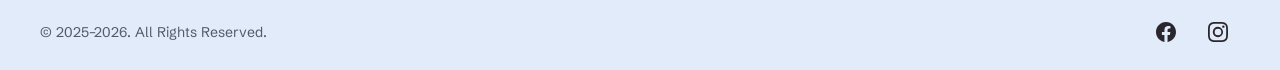
<file: widerrufsrecht.html>
<!DOCTYPE html>
<html lang="de">
<head>
  <meta charset="utf-8">
  <meta name="viewport" content="width=device-width, initial-scale=1">
  <title>BÜROFEE - ONLINE</title>
  <meta name="description" content="bürofee online – Ihre virtuelle Assistenz für Büroorganisation, E-Mail-Management, Terminplanung und mehr. Effizient, zuverlässig und digital. Lassen Sie sich entlasten und gewinnen Sie wertvolle Zeit zurück!">
  <meta name="keywords" content="buerofee, bürofee, buerofee-online, bürofee-online, birgit zager, Oldenburg, Officemanagement, Buchhaltung, Privatpersonen, Struktur, Virtuelle Assistenz, Entlastung, Steuererklärung, Korrekturlesen, Einrichtung, Datenerfassung, Ablage, Steuerberater, Mahnwesen, Umsatzsteuervoranmeldung">
  <meta name="robots" content="index, follow">
  <meta name="author" content="Nicolas Preen">
  <meta name="theme-color" content="#e1ebfa">
  <link rel="canonical" href="https://buerofee-online.de/widerrufsrecht.html">
  <meta property="og:type" content="website">
  <meta property="og:locale" content="de_DE">
  <meta property="og:title" content="BÜROFEE - ONLINE">
  <meta property="og:description" content="bürofee online – Ihre virtuelle Assistenz für Büroorganisation, E-Mail-Management, Terminplanung und mehr. Effizient, zuverlässig und digital. Lassen Sie sich entlasten und gewinnen Sie wertvolle Zeit zurück!">
  <meta property="og:url" content="https://buerofee-online.de/widerrufsrecht.html">
  <meta property="og:image" content="https://buerofee-online.de/assets/img/logo-581.webp">
  <meta name="twitter:card" content="summary">
  <link rel="icon" href="ico/favicon.ico" sizes="any">
  <link rel="icon" type="image/png" sizes="32x32" href="ico/favicon-32x32.png">
  <link rel="icon" type="image/png" sizes="16x16" href="ico/favicon-16x16.png">
  <link rel="apple-touch-icon" sizes="180x180" href="ico/apple-touch-icon.png">
  <link rel="manifest" href="manifest.webmanifest">
  <link rel="stylesheet" href="css/main.css?v=413f9b0a">
  <script src="js/main.js?v=50b15113" defer></script>
</head>
<body class="page-legal">
  <svg class="sprite" xmlns="http://www.w3.org/2000/svg" aria-hidden="true" focusable="false"><!-- Icons: Font Awesome Free 6.7.2 (CC BY 4.0, fontawesome.com/license/free); Facebook/Instagram: Bootstrap Icons (MIT) --><symbol id="i-bars" viewBox="0 0 448 512"><path d="M0 96C0 78.3 14.3 64 32 64l384 0c17.7 0 32 14.3 32 32s-14.3 32-32 32L32 128C14.3 128 0 113.7 0 96zM0 256c0-17.7 14.3-32 32-32l384 0c17.7 0 32 14.3 32 32s-14.3 32-32 32L32 288c-17.7 0-32-14.3-32-32zM448 416c0 17.7-14.3 32-32 32L32 448c-17.7 0-32-14.3-32-32s14.3-32 32-32l384 0c17.7 0 32 14.3 32 32z"/></symbol><symbol id="i-print" viewBox="0 0 512 512"><path d="M128 0C92.7 0 64 28.7 64 64l0 96 64 0 0-96 226.7 0L384 93.3l0 66.7 64 0 0-66.7c0-17-6.7-33.3-18.7-45.3L400 18.7C388 6.7 371.7 0 354.7 0L128 0zM384 352l0 32 0 64-256 0 0-64 0-16 0-16 256 0zm64 32l32 0c17.7 0 32-14.3 32-32l0-96c0-35.3-28.7-64-64-64L64 192c-35.3 0-64 28.7-64 64l0 96c0 17.7 14.3 32 32 32l32 0 0 64c0 35.3 28.7 64 64 64l256 0c35.3 0 64-28.7 64-64l0-64zM432 248a24 24 0 1 1 0 48 24 24 0 1 1 0-48z"/></symbol><symbol id="i-building" viewBox="0 0 384 512"><path d="M48 0C21.5 0 0 21.5 0 48L0 464c0 26.5 21.5 48 48 48l96 0 0-80c0-26.5 21.5-48 48-48s48 21.5 48 48l0 80 96 0c26.5 0 48-21.5 48-48l0-416c0-26.5-21.5-48-48-48L48 0zM64 240c0-8.8 7.2-16 16-16l32 0c8.8 0 16 7.2 16 16l0 32c0 8.8-7.2 16-16 16l-32 0c-8.8 0-16-7.2-16-16l0-32zm112-16l32 0c8.8 0 16 7.2 16 16l0 32c0 8.8-7.2 16-16 16l-32 0c-8.8 0-16-7.2-16-16l0-32c0-8.8 7.2-16 16-16zm80 16c0-8.8 7.2-16 16-16l32 0c8.8 0 16 7.2 16 16l0 32c0 8.8-7.2 16-16 16l-32 0c-8.8 0-16-7.2-16-16l0-32zM80 96l32 0c8.8 0 16 7.2 16 16l0 32c0 8.8-7.2 16-16 16l-32 0c-8.8 0-16-7.2-16-16l0-32c0-8.8 7.2-16 16-16zm80 16c0-8.8 7.2-16 16-16l32 0c8.8 0 16 7.2 16 16l0 32c0 8.8-7.2 16-16 16l-32 0c-8.8 0-16-7.2-16-16l0-32zM272 96l32 0c8.8 0 16 7.2 16 16l0 32c0 8.8-7.2 16-16 16l-32 0c-8.8 0-16-7.2-16-16l0-32c0-8.8 7.2-16 16-16z"/></symbol><symbol id="i-circle-user" viewBox="0 0 512 512"><path d="M399 384.2C376.9 345.8 335.4 320 288 320l-64 0c-47.4 0-88.9 25.8-111 64.2c35.2 39.2 86.2 63.8 143 63.8s107.8-24.7 143-63.8zM0 256a256 256 0 1 1 512 0A256 256 0 1 1 0 256zm256 16a72 72 0 1 0 0-144 72 72 0 1 0 0 144z"/></symbol><symbol id="i-phone-flip" viewBox="0 0 512 512"><path d="M347.1 24.6c7.7-18.6 28-28.5 47.4-23.2l88 24C499.9 30.2 512 46 512 64c0 247.4-200.6 448-448 448c-18 0-33.8-12.1-38.6-29.5l-24-88c-5.3-19.4 4.6-39.7 23.2-47.4l96-40c16.3-6.8 35.2-2.1 46.3 11.6L207.3 368c70.4-33.3 127.4-90.3 160.7-160.7L318.7 167c-13.7-11.2-18.4-30-11.6-46.3l40-96z"/></symbol><symbol id="i-envelope" viewBox="0 0 512 512"><path d="M48 64C21.5 64 0 85.5 0 112c0 15.1 7.1 29.3 19.2 38.4L236.8 313.6c11.4 8.5 27 8.5 38.4 0L492.8 150.4c12.1-9.1 19.2-23.3 19.2-38.4c0-26.5-21.5-48-48-48L48 64zM0 176L0 384c0 35.3 28.7 64 64 64l384 0c35.3 0 64-28.7 64-64l0-208L294.4 339.2c-22.8 17.1-54 17.1-76.8 0L0 176z"/></symbol><symbol id="i-angle-up" viewBox="0 0 448 512"><path d="M201.4 137.4c12.5-12.5 32.8-12.5 45.3 0l160 160c12.5 12.5 12.5 32.8 0 45.3s-32.8 12.5-45.3 0L224 205.3 86.6 342.6c-12.5 12.5-32.8 12.5-45.3 0s-12.5-32.8 0-45.3l160-160z"/></symbol><symbol id="i-facebook" viewBox="0 0 16 16"><path d="M16 8.049c0-4.446-3.582-8.05-8-8.05C3.58 0-.002 3.603-.002 8.05c0 4.017 2.926 7.347 6.75 7.951v-5.625h-2.03V8.05H6.75V6.275c0-2.017 1.195-3.131 3.022-3.131.876 0 1.791.157 1.791.157v1.98h-1.009c-.993 0-1.303.621-1.303 1.258v1.51h2.218l-.354 2.326H9.25V16c3.824-.604 6.75-3.934 6.75-7.951z"/></symbol><symbol id="i-instagram" viewBox="0 0 16 16"><path d="M8 0C5.829 0 5.556.01 4.703.048 3.85.088 3.269.222 2.76.42a3.917 3.917 0 0 0-1.417.923A3.927 3.927 0 0 0 .42 2.76C.222 3.268.087 3.85.048 4.7.01 5.555 0 5.827 0 8.001c0 2.172.01 2.444.048 3.297.04.852.174 1.433.372 1.942.205.526.478.972.923 1.417.444.445.89.719 1.416.923.51.198 1.09.333 1.942.372C5.555 15.99 5.827 16 8 16s2.444-.01 3.298-.048c.851-.04 1.434-.174 1.943-.372a3.916 3.916 0 0 0 1.416-.923c.445-.445.718-.891.923-1.417.197-.509.332-1.09.372-1.942C15.99 10.445 16 10.173 16 8s-.01-2.445-.048-3.299c-.04-.851-.175-1.433-.372-1.941a3.926 3.926 0 0 0-.923-1.417A3.911 3.911 0 0 0 13.24.42c-.51-.198-1.092-.333-1.943-.372C10.443.01 10.172 0 7.998 0h.003zm-.717 1.442h.718c2.136 0 2.389.007 3.232.046.78.035 1.204.166 1.486.275.373.145.64.319.92.599.28.28.453.546.598.92.11.281.24.705.275 1.485.039.843.047 1.096.047 3.231s-.008 2.389-.047 3.232c-.035.78-.166 1.203-.275 1.485a2.47 2.47 0 0 1-.599.919c-.28.28-.546.453-.92.598-.28.11-.704.24-1.485.276-.843.038-1.096.047-3.232.047s-2.39-.009-3.233-.047c-.78-.036-1.203-.166-1.485-.276a2.478 2.478 0 0 1-.92-.598 2.48 2.48 0 0 1-.6-.92c-.109-.281-.24-.705-.275-1.485-.038-.843-.046-1.096-.046-3.233 0-2.136.008-2.388.046-3.231.036-.78.166-1.204.276-1.486.145-.373.319-.64.599-.92.28-.28.546-.453.92-.598.282-.11.705-.24 1.485-.276.738-.034 1.024-.044 2.515-.045v.002zm4.988 1.328a.96.96 0 1 0 0 1.92.96.96 0 0 0 0-1.92zm-4.27 1.122a4.109 4.109 0 1 0 0 8.217 4.109 4.109 0 0 0 0-8.217zm0 1.441a2.667 2.667 0 1 1 0 5.334 2.667 2.667 0 0 1 0-5.334z"/></symbol></svg>
  <a class="skip-link" href="#main">Zum Inhalt springen</a>
  <button type="button" id="scrollToTopButton" class="to-top" aria-label="Nach oben"><svg class="icon icon--angle-up" aria-hidden="true" focusable="false"><use href="#i-angle-up"></use></svg></button>
  <header class="site-header" id="topbar">
    <div class="wrap site-header__inner">
      <a class="brand" href="index.html"><img class="brand__logo" src="assets/img/logo.svg" width="581" height="566" alt="Logo von buerofee-online" fetchpriority="low" decoding="async"></a>
      <nav class="navbar" aria-label="Hauptnavigation">
        <button class="navbar__toggler" type="button" data-offcanvas-open aria-controls="offcanvasNavbar" aria-expanded="false" aria-label="Menü öffnen"><svg class="icon icon--bars" aria-hidden="true" focusable="false"><use href="#i-bars"></use></svg></button>
        <div class="offcanvas" id="offcanvasNavbar">
          <div class="offcanvas__header">
            <p class="offcanvas__title" id="offcanvasNavbarLabel">Menü</p>
            <button type="button" class="offcanvas__close" data-offcanvas-close aria-label="Schließen"></button>
          </div>
          <div class="offcanvas__body">
            <ul class="nav-list">
              <li><a class="nav-list__link" href="index.html">Start</a></li>
              <li><a class="nav-list__link" href="impressum.html">Impressum</a></li>
              <li><a class="nav-list__link is-active" href="widerrufsrecht.html" aria-current="page">Widerrufsrecht</a></li>
              <li><a class="nav-list__link" href="datenschutz.html">Datenschutzerklärung</a></li>
              <li><a class="nav-list__link" href="agb.html">AGB</a></li>
            </ul>
          </div>
        </div>
      </nav>
    </div>
  </header>
  <main id="main">
    <section id="heroSection" class="page-hero">
      <div class="wrap">
        <h1 class="page-hero__title">Widerrufsrecht</h1>
      </div>
    </section>
    <section class="legal">
      <div class="wrap legal__grid">
        <div class="legal__inner">
                <p>
                    Die Widerrufsfrist beginnt mit dem Vertragsabschluss. Der Vertrag ist in dem Moment abgeschlossen, indem Sie die Bestätigung der Buchung durch uns erhalten.
                </p>
                <p>
                    Sie können innerhalb von 14 Tagen Ihrer Buchung den Vertrag kostenfrei und ohne Angaben von Gründen
widerrufen, wobei zur Wahrung der Frist die Absendung des entsprechenden Formulars genügt (siehe unten).
​Bei digitalen Produkten gibt es hinsichtlich des Widerrufsrechts folgende Besonderheiten:
Wenn ein digitales Produkt gekauft wird und Sie direkt den gesamten Inhalt zur Verfügung gestellt bekommen,
verzichten Sie auf den Ihnen zustehendes Widerspruchsrecht. Darauf verweisen wir direkt VOR Abschluss der
Bestellung. Das kann in der Angebots E-Mail oder direkt bei Ihrem Produkt erfolgen.
Ich weise Sie darauf hin, dass Sie auf Ihr Ihnen zustehenden 14-tägiges Widerrufsrecht verzichten, da ich direkt
mit der Leistungserbringung (Beratung/Virtuellen Assistenz) beginnen soll.<br>
​Um ihr Widerrufsrecht auszuüben, müssen Sie mich:<br>
                    Bürofee-Online<br>
                    Birgit Zager<br>
                    Azaleenweg 4<br>
                    26188 Edewecht/Friedrichsfehn<br>
                    <a href="mailto:birgit@buerofee-online.de">birgit@buerofee-online.de</a><br>
                </p>
                <p>
                    ​in einer eindeutigen Erklärung (z.B. ein mit der Post versandter Brief, Telefax oder E-Mail) über ihren
Entschluss, diesen Vertrag zu widerrufen, informieren. Zur Wahrung der Widerrufsfrist reicht es aus, dass
Sie den Widerrufs, vor Ablauf der Widerrufsfrist absenden.
                </p>
                <p>
                    <strong>FOLGEN DES WIDERRUFS</strong><br>
                    Wenn sie diesen Vertrag widerrufen, habe ich Ihnen alle Zahlungen, die ich von Ihnen erhalten habe, spätestens
binnen vierzehn Tagen ab dem Tag zurückzuzahlen, an dem die Mitteilung über ihren Widerruf dieses Vertrages
bei mir eingegangen sind.
                </p>
                <p>
                    <strong>WIDERRUFSVORLAGE</strong><br>
                    Wenn Sie den Vertrag widerrufen möchten, dann füllen Sie bitte dieses Formular aus und senden es zurück.
Das Muster für das Widerrufsformular richtet sich nach Anlage 2 zu Artikel 246a § 1 Abs. 2 S. 1 Nr. 1 und § 2
Abs. 2 Nr. 2 EGBGB
                </p>
        </div>
      </div>
    </section>
  </main>
  <footer class="site-footer">
    <div class="wrap footer__main">
      <a class="footer__logo-link" href="index.html"><img class="footer__logo" src="assets/img/logo.svg" width="581" height="566" alt="Logo von buerofee-online" loading="lazy" decoding="async"></a>
      <div class="footer__nav">
        <h2 class="footer__title">Siehe auch</h2>
        <ul class="footer__list">
            <li><a href="index.html" class="footer__link">Start</a></li>
            <li><a href="widerrufsrecht.html" class="footer__link">Widerrufsrecht</a></li>
            <li><a href="datenschutz.html" class="footer__link">Datenschutzerklärung</a></li>
            <li><a href="agb.html" class="footer__link">AGB</a></li>
            <li><a href="impressum.html" class="footer__link">Impressum</a></li>
        </ul>
      </div>
    </div>
    <div class="wrap footer__bar">
      <p class="footer__copy">© 2025–2026. All Rights Reserved.</p>
      <ul class="social">
        <li><a class="social__link" href="https://www.facebook.com/buerofeeonline" target="_blank" rel="noopener noreferrer" aria-label="Facebook"><svg class="icon icon--social" aria-hidden="true" focusable="false"><use href="#i-facebook"></use></svg></a></li>
        <li><a class="social__link" href="https://www.instagram.com/buerofeeonline" target="_blank" rel="noopener noreferrer" aria-label="Instagram"><svg class="icon icon--social" aria-hidden="true" focusable="false"><use href="#i-instagram"></use></svg></a></li>
      </ul>
    </div>
  </footer>
</body>
</html>
</file>
<file: css/main.css>
@layer tokens,base,layout,components,utilities,motion,a11y;@layer tokens{:root{--paper: #e1ebfa;--paper-soft: #f1f5fc;--cream: #f2ebe5;--white: #fff;--ink: #2b262d;--text: #34303a;--muted: #535b66;--marker: #426287;--marker-deep: #2c4562;--slate: #647295;--plum: #9f496e;--plum-deep: #86395b;--rule: rgb(43 38 45 / .16);--on-dark: #fff;--on-dark-muted: rgb(255 255 255 / .82);--font-display: "Bodoni Moda", "Bodoni 72", "Didot", Georgia, "Times New Roman", serif;--font-sans: "Schibsted Grotesk", system-ui, -apple-system, "Segoe UI", Roboto, Arial, sans-serif;--fs-small: .875rem;--fs-body: 1.0625rem;--fs-lead: clamp(1.125rem, 1rem + .4vw, 1.3125rem);--fs-h3: clamp(1.375rem, 1.2rem + .6vw, 1.75rem);--fs-h2: clamp(2.25rem, 1.4rem + 3.2vw, 4.25rem);--fs-hero: clamp(3.25rem, 1.4rem + 5.6vw, 7.5rem);--lh-body: 1.6;--space-1: .5rem;--space-2: 1rem;--space-3: 1.5rem;--space-4: 2.5rem;--space-5: 4rem;--space-section: clamp(4rem, 2.5rem + 6vw, 9rem);--gutter: clamp(1rem, .5rem + 2.5vw, 3rem);--wrap: 78rem;--radius-s: 4px;--radius-pill: 999px;--shadow-lift: 0 1px 0 rgb(43 38 45 / .06), 0 12px 32px -18px rgb(44 69 98 / .45);--dur-fast: .15s;--dur-mid: .3s;--dur-slow: .6s;--ease-out: cubic-bezier(.22, 1, .36, 1);--header-h: 4.25rem;--z-header: 1020;--z-backdrop: 1040;--z-offcanvas: 1050}}@layer base{/*! Schriften: Bodoni Moda (c) 2020 The Bodoni Moda Project Authors; Schibsted Grotesk (c) 2023 The Schibsted-Grotesk Project Authors. Beide SIL Open Font License 1.1, Lizenztexte in assets/fonts/. Latin-Subset von Fontsource, unveraendert. */@font-face{font-family:Bodoni Moda;src:url(../assets/fonts/bodoni-moda-latin-600-normal.woff2) format("woff2");font-weight:600;font-style:normal;font-display:swap}@font-face{font-family:Schibsted Grotesk;src:url(../assets/fonts/schibsted-grotesk-latin-400-normal.woff2) format("woff2");font-weight:400;font-style:normal;font-display:swap}@font-face{font-family:Schibsted Grotesk;src:url(../assets/fonts/schibsted-grotesk-latin-600-normal.woff2) format("woff2");font-weight:600;font-style:normal;font-display:swap}*,*:before,*:after{box-sizing:border-box}html{font-size:clamp(100%,.8125rem + .234vw,125%);overflow-x:clip;scroll-padding-top:calc(var(--header-h) + 1rem);-webkit-text-size-adjust:100%;text-size-adjust:100%}@media(prefers-reduced-motion:no-preference){html{scroll-behavior:smooth}}body{margin:0;overflow-x:clip;font-family:var(--font-sans);font-size:var(--fs-body);line-height:var(--lh-body);color:var(--text);background:var(--white);-webkit-font-smoothing:antialiased;font-kerning:normal}h1,h2,h3,h4{margin:0 0 var(--space-2);color:var(--ink);text-wrap:balance}h1,h2{font-family:var(--font-display);font-weight:600;line-height:1.04;letter-spacing:-.01em}h3{font-size:var(--fs-h3);font-weight:600;line-height:1.2}p{margin:0 0 var(--space-2);text-wrap:pretty}ul{margin:0 0 var(--space-2)}strong{font-weight:600;color:var(--ink)}a{color:var(--marker);text-decoration-thickness:1px;text-underline-offset:.18em}a:hover{color:var(--plum)}img,svg{vertical-align:middle}img{max-width:100%;height:auto}figure{margin:0}button{margin:0;font:inherit;color:inherit;cursor:pointer}[hidden]{display:none!important}::selection{background:var(--marker);color:#fff}}@layer layout{.wrap{width:min(100% - 2 * var(--gutter),var(--wrap));margin-inline:auto}.section-title{font-size:var(--fs-h2);margin-bottom:var(--space-4)}.hyphens{hyphens:auto}@media(min-width:992px){.hyphens{hyphens:manual}}}@layer components{.icon{display:inline-block;height:1em;width:1em;overflow:visible;vertical-align:-.125em;fill:currentColor}.icon--bars{width:.875em}.icon--building{width:.75em}.icon--angle-up{width:.875em}.icon--social{width:1.25rem;height:1.25rem}.site-header{position:fixed;inset:0 0 auto;z-index:var(--z-header);background:#e1ebfae0;-webkit-backdrop-filter:saturate(1.4) blur(10px);backdrop-filter:saturate(1.4) blur(10px);border-bottom:1px solid transparent;transition:border-color var(--dur-mid) ease,background-color var(--dur-mid) ease}.site-header.is-shrunk{border-bottom-color:var(--rule);background:#f1f5fceb}.site-header__inner{display:flex;align-items:center;justify-content:space-between;gap:var(--space-2);min-height:var(--header-h)}.brand{display:inline-flex;align-items:center;padding:.25rem;margin-left:-.25rem;border-radius:var(--radius-s)}.brand__logo{width:3rem;height:auto;aspect-ratio:581 / 566}.navbar{display:flex;align-items:center}.navbar__toggler{display:inline-grid;place-items:center;min-width:44px;min-height:44px;padding:0;font-size:1.25rem;color:var(--ink);background:transparent;border:1px solid var(--rule);border-radius:var(--radius-pill);transition:background-color var(--dur-fast) ease,border-color var(--dur-fast) ease}.navbar__toggler:hover{background:var(--white);border-color:var(--marker)}.offcanvas{position:fixed;top:0;right:0;bottom:0;z-index:var(--z-offcanvas);display:flex;flex-direction:column;width:min(22rem,86vw);visibility:hidden;background:var(--paper-soft);outline:0;box-shadow:-24px 0 48px -24px #2c456273;transform:translate(100%);transition:transform var(--dur-mid) var(--ease-out),visibility 0s var(--dur-mid)}.offcanvas.is-open{transform:none;visibility:visible;transition:transform var(--dur-mid) var(--ease-out)}.offcanvas__header{display:flex;align-items:center;justify-content:space-between;padding:var(--space-2) var(--gutter);min-height:var(--header-h);border-bottom:1px solid var(--rule)}.offcanvas__title{margin:0;font-family:var(--font-display);font-size:1.5rem;font-weight:600;color:var(--ink)}.offcanvas__close{width:44px;height:44px;padding:0;margin-right:-.5rem;border:0;border-radius:var(--radius-pill);background:transparent url("data:image/svg+xml,%3csvg xmlns='http://www.w3.org/2000/svg' viewBox='0 0 16 16' fill='%232b262d'%3e%3cpath d='M.293.293a1 1 0 011.414 0L8 6.586 14.293.293a1 1 0 111.414 1.414L9.414 8l6.293 6.293a1 1 0 01-1.414 1.414L8 9.414l-6.293 6.293a1 1 0 01-1.414-1.414L6.586 8 .293 1.707a1 1 0 010-1.414z'/%3e%3c/svg%3e") center/.875rem no-repeat;transition:background-color var(--dur-fast) ease}.offcanvas__close:hover{background-color:var(--paper)}.offcanvas__body{flex-grow:1;padding:var(--space-3) var(--gutter);overflow-y:auto}.backdrop{position:fixed;inset:0;z-index:var(--z-backdrop);background:#2b262d73;opacity:0;transition:opacity var(--dur-mid) ease}.backdrop.is-visible{opacity:1}.nav-list{display:flex;flex-direction:column;gap:.25rem;padding:0;margin:0;list-style:none}.nav-list__link{position:relative;isolation:isolate;display:flex;align-items:center;min-height:44px;padding:.25rem 0;font-size:1.25rem;color:var(--ink);text-decoration:none}.nav-list__link:after{content:"";position:absolute;left:-.15em;right:-.15em;bottom:.55rem;height:.45em;z-index:-1;background:var(--marker);opacity:.22;border-radius:.3em .15em .35em .2em;transform:scaleX(0) skew(-12deg);transform-origin:left center;transition:transform var(--dur-mid) var(--ease-out)}.nav-list__link:hover{color:var(--ink)}.nav-list__link:hover:after{transform:scaleX(1) skew(-12deg)}.nav-list__link.is-active{color:var(--plum-deep)}.nav-list__link.is-active:after{transform:scaleX(1) skew(-12deg);background:var(--plum);opacity:.2}@media(min-width:992px){.navbar__toggler{display:none}.offcanvas{position:static;width:auto;visibility:visible;background:transparent;box-shadow:none;transform:none;transition:none}.offcanvas__header{display:none}.offcanvas__body{padding:0;overflow:visible}.nav-list{flex-direction:row;gap:clamp(1rem,2.4vw,2.25rem)}.nav-list__link{font-size:1rem}.nav-list__link:after{bottom:.7rem}}.hero{position:relative;padding-top:calc(var(--header-h) + clamp(2.5rem,1rem + 5vw,6rem));padding-bottom:clamp(3rem,2rem + 5vw,7rem);background:var(--paper);overflow:clip}.hero__grid{display:grid;gap:var(--space-4);align-items:center}.hero__media{order:-1;justify-self:start;width:min(46vw,13rem)}.hero__logo{width:100%;aspect-ratio:581 / 566}.hero__title{font-size:var(--fs-hero);line-height:.95;letter-spacing:-.025em;margin-bottom:var(--space-3)}.hero__line{display:block}.hero__lead{margin-bottom:var(--space-3);font-weight:600;font-size:var(--fs-small);letter-spacing:.12em;color:var(--marker-deep)}.hero__intro{max-width:34rem;font-size:var(--fs-lead);line-height:1.55;color:var(--text)}@media(min-width:992px){.hero__grid{grid-template-columns:minmax(0,7fr) minmax(0,5fr);gap:var(--space-5)}.hero__media{order:0;width:100%;max-width:30rem;justify-self:end}}.services{padding-block:var(--space-section);background:var(--white)}.services__grid{display:grid;gap:var(--space-3)}.services__title{max-width:16ch}.ledger{border-top:2px solid var(--ink)}.ledger__row{display:grid;grid-template-columns:3.25rem minmax(0,1fr);column-gap:var(--space-3);row-gap:var(--space-1);padding-block:var(--space-4);border-bottom:1px solid var(--rule)}.ledger__row:last-child{border-bottom:0}.ledger__icon{grid-row:span 2;display:grid;place-items:center;width:3.25rem;height:3.25rem;border-radius:50%;font-size:1.25rem;color:var(--white);background:var(--accent)}.ledger__icon--slate{--accent: var(--slate)}.ledger__icon--plum{--accent: var(--plum)}.ledger__icon--ink{--accent: var(--ink)}.ledger__title{margin:.6rem 0 0}.ledger__text{max-width:60ch;margin:0;color:var(--muted)}@media(min-width:992px){.services__grid{grid-template-columns:minmax(0,5fr) minmax(0,7fr);gap:var(--space-5);align-items:start}.services__title,.about__title{font-size:clamp(2.25rem,1rem + 2.6vw,3.75rem)}.services__title{position:sticky;top:calc(var(--header-h) + 2rem)}}.band{background-color:#2a2a2c;background-image:url(../assets/img/band-640.webp);background-position:50%;background-size:cover}@media(min-width:641px){.band{background-image:url(../assets/img/band-960.webp)}}@media(min-width:961px){.band{background-image:url(../assets/img/band-1280.webp)}}@media(min-width:1250px)and (hover:hover){.band{background-attachment:fixed}}.band__inner{padding-block:clamp(5rem,3rem + 8vw,11rem)}.band__title{max-width:18ch;margin-bottom:var(--space-3);font-size:var(--fs-h2);color:var(--white);text-shadow:0 1px 24px rgb(0 0 0 / .35)}.band__title--sub{max-width:26ch;margin:0 0 0 auto;font-family:var(--font-sans);font-weight:400;font-size:var(--fs-h3);line-height:1.35;letter-spacing:0;text-align:right}.faq{padding-block:var(--space-section);background:var(--cream)}.faq__grid{display:grid;gap:var(--space-4)}.faq__media{position:relative}.faq__img{display:block;width:100%;aspect-ratio:2418 / 1614;object-fit:cover;border-radius:var(--radius-s)}.faq__lead{max-width:40rem;margin-bottom:var(--space-4);font-size:var(--fs-lead);color:var(--muted)}@media(min-width:992px){.faq__grid{grid-template-columns:minmax(0,5fr) minmax(0,7fr);gap:var(--space-5);align-items:start}.faq__media{position:sticky;top:calc(var(--header-h) + 2rem)}.faq__img{aspect-ratio:4 / 5}}.accordion{border-top:2px solid var(--ink)}.accordion__item{border-bottom:1px solid var(--rule)}.accordion__header{margin:0;font-size:inherit}.accordion__button{display:flex;align-items:center;gap:var(--space-3);width:100%;min-height:44px;padding:var(--space-3) 0;font-size:var(--fs-lead);font-weight:600;line-height:1.35;color:var(--ink);text-align:left;background:transparent;border:0;transition:color var(--dur-fast) ease}.accordion__q{flex:1}.accordion__button:hover,.accordion__button[aria-expanded=true]{color:var(--marker-deep)}.accordion__sign{position:relative;flex:none;width:2.25rem;height:2.25rem;border:1px solid currentColor;border-radius:50%;transition:background-color var(--dur-fast) ease,color var(--dur-fast) ease}.accordion__sign:before,.accordion__sign:after{content:"";position:absolute;left:50%;top:50%;width:.875rem;height:2px;margin:-1px 0 0 -.4375rem;background:currentColor;border-radius:1px;transition:transform var(--dur-mid) var(--ease-out)}.accordion__sign:after{transform:rotate(90deg)}.accordion__button[aria-expanded=true] .accordion__sign{background:var(--marker-deep);color:var(--white)}.accordion__button[aria-expanded=true] .accordion__sign:after{transform:rotate(0)}.accordion__body{padding:0 0 var(--space-3);max-width:62ch;color:var(--text)}.accordion__body p{margin:0}.accordion__panel{overflow:hidden}@media(scripting:enabled){.accordion__panel{height:0;visibility:hidden;transition:height var(--dur-mid) var(--ease-out),visibility 0s var(--dur-mid)}.accordion__panel.is-open{visibility:visible;transition:height var(--dur-mid) var(--ease-out)}}.about{padding-block:var(--space-section);background:var(--white)}.about__title{max-width:16ch}.timeline{position:relative;padding:0;margin:0;list-style:none}.timeline:before{content:"";position:absolute;top:.6rem;bottom:.6rem;left:.5rem;width:2px;background:var(--paper)}.timeline__item{--accent: var(--slate);position:relative;display:grid;gap:.25rem var(--space-4);padding:0 0 var(--space-4) 2.5rem}.timeline__item:last-child{padding-bottom:0}.timeline__item--plum{--accent: var(--plum)}.timeline__item:before{content:"";position:absolute;left:0;top:.55rem;width:1.125rem;height:1.125rem;border:3px solid var(--accent);border-radius:50%;background:var(--white)}.timeline__date{font-family:var(--font-display);font-weight:600;font-size:clamp(1.75rem,1.3rem + 1.6vw,2.75rem);line-height:1.1;color:var(--accent);font-variant-numeric:lining-nums}.timeline__title{font-weight:600;font-size:1.125rem;color:var(--ink)}.timeline__descr{color:var(--muted)}@media(min-width:768px){.timeline:before{left:15.5rem}.timeline__item{grid-template-columns:13.5rem minmax(0,1fr);padding-left:0;column-gap:4.5rem}.timeline__item:before{left:calc(15rem + 1px)}.timeline__date{text-align:right}.timeline__content{padding-top:.45rem}}@media(min-width:992px){.about__grid{display:grid;grid-template-columns:minmax(0,4fr) minmax(0,8fr);gap:var(--space-5);align-items:start}.about__title{position:sticky;top:calc(var(--header-h) + 2rem)}}.contact{padding-block:var(--space-section);background:var(--marker-deep);color:var(--on-dark-muted)}.contact__grid{display:grid;gap:var(--space-4);align-items:center}.contact__image{width:min(100%,20rem);aspect-ratio:360 / 504;border-radius:var(--radius-s);background:#8a8d93 url(../assets/img/portrait-360.webp) center / cover no-repeat;box-shadow:1rem 1rem 0 0 var(--marker)}.contact__title{margin-bottom:var(--space-3);color:var(--on-dark)}.contact__text{max-width:36rem;margin-bottom:var(--space-4);font-size:var(--fs-lead)}.contact__item{display:flex;align-items:flex-start;gap:var(--space-2);padding-block:var(--space-3);border-top:1px solid rgb(255 255 255 / .22)}.contact__icon{display:grid;place-items:center;flex:none;width:2.75rem;height:2.75rem;border-radius:50%;font-size:1.05rem;color:var(--marker-deep);background:var(--paper)}.contact__label{margin:0 0 .125rem;font-family:var(--font-sans);font-size:var(--fs-small);font-weight:400;color:var(--on-dark-muted)}.contact__link{font-family:var(--font-display);font-weight:600;font-size:clamp(1.375rem,1rem + 1.8vw,2.25rem);line-height:1.2;color:var(--on-dark);text-decoration:none;overflow-wrap:anywhere;background:linear-gradient(currentColor,currentColor) 0 100% / 0 1px no-repeat;transition:background-size var(--dur-mid) var(--ease-out)}.contact__link:hover{color:var(--on-dark);background-size:100% 1px}@media(min-width:768px){.contact__grid{grid-template-columns:minmax(0,5fr) minmax(0,7fr);gap:var(--space-5)}.contact__image{width:100%;max-width:22rem;justify-self:center}}.site-footer{background:var(--paper);color:var(--text)}.footer__main{display:flex;flex-wrap:wrap;align-items:flex-start;justify-content:space-between;gap:var(--space-4);padding-block:var(--space-5) var(--space-4)}.footer__logo-link{display:inline-block;border-radius:var(--radius-s)}.footer__logo{width:7rem;aspect-ratio:581 / 566}.footer__title{margin-bottom:var(--space-1);font-family:var(--font-sans);font-size:var(--fs-small);font-weight:400;color:var(--muted)}.footer__list{display:flex;flex-wrap:wrap;gap:0 var(--space-3);padding:0;margin:0;list-style:none}.footer__link{display:inline-flex;align-items:center;min-height:44px;color:var(--ink);text-decoration:none}.footer__link:hover{color:var(--plum-deep);text-decoration:underline}.footer__bar{display:flex;flex-wrap:wrap;align-items:center;justify-content:space-between;gap:var(--space-2);padding-block:var(--space-2);border-top:1px solid var(--rule)}.footer__copy{margin:0;font-size:var(--fs-small);color:var(--muted)}.social{display:flex;gap:var(--space-1);padding:0;margin:0;list-style:none}.social__link{display:grid;place-items:center;width:44px;height:44px;border-radius:50%;color:var(--ink);transition:background-color var(--dur-fast) ease,color var(--dur-fast) ease}.social__link:hover{background:var(--marker-deep);color:var(--white)}.page-hero{padding-top:calc(var(--header-h) + clamp(2.5rem,1.5rem + 4vw,5rem));padding-bottom:clamp(2rem,1rem + 3vw,3.5rem);background:var(--paper)}.page-hero__title{margin:0;font-size:var(--fs-h2)}.legal{padding-block:var(--space-5) var(--space-section)}.legal__inner>*{max-width:68ch}.legal__inner p{margin-bottom:var(--space-3)}.legal__inner a{overflow-wrap:anywhere}.to-top{position:fixed;right:var(--gutter);bottom:var(--gutter);z-index:99;display:grid;place-items:center;width:3rem;height:3rem;padding:0;font-size:1.25rem;color:#fff;background:var(--plum);border:0;border-radius:50%;box-shadow:var(--shadow-lift);visibility:hidden;opacity:0;transition:visibility 0s var(--dur-mid),opacity var(--dur-mid) ease,background-color var(--dur-fast) ease}.to-top.is-visible{visibility:visible;opacity:1;transition:opacity var(--dur-mid) ease,background-color var(--dur-fast) ease}.to-top:hover{background:var(--plum-deep)}}@layer components{.page-home .site-header:not(.is-shrunk) .brand{opacity:0;visibility:hidden}.brand{transition:opacity var(--dur-mid) ease,visibility 0s}.band{background-image:linear-gradient(90deg,#14161c8c,#14161c26),url(../assets/img/band-640.webp)}@media(min-width:641px){.band{background-image:linear-gradient(90deg,#14161c8c,#14161c26),url(../assets/img/band-960.webp)}}@media(min-width:961px){.band{background-image:linear-gradient(90deg,#14161c8c,#14161c26),url(../assets/img/band-1280.webp)}}.timeline__date{font-size:clamp(1.75rem,1.4rem + 1vw,2.25rem)}@media(max-width:767px){.contact__image{width:min(100%,16rem)}}}@layer components{.tw-word{white-space:nowrap}}@layer components{.hero__actions{display:flex;flex-wrap:wrap;align-items:center;gap:var(--space-2) var(--space-3);margin-top:var(--space-4)}.button{display:inline-flex;align-items:center;justify-content:center;min-height:48px;padding:.75rem 1.75rem;font-weight:600;color:var(--white);text-decoration:none;background:var(--marker-deep);border-radius:var(--radius-pill);transition:background-color var(--dur-fast) ease,transform var(--dur-fast) var(--ease-out)}.button:hover{color:var(--white);background:var(--ink)}.overview{display:flex;flex-wrap:wrap;gap:var(--space-1);padding:0;margin:0;list-style:none}.overview__link{--accent: var(--slate);display:inline-flex;align-items:center;gap:.55rem;min-height:44px;padding:.4rem 1rem .4rem .45rem;font-size:var(--fs-small);font-weight:600;color:var(--ink);text-decoration:none;background:#fff9;border:1px solid rgb(66 98 135 / .25);border-radius:var(--radius-pill);transition:background-color var(--dur-fast) ease,border-color var(--dur-fast) ease}.overview__link .icon{box-sizing:content-box;width:.875rem;height:.875rem;padding:.45rem;border-radius:50%;color:var(--white);background:var(--accent)}.overview__link--plum{--accent: var(--plum)}.overview__link--ink{--accent: var(--ink)}.overview__link:hover{color:var(--ink);background:var(--white);border-color:var(--accent)}.ledger__row:target .ledger__title,.ledger__row:focus .ledger__title{color:var(--marker-deep)}.legal__grid{display:grid;gap:var(--space-4)}.legal__h{margin:var(--space-4) 0 var(--space-1);font-family:var(--font-sans);font-size:1.1875rem;font-weight:600;line-height:1.35;letter-spacing:0}.legal__inner>.legal__h:first-child{margin-top:0}.legal__h+p{margin-top:0}.toc{align-self:start;border-top:2px solid var(--ink);border-bottom:1px solid var(--rule)}.toc__summary{display:flex;align-items:center;justify-content:space-between;min-height:48px;padding-block:.5rem;font-weight:600;color:var(--ink);cursor:pointer;list-style:none}.toc__summary::-webkit-details-marker{display:none}.toc__summary:after{content:"+";font-size:1.5rem;line-height:1;color:var(--marker);transition:transform var(--dur-mid) var(--ease-out)}.toc[open] .toc__summary:after{transform:rotate(45deg)}.toc__list{margin:0;padding:0 0 var(--space-2);font-size:var(--fs-small);list-style:none}.toc__list li{padding-block:.125rem}.toc__link{display:inline-block;padding-block:.3rem;color:var(--text);text-decoration:none}.toc__link:hover,.toc__link.is-active{color:var(--plum-deep);text-decoration:underline}@media(min-width:992px){.legal--toc .legal__grid{grid-template-columns:minmax(0,4fr) minmax(0,8fr);gap:var(--space-5)}.toc__link{padding-block:.2rem;line-height:1.35}.toc__list li{padding-block:0}}@media(min-width:992px)and (min-height:46rem){.toc{position:sticky;top:calc(var(--header-h) + 1.5rem)}.toc.is-tall{position:static}}}@layer motion{@media(prefers-reduced-motion:no-preference){.hero__actions{animation:fade-rise var(--dur-slow) var(--ease-out) .58s both}.button:active,.overview__link:active{transform:scale(.97)}}@media print{.hero__actions{animation:none!important;opacity:1!important;transform:none!important}}}@layer a11y{@media print{.hero__actions,.toc{display:none!important}.legal--toc .legal__grid{display:block}}}@layer utilities{.sprite{position:absolute;width:0;height:0;overflow:hidden}.skip-link{position:absolute;left:-999px;top:0;z-index:2000;padding:.75rem 1rem;background:var(--white);color:var(--ink);font-weight:600;border-radius:var(--radius-s)}.skip-link:focus{left:.5rem;top:.5rem}mark{background:#fff3b0;color:var(--ink);padding:0 .2em}}@layer motion{:root{--rise: 1.25rem;--ease-in-out: cubic-bezier(.65, 0, .35, 1)}@media(prefers-reduced-motion:no-preference){@keyframes tw-in{0%{opacity:0}to{opacity:1}}@keyframes tw-caret{0%,to{background-image:var(--caret)}}@keyframes tw-caret-end{0%,19%,40%,59%,80%,99%{background-image:var(--caret)}20%,39%,60%,79%,to{background-image:none}}.tw{--caret: linear-gradient(var(--marker-deep), var(--marker-deep));background:no-repeat 100% 70% / .055em .62em;padding-right:.1em;margin-right:-.1em}.hero__lead{animation:fade-rise var(--dur-slow) var(--ease-out) .38s both}.hero__intro{animation:fade-rise var(--dur-slow) var(--ease-out) .48s both}.hero__logo{animation:logo-in 1.1s var(--ease-out) .12s both;transform-origin:30% 70%}@keyframes fade-rise{0%{opacity:0;transform:translateY(var(--rise))}to{opacity:1;transform:none}}@keyframes logo-in{0%{opacity:0;transform:rotate(-8deg) scale(.86) translateY(1rem)}to{opacity:1;transform:none}}.page-hero__title{animation:fade-rise var(--dur-slow) var(--ease-out) both}.js-motion .reveal{opacity:0;transform:translateY(var(--rise));transition:opacity var(--dur-slow) var(--ease-out),transform var(--dur-slow) var(--ease-out);transition-delay:var(--delay, 0ms)}.js-motion .reveal.is-in{opacity:1;transform:none}.js-motion .reveal:focus-within{opacity:1;transform:none;transition-duration:0s;transition-delay:0s}.js-motion .ledger__row.reveal{transform:none;opacity:1}.js-motion .ledger__row.reveal>*{opacity:0;transform:translateY(.75rem);transition:opacity var(--dur-slow) var(--ease-out),transform var(--dur-slow) var(--ease-out);transition-delay:calc(var(--delay, 0ms) + 80ms)}.js-motion .ledger__row.reveal>.ledger__icon{transform:scale(.6) rotate(-20deg);transition-delay:var(--delay, 0ms)}.js-motion .ledger__row.reveal.is-in>*{opacity:1;transform:none}.js-motion .reveal--line{opacity:1;transform:none}.js-motion .reveal--line:before{transform:scaleY(0);transform-origin:top;transition:transform 1.4s var(--ease-in-out)}.js-motion .reveal--line.is-in:before{transform:none}.js-motion .timeline__item.reveal:before{transform:scale(0);transition:transform .45s cubic-bezier(.34,1.56,.64,1);transition-delay:calc(var(--delay, 0ms) + .12s)}.js-motion .timeline__item.reveal.is-in:before{transform:none}.js-motion .contact__image.reveal{transform:translate(-1.5rem)}.js-motion .contact__image.reveal.is-in{transform:none}.js-motion .band__title--sub.reveal{transform:translate(2rem)}.js-motion .band__title--sub.reveal.is-in{transform:none}.to-top{transform:translateY(.75rem);transition:visibility 0s var(--dur-mid),opacity var(--dur-mid) ease,transform var(--dur-mid) var(--ease-out),background-color var(--dur-fast) ease}.to-top.is-visible{transform:none;transition:opacity var(--dur-mid) ease,transform var(--dur-mid) var(--ease-out),background-color var(--dur-fast) ease}.to-top .icon,.social__link .icon,.contact__icon .icon{transition:transform var(--dur-fast) var(--ease-out)}.to-top:hover .icon{transform:translateY(-2px)}.social__link:hover .icon{transform:scale(1.12)}.contact__item:hover .contact__icon .icon{transform:rotate(-12deg)}.to-top:active,.navbar__toggler:active,.social__link:active,.accordion__button:active .accordion__sign{transform:scale(.94)}.accordion__sign{transition:background-color var(--dur-fast) ease,color var(--dur-fast) ease,transform var(--dur-fast) ease}.accordion__body{transition:opacity var(--dur-mid) ease,transform var(--dur-mid) var(--ease-out)}.accordion__panel:not(.is-open) .accordion__body{opacity:0;transform:translateY(-.5rem)}.brand{transition:opacity var(--dur-mid) ease,visibility 0s,transform var(--dur-mid) var(--ease-out)}.page-home .site-header:not(.is-shrunk) .brand{transform:translateY(-.5rem)}.offcanvas .nav-list li{transition:opacity var(--dur-mid) ease,transform var(--dur-mid) var(--ease-out)}@media(max-width:991px){.offcanvas:not(.is-open) .nav-list li{opacity:0;transform:translate(1.5rem)}.offcanvas.is-open .nav-list li:nth-child(2){transition-delay:40ms}.offcanvas.is-open .nav-list li:nth-child(3){transition-delay:80ms}.offcanvas.is-open .nav-list li:nth-child(4){transition-delay:.12s}.offcanvas.is-open .nav-list li:nth-child(5){transition-delay:.16s}}}@media print{.js-motion .reveal,.js-motion .reveal>*,.hero *,.page-hero__title{opacity:1!important;transform:none!important;animation:none!important;transition:none!important}.js-motion .reveal--line:before,.js-motion .timeline__item.reveal:before{transform:none!important}}}@layer a11y{:focus-visible{outline:3px solid var(--focus, var(--plum));outline-offset:3px;border-radius:2px}.contact,.band{--focus: #fff}[tabindex="-1"]:focus{outline:none}@media(scripting:none){.navbar__toggler{display:none}.site-header{position:absolute}.offcanvas{position:static;width:auto;visibility:visible;background:transparent;box-shadow:none;transform:none}.offcanvas__header{display:none}.offcanvas__body{padding:0}.nav-list{flex-direction:row;flex-wrap:wrap;gap:0 1rem;justify-content:flex-end}.nav-list__link{font-size:1rem}}@media(prefers-reduced-motion:reduce){*,*:before,*:after{transition-duration:.01ms!important;animation-duration:.01ms!important;animation-delay:0s!important;scroll-behavior:auto!important}}@media print{.site-header,.to-top,.backdrop,.skip-link,.social{display:none!important}.hero,.page-hero{padding-top:1rem}.band,.contact,.faq,.site-footer,.hero,.page-hero{background:none!important;color:#000}.band__title,.contact__title,.contact__link,.contact__label,.contact{color:#000!important;text-shadow:none}.services__title,.faq__media,.about__title{position:static!important}.contact__image{box-shadow:none}}}@layer motion{@media(prefers-reduced-motion:no-preference){.tw-0{animation:tw-in .12s cubic-bezier(.22,1,.36,1) .35s both,tw-caret 85ms steps(1) .35s}.tw-1{animation:tw-in .12s cubic-bezier(.22,1,.36,1) 435ms both,tw-caret 87ms steps(1) 435ms}.tw-2{animation:tw-in .12s cubic-bezier(.22,1,.36,1) 522ms both,tw-caret 68ms steps(1) 522ms}.tw-3{animation:tw-in .12s cubic-bezier(.22,1,.36,1) .59s both,tw-caret 73ms steps(1) .59s}.tw-4{animation:tw-in .12s cubic-bezier(.22,1,.36,1) 663ms both,tw-caret 82ms steps(1) 663ms}.tw-5{animation:tw-in .12s cubic-bezier(.22,1,.36,1) 745ms both,tw-caret 354ms steps(1) 745ms}.tw-6{animation:tw-in .12s cubic-bezier(.22,1,.36,1) 1099ms both,tw-caret 102ms steps(1) 1099ms}.tw-7{animation:tw-in .12s cubic-bezier(.22,1,.36,1) 1201ms both,tw-caret 89ms steps(1) 1201ms}.tw-8{animation:tw-in .12s cubic-bezier(.22,1,.36,1) 1.29s both,tw-caret 148ms steps(1) 1.29s}.tw-9{animation:tw-in .12s cubic-bezier(.22,1,.36,1) 1438ms both,tw-caret 97ms steps(1) 1438ms}.tw-10{animation:tw-in .12s cubic-bezier(.22,1,.36,1) 1535ms both,tw-caret 93ms steps(1) 1535ms}.tw-11{animation:tw-in .12s cubic-bezier(.22,1,.36,1) 1628ms both,tw-caret .4s steps(1) 1628ms}.tw-12{animation:tw-in .12s cubic-bezier(.22,1,.36,1) 2028ms both,tw-caret 73ms steps(1) 2028ms}.tw-13{animation:tw-in .12s cubic-bezier(.22,1,.36,1) 2101ms both,tw-caret 93ms steps(1) 2101ms}.tw-14{animation:tw-in .12s cubic-bezier(.22,1,.36,1) 2194ms both,tw-caret 69ms steps(1) 2194ms}.tw-15{animation:tw-in .12s cubic-bezier(.22,1,.36,1) 2263ms both,tw-caret 88ms steps(1) 2263ms}.tw-16{animation:tw-in .12s cubic-bezier(.22,1,.36,1) 2351ms both,tw-caret 84ms steps(1) 2351ms}.tw-17{animation:tw-in .12s cubic-bezier(.22,1,.36,1) 2435ms both,tw-caret 70ms steps(1) 2435ms}.tw-18{animation:tw-in .12s cubic-bezier(.22,1,.36,1) 2505ms both,tw-caret-end 2.6s linear 2505ms}}}
</file>
